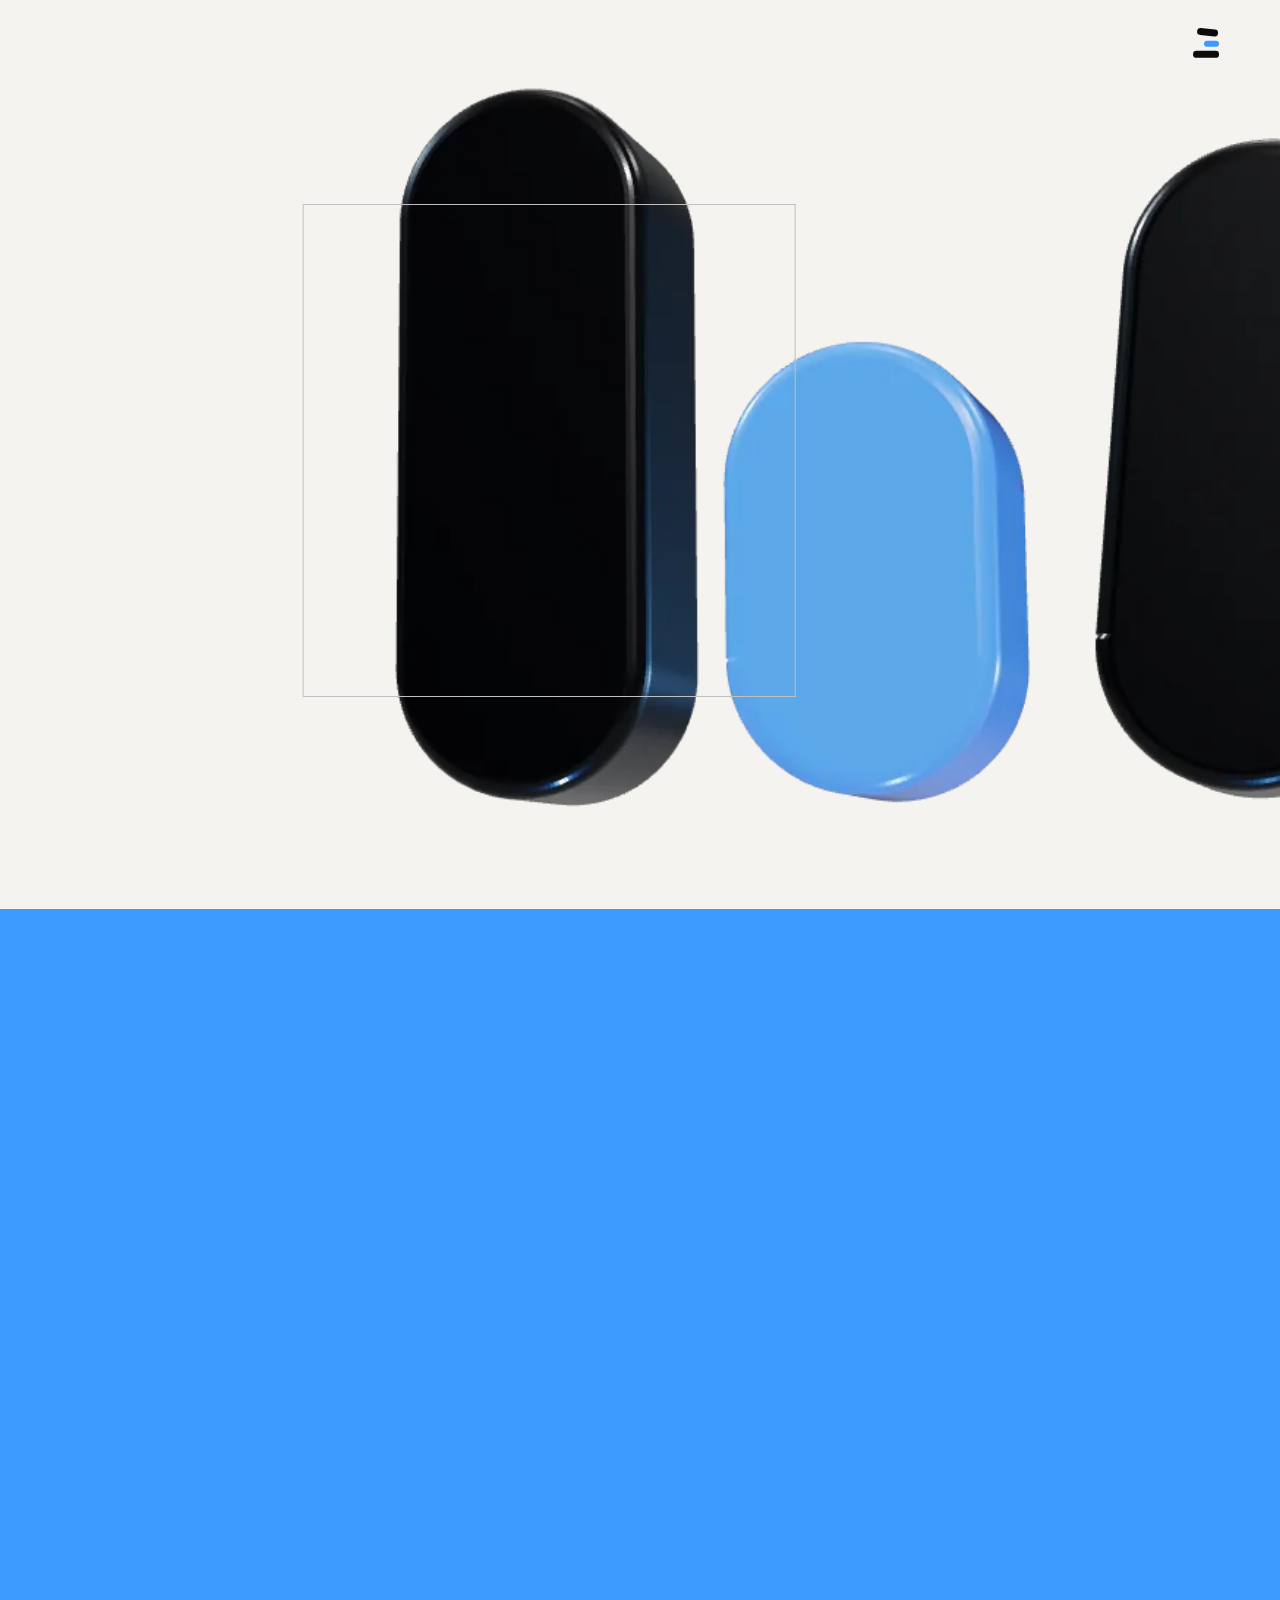
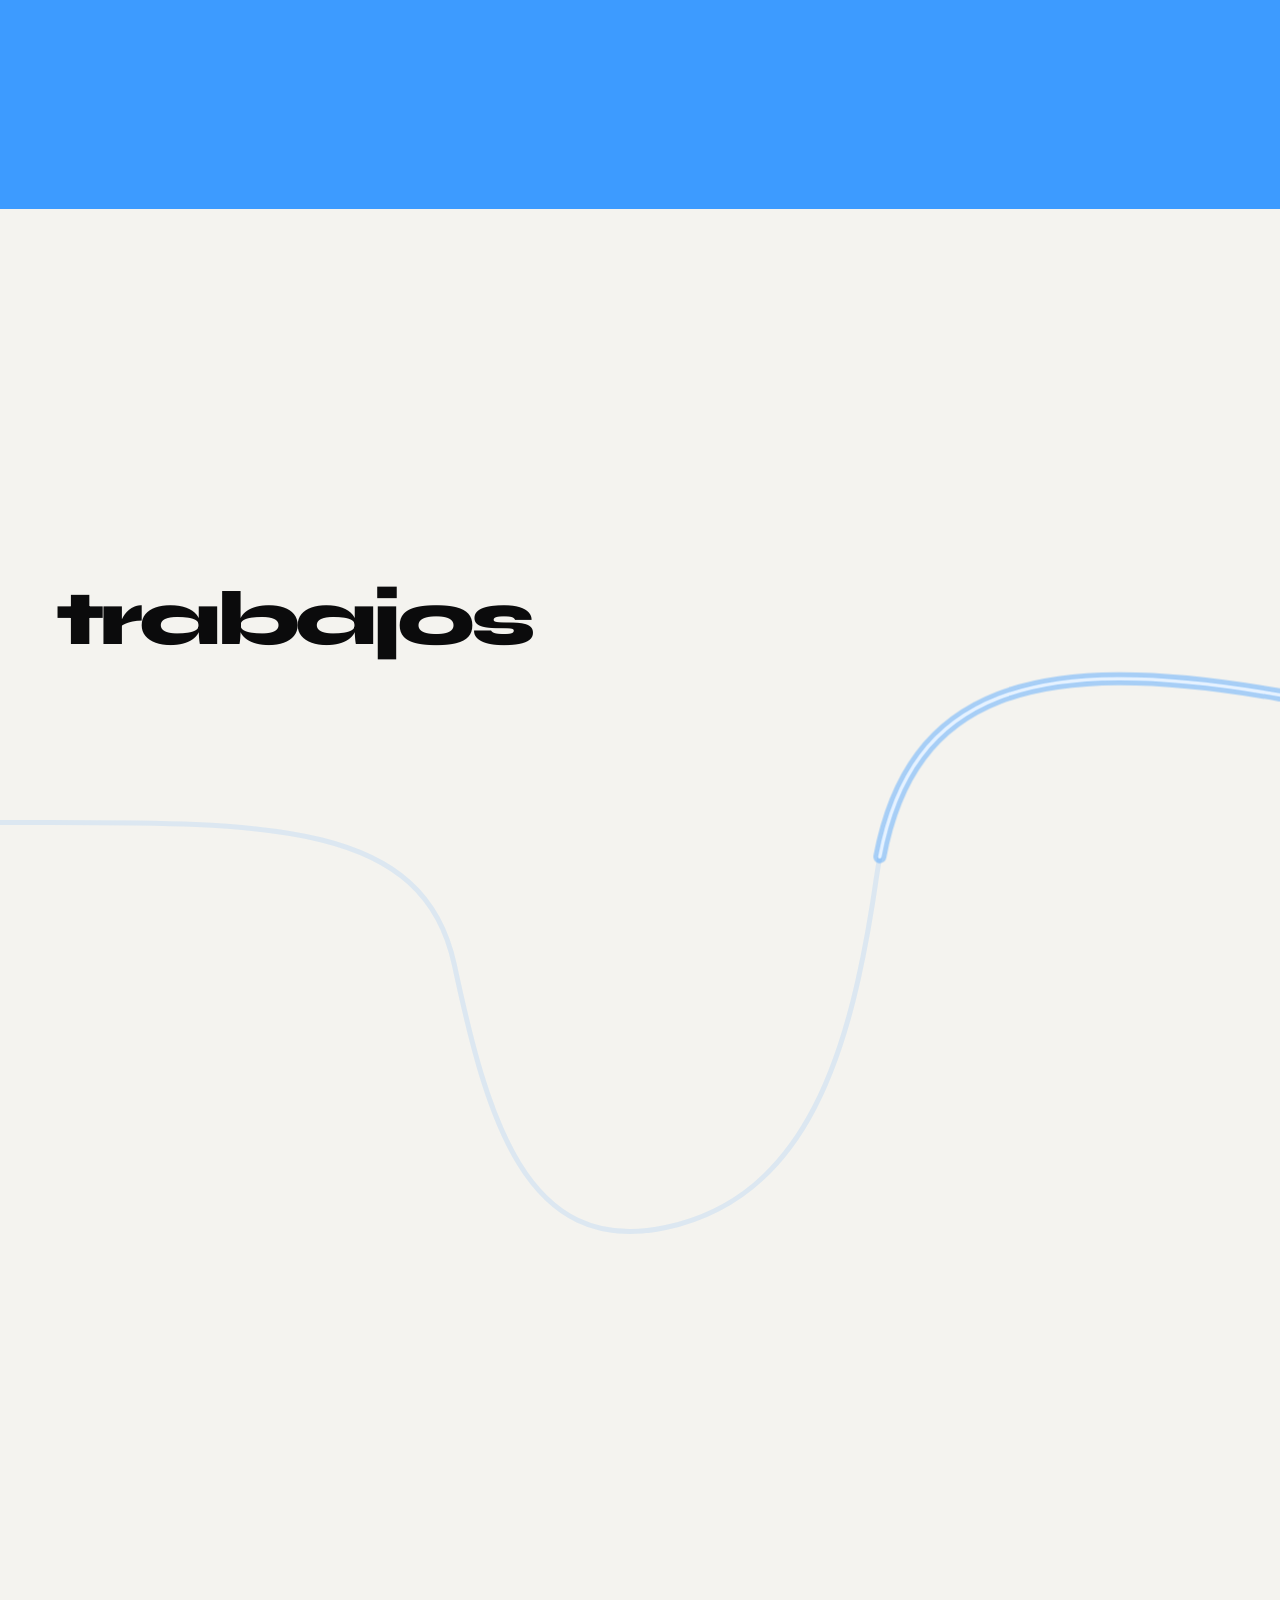
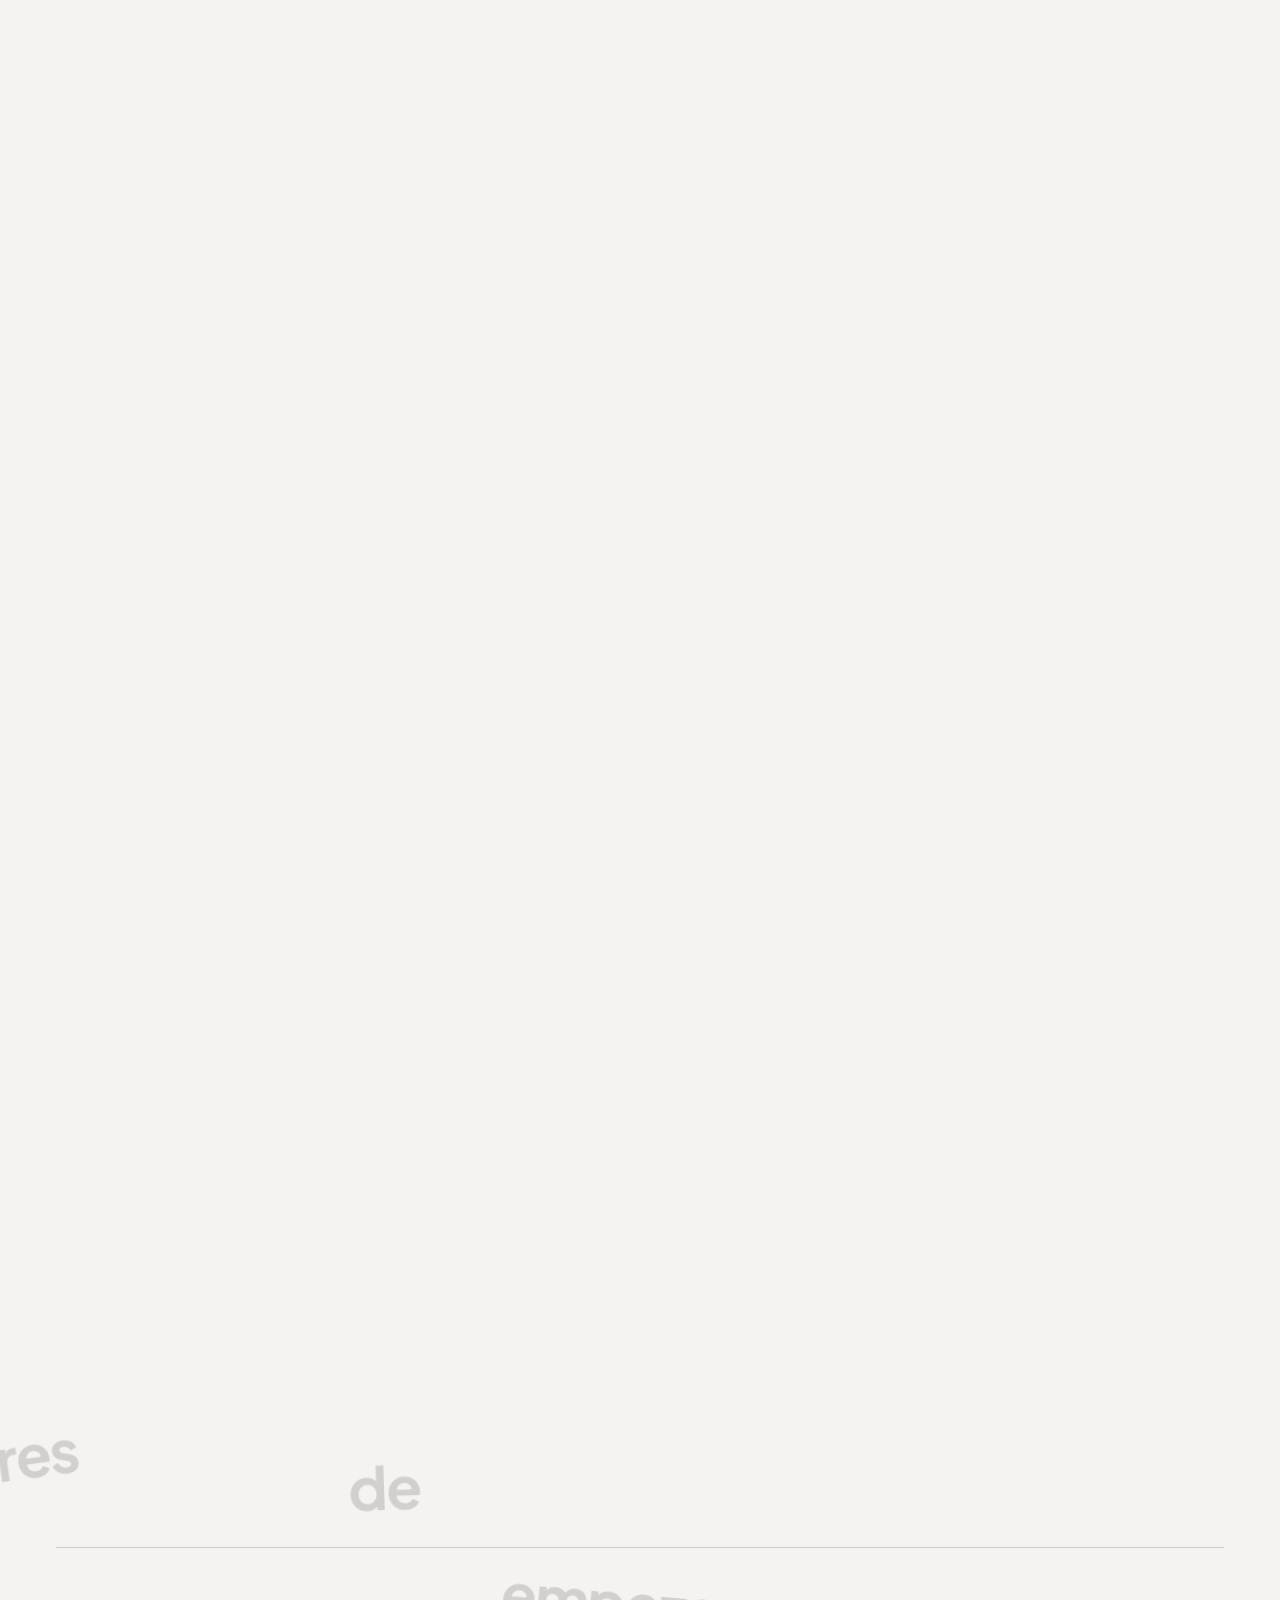
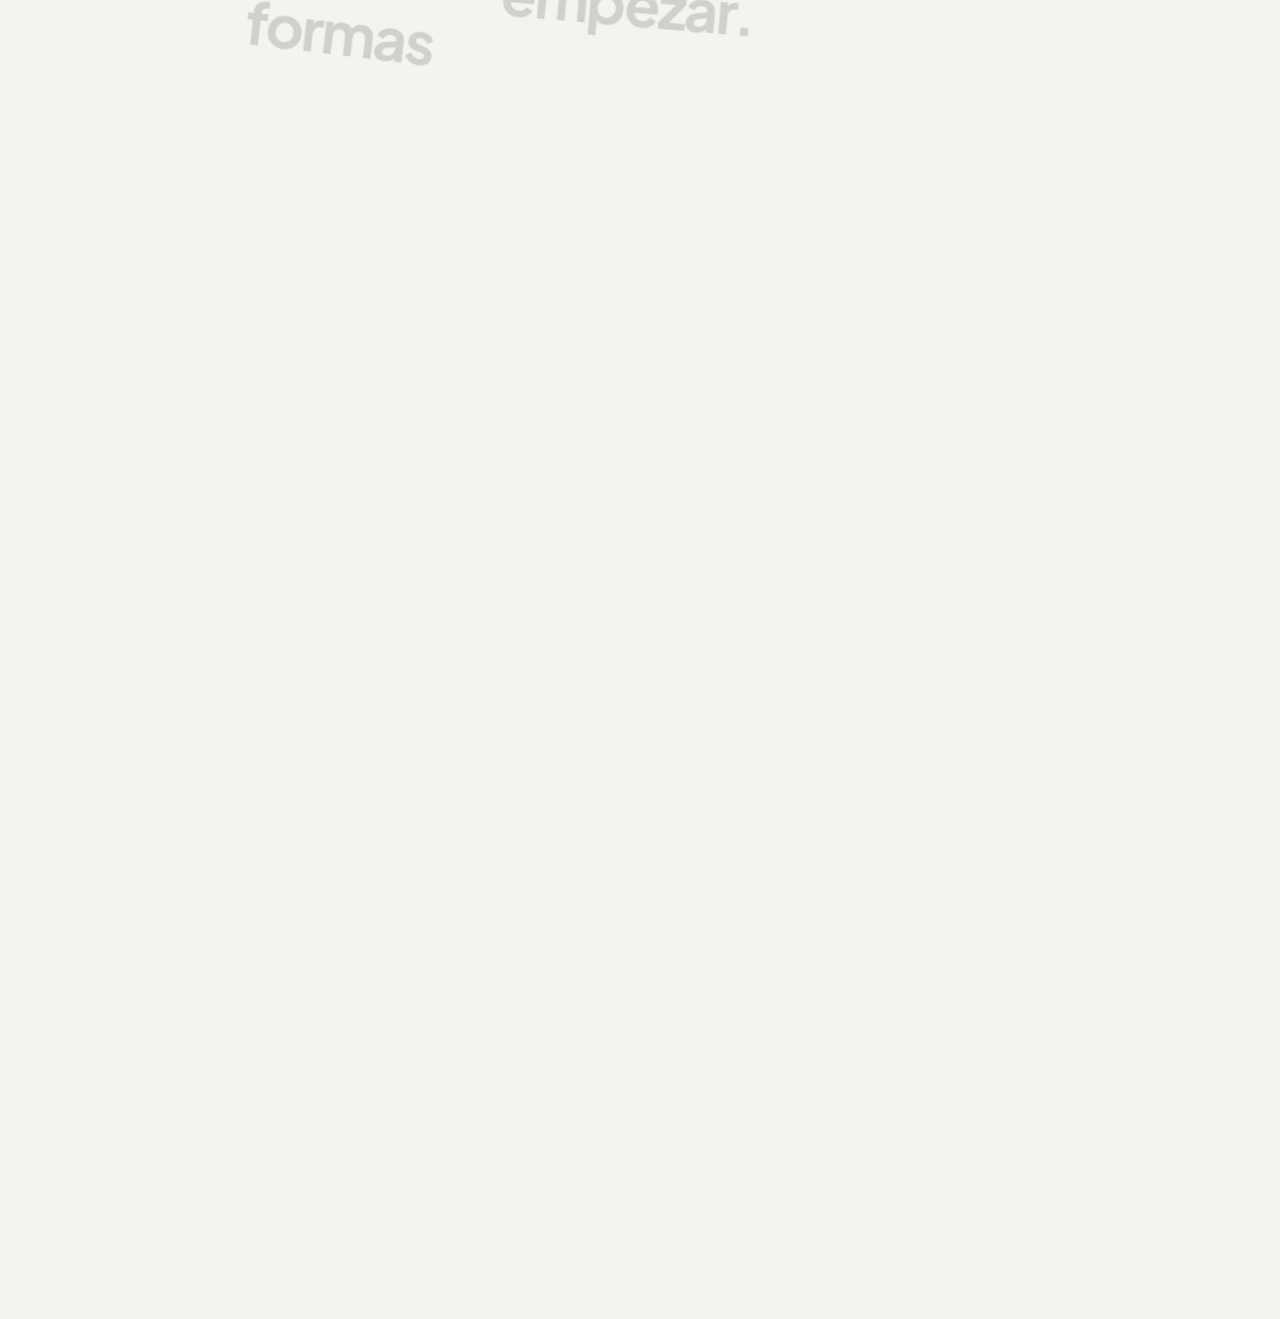
<file: index.html>
<!DOCTYPE html>
<html lang="es-MX">
<head>
<meta charset="utf-8">
<meta name="viewport" content="width=device-width,initial-scale=1,viewport-fit=cover">
<title>Loseel · Diseño de páginas web para negocios</title>
<meta name="description" content="Diseño y programo páginas web para negocios, desde cero. Cotiza tu página por WhatsApp.">
<meta name="robots" content="index,follow,max-image-preview:large">
<meta name="author" content="Roberto López">
<meta name="theme-color" content="#f4f3ef">
<link rel="canonical" href="https://portafolio.loseelwebs.workers.dev/">
<meta property="og:type" content="website">
<meta property="og:locale" content="es_MX">
<meta property="og:site_name" content="Loseel">
<meta property="og:title" content="Loseel · Diseño de páginas web para negocios">
<meta property="og:description" content="Diseño y programo páginas web para negocios, desde cero. Cotiza tu página por WhatsApp.">
<meta property="og:url" content="https://portafolio.loseelwebs.workers.dev/">
<meta property="og:image" content="https://portafolio.loseelwebs.workers.dev/img/og.jpg">
<meta name="twitter:card" content="summary_large_image">
<link rel="icon" href="favicon.ico" sizes="any">
<link rel="icon" href="img/favicon-32.png" type="image/png" sizes="32x32">
<link rel="apple-touch-icon" href="img/apple-touch-icon.png">
<link rel="preload" href="fonts/syne-latin-800-normal.woff2" as="font" type="font/woff2" crossorigin>
<link rel="preload" href="fonts/unbounded-latin-900-normal.woff2" as="font" type="font/woff2" crossorigin>
<link rel="preload" href="fonts/plus-jakarta-sans-latin-500-normal.woff2" as="font" type="font/woff2" crossorigin>
<link rel="stylesheet" href="css/estilo.css">
<script type="application/ld+json">{"@context": "https://schema.org", "@graph": [{"@type": "WebSite", "name": "Loseel", "url": "https://portafolio.loseelwebs.workers.dev/", "inLanguage": "es-MX"}, {"@type": "ProfessionalService", "name": "Loseel", "url": "https://portafolio.loseelwebs.workers.dev/", "image": "https://portafolio.loseelwebs.workers.dev/img/og.jpg", "logo": "https://portafolio.loseelwebs.workers.dev/img/apple-touch-icon.png", "description": "Diseño y desarrollo de páginas web para negocios.", "telephone": "+52 782 123 7103", "email": "loseelwebs@gmail.com", "areaServed": {"@type": "Country", "name": "México"}, "founder": {"@type": "Person", "name": "Roberto López", "jobTitle": "Diseñador y desarrollador web"}, "makesOffer": [{"@type": "Offer", "name": "Presencia", "description": "Para que te encuentren y te escriban."}, {"@type": "Offer", "name": "Con panel", "description": "Para cambiar precios, horarios y fotos tú mismo."}, {"@type": "Offer", "name": "A la medida", "description": "Para negocios que necesitan funciones propias, las que sean."}]}]}</script>
<script src="js/arranque.js"></script>
</head>
<body class="pag-inicio" data-pagina="inicio">
<div class="cursor" aria-hidden="true"><svg class="c-flecha" viewBox="0 0 28 28"><path d="M4 3 L4 23 L9.5 18 L13 26 L16.5 24.5 L13 16.8 L20.5 16.5 Z"/></svg><svg class="c-mano" viewBox="0 0 28 28"><path d="M11 3.5c1.1 0 2 .9 2 2V12h.5V10c0-1.1.9-2 2-2s2 .9 2 2v2.2c.3-.8 1-1.2 1.8-1.2 1.1 0 2 .9 2 2v1c.3-.4.8-.6 1.3-.6 1 0 1.9.8 1.9 1.9V20c0 3.6-2.9 6.5-6.5 6.5h-2.5c-2 0-3.8-1-5-2.6L6 18.6c-.6-.9-.4-2.1.5-2.7.8-.5 1.8-.4 2.5.3V5.5c0-1.1.9-2 2-2z"/></svg><span>ver</span></div>
<header class="cab">
  <a class="logo-mini" id="logoMini" href="./" aria-label="Loseel, ir al inicio"><span class="pal"><span class="marca">LOSEEL</span></span></a>
  <button type="button" class="menu-b" aria-expanded="false" aria-controls="menu" aria-label="Abrir el menú"><span class="barras" aria-hidden="true"><i></i><i></i><i></i></span></button>
</header>

<main id="top">
<section class="hero s-clara pre" id="inicio">
  <div class="hero-fijo">
    <h1 class="sr">Loseel · Diseño de páginas web para negocios</h1>
    <div class="hero-centro" id="heroCentro">
      <div class="hero-logo" id="heroLogo" aria-hidden="true"><span class="logo3d"><img class="l3a" src="img/logo3d-a.webp" alt="" width="1200" height="1200" fetchpriority="high"><img class="l3c" data-src="img/logo3d-c.webp" alt="" width="1600" height="1600"><img class="l3b" data-src="img/logo3d-b.webp" alt="" width="1800" height="1800"><i class="b3d-meta"></i></span><span class="nom"><span class="msk"><span class="lo"><span class="marca">LOSEEL</span></span></span></span><i class="brillo"></i></div>
    </div>
    <span class="hero-esq der" aria-hidden="true"><i></i></span>
    <i class="cortina" aria-hidden="true"></i>
  </div>
</section>

<section class="ruta s-negra" id="trabajos" aria-labelledby="t-trab">
  <div class="fijo">
    <div class="ruta-cab"><h2 class="gigante" id="t-trab">trabajos</h2></div>
    <svg aria-hidden="true"><path class="guia" d=""/><g class="neon"><path class="halo2" d=""/><path class="halo1" d=""/><path class="trazo" d=""/></g></svg>
    <span class="punta" aria-hidden="true"></span>
    <article class="hito"><a href="trabajos/hidroalerta.html"><span class="eti">Proyecto escolar · 2026</span><h3>HidroAlerta</h3><div class="im"><img src="img/hx-pc-inicio.jpg" alt="HidroAlerta Río Cazones" loading="lazy" width="520" height="325"></div><span class="ver">Ver proyecto</span></a></article><article class="hito"><a href="trabajos/team-k1.html"><span class="eti">Cliente · 2026</span><h3>Team <span class="nw">K-1</span></h3><div class="im"><img src="img/k1-pc-inicio.jpg" alt="Academia Team K-1" loading="lazy" width="520" height="325"></div><span class="ver">Ver proyecto</span></a></article><article class="hito"><a href="trabajos/punto-de-venta.html"><span class="eti">Producto propio · 2026</span><h3>Punto de venta</h3><div class="im"><img src="img/pos-pc-venta.jpg" alt="Loseel · Punto de venta" loading="lazy" width="520" height="325"></div><span class="ver">Ver proyecto</span></a></article>
  </div>
</section>

<section class="sec s-clara" id="servicios">
  <span class="rot" data-sube>Servicios</span>
  <h2 class="grande" data-disperso>Tres formas de empezar.</h2>
  <nav class="lista-serv" aria-label="Paquetes"><a href="servicios.html#presencia" data-sube style="--d:0.00s"><b>Presencia</b><span>Para que te encuentren y te escriban.</span></a><a href="servicios.html#con-panel" data-sube style="--d:0.08s"><b>Con panel</b><span>Para cambiar precios, horarios y fotos tú mismo.</span></a><a href="servicios.html#a-la-medida" data-sube style="--d:0.16s"><b>A la medida</b><span>Para negocios que necesitan funciones propias, las que sean.</span></a></nav>
</section>

</main>

<footer class="pie" id="pie">
  <i class="pie-calor" aria-hidden="true"><i></i></i>
  <div class="pie-meta">
    <a class="pie-marca" href="./" aria-label="Loseel, volver al inicio"><svg class="pie-barras" viewBox="0 0 40 32" aria-hidden="true"><rect x="4" y="4" width="8" height="24" rx="4" fill="currentColor"/><rect x="16" y="14" width="8" height="14" rx="4" fill="#3d9bff"/><rect x="28" y="8" width="8" height="20" rx="4" fill="currentColor" transform="rotate(6 32 28)"/></svg><span><span class="marca">LOSEEL</span></span><small>Roberto López</small></a>
    <span class="pie-centro">Diseño y desarrollo web</span>
  </div>
  <div class="pie-datos">
    <div class="pie-col"><small>WhatsApp</small><a href="https://wa.me/527821237103?text=Hola%20Roberto%2C%20vi%20tu%20portafolio%20y%20me%20gustar%C3%ADa%20platicar%20sobre%20una%20p%C3%A1gina%20para%20mi%20negocio." target="_blank" rel="noopener">782 123 7103</a><small>Correo</small><a href="mailto:loseelwebs@gmail.com">loseelwebs@gmail.com</a></div>
    <div class="pie-col der"><small>Páginas</small><p class="pie-nav"><a href="./#trabajos">Trabajos</a><a href="servicios.html">Servicios</a><a href="sobre-mi.html">Sobre mí</a><a href="contacto.html">Contacto</a></p></div>
  </div>
  <div class="pie-medio">
    <a class="btn azul" href="https://wa.me/527821237103?text=Hola%20Roberto%2C%20vi%20tu%20portafolio%20y%20quiero%20cotizar%20una%20p%C3%A1gina%20para%20mi%20negocio.%20Te%20cuento%3A" target="_blank" rel="noopener"><svg viewBox="0 0 24 24" aria-hidden="true"><use href="#i-wa"/></svg><span>Cotiza tu página</span></a>
  </div>
  <div class="pie-gigante" aria-hidden="true">
    <div class="pie-nombre"><span class="marca">LOSEEL</span></div>
    <div class="pie-3d"></div>
  </div>
  <div class="pie-bajo"><span>© 2026 Loseel · Roberto López</span></div>
</footer>
<dialog class="menu" id="menu" aria-label="Menú"><div class="vidrio">
  <div class="menu-cab"><span class="menu-logo"><span class="barras" aria-hidden="true"><i></i><i></i><i></i></span><span class="marca">LOSEEL</span></span><button type="button" class="cerrar-m" data-cerrar aria-label="Cerrar el menú"><svg viewBox="0 0 24 24"><use href="#i-x"/></svg></button></div>
  <nav class="menu-links" aria-label="Páginas"><a href="./" class=actual aria-current=page>Inicio</a><a href="./#trabajos">Trabajos</a><a href="servicios.html">Servicios</a><a href="sobre-mi.html">Sobre mí</a><a href="contacto.html">Contacto</a></nav>
  <div class="menu-pie">
    <a class="btn" href="https://wa.me/527821237103?text=Hola%20Roberto%2C%20vi%20tu%20portafolio%20y%20me%20gustar%C3%ADa%20platicar%20sobre%20una%20p%C3%A1gina%20para%20mi%20negocio." target="_blank" rel="noopener"><svg viewBox="0 0 24 24" aria-hidden="true"><use href="#i-wa"/></svg><span>WhatsApp 782 123 7103</span></a>
    <div class="menu-datos"><a href="mailto:loseelwebs@gmail.com">loseelwebs@gmail.com</a><span>México</span></div>
  </div>
</div></dialog>
<div class="velo" aria-hidden="true"></div>
<div class="aviso" role="status"></div>
<dialog class="visor" id="visor" aria-label="Imagen ampliada"><img alt=""><p></p></dialog>
<svg width="0" height="0" style="position:absolute" aria-hidden="true">
  <symbol id="i-flecha" viewBox="0 0 24 24"><path d="M7 17 17 7M8 7h9v9" fill="none" stroke="currentColor" stroke-width="2" stroke-linecap="round" stroke-linejoin="round"/></symbol>
  <symbol id="i-der" viewBox="0 0 24 24"><path d="M3 12h17M14 6l6 6-6 6" fill="none" stroke="currentColor" stroke-width="1.6" stroke-linecap="round" stroke-linejoin="round"/></symbol>
  <symbol id="i-x" viewBox="0 0 24 24"><path d="M6 6l12 12M18 6 6 18" fill="none" stroke="currentColor" stroke-width="2" stroke-linecap="round"/></symbol>
  <symbol id="i-wa" viewBox="0 0 24 24"><path fill="currentColor" d="M12 2a10 10 0 0 0-8.6 15.1L2 22l5-1.3A10 10 0 1 0 12 2zm0 18.2a8.2 8.2 0 0 1-4.2-1.2l-.3-.2-3 .8.8-2.9-.2-.3A8.2 8.2 0 1 1 12 20.2zm4.5-6.1c-.2-.1-1.5-.7-1.7-.8s-.4-.1-.6.1-.7.8-.8 1-.3.2-.5.1a6.7 6.7 0 0 1-3.3-2.9c-.2-.4.2-.4.7-1.3.1-.2 0-.3 0-.4l-.8-1.8c-.2-.5-.4-.4-.6-.4h-.5a1 1 0 0 0-.7.3 3 3 0 0 0-.9 2.2 5.2 5.2 0 0 0 1.1 2.7 11.9 11.9 0 0 0 4.6 4c1.7.7 2.4.8 3.2.7a2.8 2.8 0 0 0 1.8-1.3 2.3 2.3 0 0 0 .2-1.3c-.1-.1-.2-.2-.5-.3z"/></symbol>
</svg>
<script src="js/lenis.min.js"></script>
<script src="js/comun.js"></script>
<script src="js/inicio.js"></script>
</body>
</html>
</file>
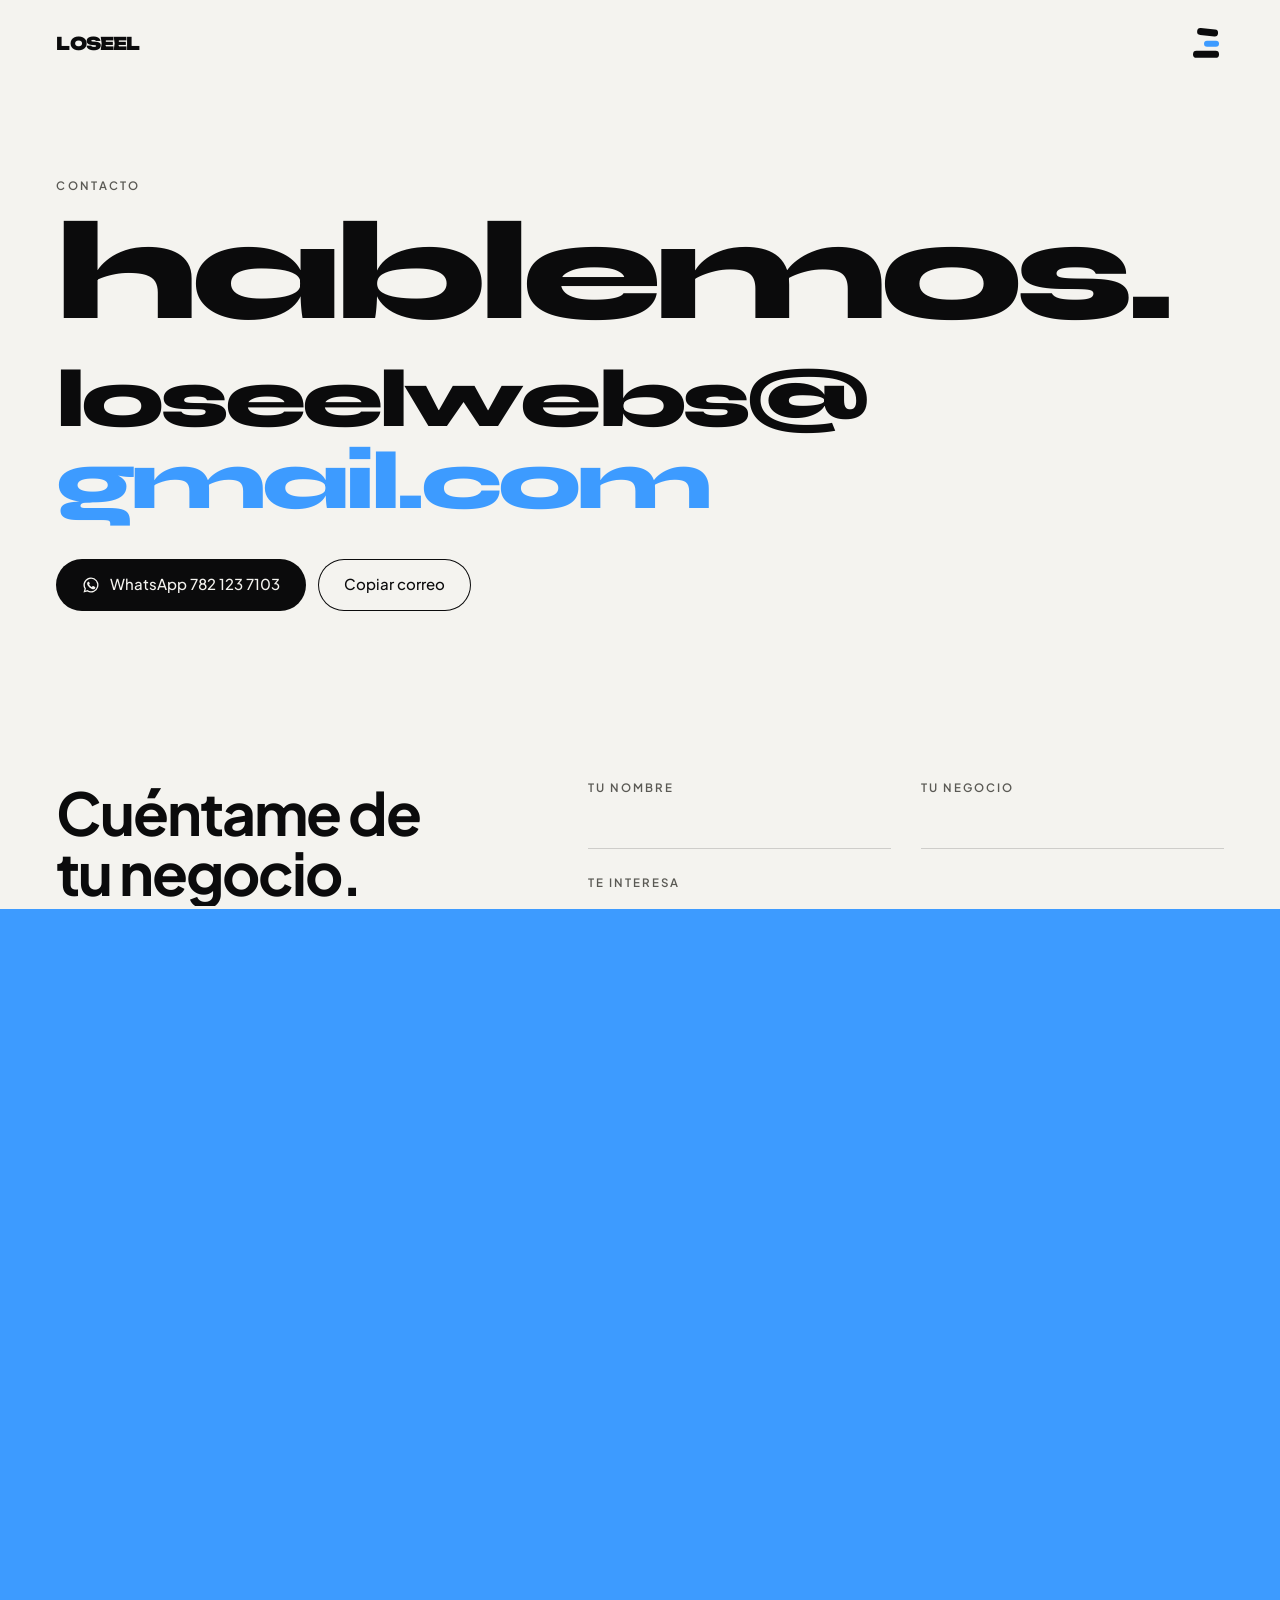
<file: contacto.html>
<!DOCTYPE html>
<html lang="es-MX">
<head>
<meta charset="utf-8">
<meta name="viewport" content="width=device-width,initial-scale=1,viewport-fit=cover">
<title>Contacto · Loseel</title>
<meta name="description" content="Escríbeme por WhatsApp al 782 123 7103 o a loseelwebs@gmail.com.">
<meta name="robots" content="index,follow,max-image-preview:large">
<meta name="author" content="Roberto López">
<meta name="theme-color" content="#f4f3ef">
<link rel="canonical" href="https://portafolio.loseelwebs.workers.dev/contacto.html">
<meta property="og:type" content="website">
<meta property="og:locale" content="es_MX">
<meta property="og:site_name" content="Loseel">
<meta property="og:title" content="Contacto · Loseel">
<meta property="og:description" content="Escríbeme por WhatsApp al 782 123 7103 o a loseelwebs@gmail.com.">
<meta property="og:url" content="https://portafolio.loseelwebs.workers.dev/contacto.html">
<meta property="og:image" content="https://portafolio.loseelwebs.workers.dev/img/og.jpg">
<meta name="twitter:card" content="summary_large_image">
<link rel="icon" href="favicon.ico" sizes="any">
<link rel="icon" href="img/favicon-32.png" type="image/png" sizes="32x32">
<link rel="apple-touch-icon" href="img/apple-touch-icon.png">
<link rel="preload" href="fonts/syne-latin-800-normal.woff2" as="font" type="font/woff2" crossorigin>
<link rel="preload" href="fonts/unbounded-latin-900-normal.woff2" as="font" type="font/woff2" crossorigin>
<link rel="preload" href="fonts/plus-jakarta-sans-latin-500-normal.woff2" as="font" type="font/woff2" crossorigin>
<link rel="stylesheet" href="css/estilo.css">
<script src="js/arranque.js"></script>
</head>
<body class="pag-contacto" data-pagina="contacto">
<div class="cursor" aria-hidden="true"><svg class="c-flecha" viewBox="0 0 28 28"><path d="M4 3 L4 23 L9.5 18 L13 26 L16.5 24.5 L13 16.8 L20.5 16.5 Z"/></svg><svg class="c-mano" viewBox="0 0 28 28"><path d="M11 3.5c1.1 0 2 .9 2 2V12h.5V10c0-1.1.9-2 2-2s2 .9 2 2v2.2c.3-.8 1-1.2 1.8-1.2 1.1 0 2 .9 2 2v1c.3-.4.8-.6 1.3-.6 1 0 1.9.8 1.9 1.9V20c0 3.6-2.9 6.5-6.5 6.5h-2.5c-2 0-3.8-1-5-2.6L6 18.6c-.6-.9-.4-2.1.5-2.7.8-.5 1.8-.4 2.5.3V5.5c0-1.1.9-2 2-2z"/></svg><span>ver</span></div>
<header class="cab">
  <a class="logo-mini" id="logoMini" href="./" aria-label="Loseel, ir al inicio"><span class="pal"><span class="marca">LOSEEL</span></span></a>
  <button type="button" class="menu-b" aria-expanded="false" aria-controls="menu" aria-label="Abrir el menú"><span class="barras" aria-hidden="true"><i></i><i></i><i></i></span></button>
</header>

<main id="top">
<section class="cab-pag s-clara">
  <span class="rot" data-sube>Contacto</span>
  <h1 class="gigante" data-ap><span class="linea-t"><span style="--i:0">hablemos.</span></span></h1>
  <a class="correo" href="mailto:loseelwebs@gmail.com" data-sube style="--d:.2s" aria-label="Escríbeme a loseelwebs@gmail.com"><span class="c1" aria-hidden="true">loseelwebs@</span><span class="c2" aria-hidden="true">gmail.com</span></a>
  <div class="vias" data-sube style="--d:.3s"><a class="btn mag" href="https://wa.me/527821237103?text=Hola%20Roberto%2C%20vi%20tu%20portafolio%20y%20me%20gustar%C3%ADa%20platicar%20sobre%20una%20p%C3%A1gina%20para%20mi%20negocio." target="_blank" rel="noopener"><svg viewBox="0 0 24 24" aria-hidden="true"><use href="#i-wa"/></svg><span>WhatsApp 782 123 7103</span></a><button type="button" class="btn linea mag" data-copiar="loseelwebs@gmail.com"><span>Copiar correo</span></button></div>
</section>
<section class="sec s-negra">
  <div class="dos-col">
    <h2 class="grande" data-ap><span class="linea-t"><span style="--i:0">Cuéntame de</span></span><span class="linea-t"><span style="--i:1">tu negocio.</span></span></h2>
    <form class="form" id="form" novalidate data-sube>
      <label class="campo">Tu nombre<input name="nombre" autocomplete="name"></label>
      <label class="campo">Tu negocio<input name="negocio" autocomplete="organization"></label>
      <label class="campo ancho">Te interesa<select name="paquete"><option>Todavía no sé</option><option>Presencia</option><option>Con panel</option><option>A la medida</option></select></label>
      <label class="campo ancho">Mensaje<textarea name="mensaje" rows="3"></textarea></label>
      <button class="btn azul mag" type="submit"><svg viewBox="0 0 24 24" aria-hidden="true"><use href="#i-wa"/></svg><span>Enviar por WhatsApp</span></button>
    </form>
  </div>
</section>
</main>

<footer class="pie" id="pie">
  <i class="pie-calor" aria-hidden="true"><i></i></i>
  <div class="pie-meta">
    <a class="pie-marca" href="./" aria-label="Loseel, volver al inicio"><svg class="pie-barras" viewBox="0 0 40 32" aria-hidden="true"><rect x="4" y="4" width="8" height="24" rx="4" fill="currentColor"/><rect x="16" y="14" width="8" height="14" rx="4" fill="#3d9bff"/><rect x="28" y="8" width="8" height="20" rx="4" fill="currentColor" transform="rotate(6 32 28)"/></svg><span><span class="marca">LOSEEL</span></span><small>Roberto López</small></a>
    <span class="pie-centro">Diseño y desarrollo web</span>
  </div>
  <div class="pie-datos">
    <div class="pie-col"><small>WhatsApp</small><a href="https://wa.me/527821237103?text=Hola%20Roberto%2C%20vi%20tu%20portafolio%20y%20me%20gustar%C3%ADa%20platicar%20sobre%20una%20p%C3%A1gina%20para%20mi%20negocio." target="_blank" rel="noopener">782 123 7103</a><small>Correo</small><a href="mailto:loseelwebs@gmail.com">loseelwebs@gmail.com</a></div>
    <div class="pie-col der"><small>Páginas</small><p class="pie-nav"><a href="./#trabajos">Trabajos</a><a href="servicios.html">Servicios</a><a href="sobre-mi.html">Sobre mí</a><a href="contacto.html">Contacto</a></p></div>
  </div>
  <div class="pie-medio">
    <a class="btn azul" href="https://wa.me/527821237103?text=Hola%20Roberto%2C%20vi%20tu%20portafolio%20y%20quiero%20cotizar%20una%20p%C3%A1gina%20para%20mi%20negocio.%20Te%20cuento%3A" target="_blank" rel="noopener"><svg viewBox="0 0 24 24" aria-hidden="true"><use href="#i-wa"/></svg><span>Cotiza tu página</span></a>
  </div>
  <div class="pie-gigante" aria-hidden="true">
    <div class="pie-nombre"><span class="marca">LOSEEL</span></div>
    <div class="pie-3d"></div>
  </div>
  <div class="pie-bajo"><span>© 2026 Loseel · Roberto López</span></div>
</footer>
<dialog class="menu" id="menu" aria-label="Menú"><div class="vidrio">
  <div class="menu-cab"><span class="menu-logo"><span class="barras" aria-hidden="true"><i></i><i></i><i></i></span><span class="marca">LOSEEL</span></span><button type="button" class="cerrar-m" data-cerrar aria-label="Cerrar el menú"><svg viewBox="0 0 24 24"><use href="#i-x"/></svg></button></div>
  <nav class="menu-links" aria-label="Páginas"><a href="./">Inicio</a><a href="./#trabajos">Trabajos</a><a href="servicios.html">Servicios</a><a href="sobre-mi.html">Sobre mí</a><a href="contacto.html" class=actual aria-current=page>Contacto</a></nav>
  <div class="menu-pie">
    <a class="btn" href="https://wa.me/527821237103?text=Hola%20Roberto%2C%20vi%20tu%20portafolio%20y%20me%20gustar%C3%ADa%20platicar%20sobre%20una%20p%C3%A1gina%20para%20mi%20negocio." target="_blank" rel="noopener"><svg viewBox="0 0 24 24" aria-hidden="true"><use href="#i-wa"/></svg><span>WhatsApp 782 123 7103</span></a>
    <div class="menu-datos"><a href="mailto:loseelwebs@gmail.com">loseelwebs@gmail.com</a><span>México</span></div>
  </div>
</div></dialog>
<div class="velo" aria-hidden="true"></div>
<div class="aviso" role="status"></div>
<dialog class="visor" id="visor" aria-label="Imagen ampliada"><img alt=""><p></p></dialog>
<svg width="0" height="0" style="position:absolute" aria-hidden="true">
  <symbol id="i-flecha" viewBox="0 0 24 24"><path d="M7 17 17 7M8 7h9v9" fill="none" stroke="currentColor" stroke-width="2" stroke-linecap="round" stroke-linejoin="round"/></symbol>
  <symbol id="i-der" viewBox="0 0 24 24"><path d="M3 12h17M14 6l6 6-6 6" fill="none" stroke="currentColor" stroke-width="1.6" stroke-linecap="round" stroke-linejoin="round"/></symbol>
  <symbol id="i-x" viewBox="0 0 24 24"><path d="M6 6l12 12M18 6 6 18" fill="none" stroke="currentColor" stroke-width="2" stroke-linecap="round"/></symbol>
  <symbol id="i-wa" viewBox="0 0 24 24"><path fill="currentColor" d="M12 2a10 10 0 0 0-8.6 15.1L2 22l5-1.3A10 10 0 1 0 12 2zm0 18.2a8.2 8.2 0 0 1-4.2-1.2l-.3-.2-3 .8.8-2.9-.2-.3A8.2 8.2 0 1 1 12 20.2zm4.5-6.1c-.2-.1-1.5-.7-1.7-.8s-.4-.1-.6.1-.7.8-.8 1-.3.2-.5.1a6.7 6.7 0 0 1-3.3-2.9c-.2-.4.2-.4.7-1.3.1-.2 0-.3 0-.4l-.8-1.8c-.2-.5-.4-.4-.6-.4h-.5a1 1 0 0 0-.7.3 3 3 0 0 0-.9 2.2 5.2 5.2 0 0 0 1.1 2.7 11.9 11.9 0 0 0 4.6 4c1.7.7 2.4.8 3.2.7a2.8 2.8 0 0 0 1.8-1.3 2.3 2.3 0 0 0 .2-1.3c-.1-.1-.2-.2-.5-.3z"/></symbol>
</svg>
<script src="js/lenis.min.js"></script>
<script src="js/comun.js"></script>
</body>
</html>
</file>
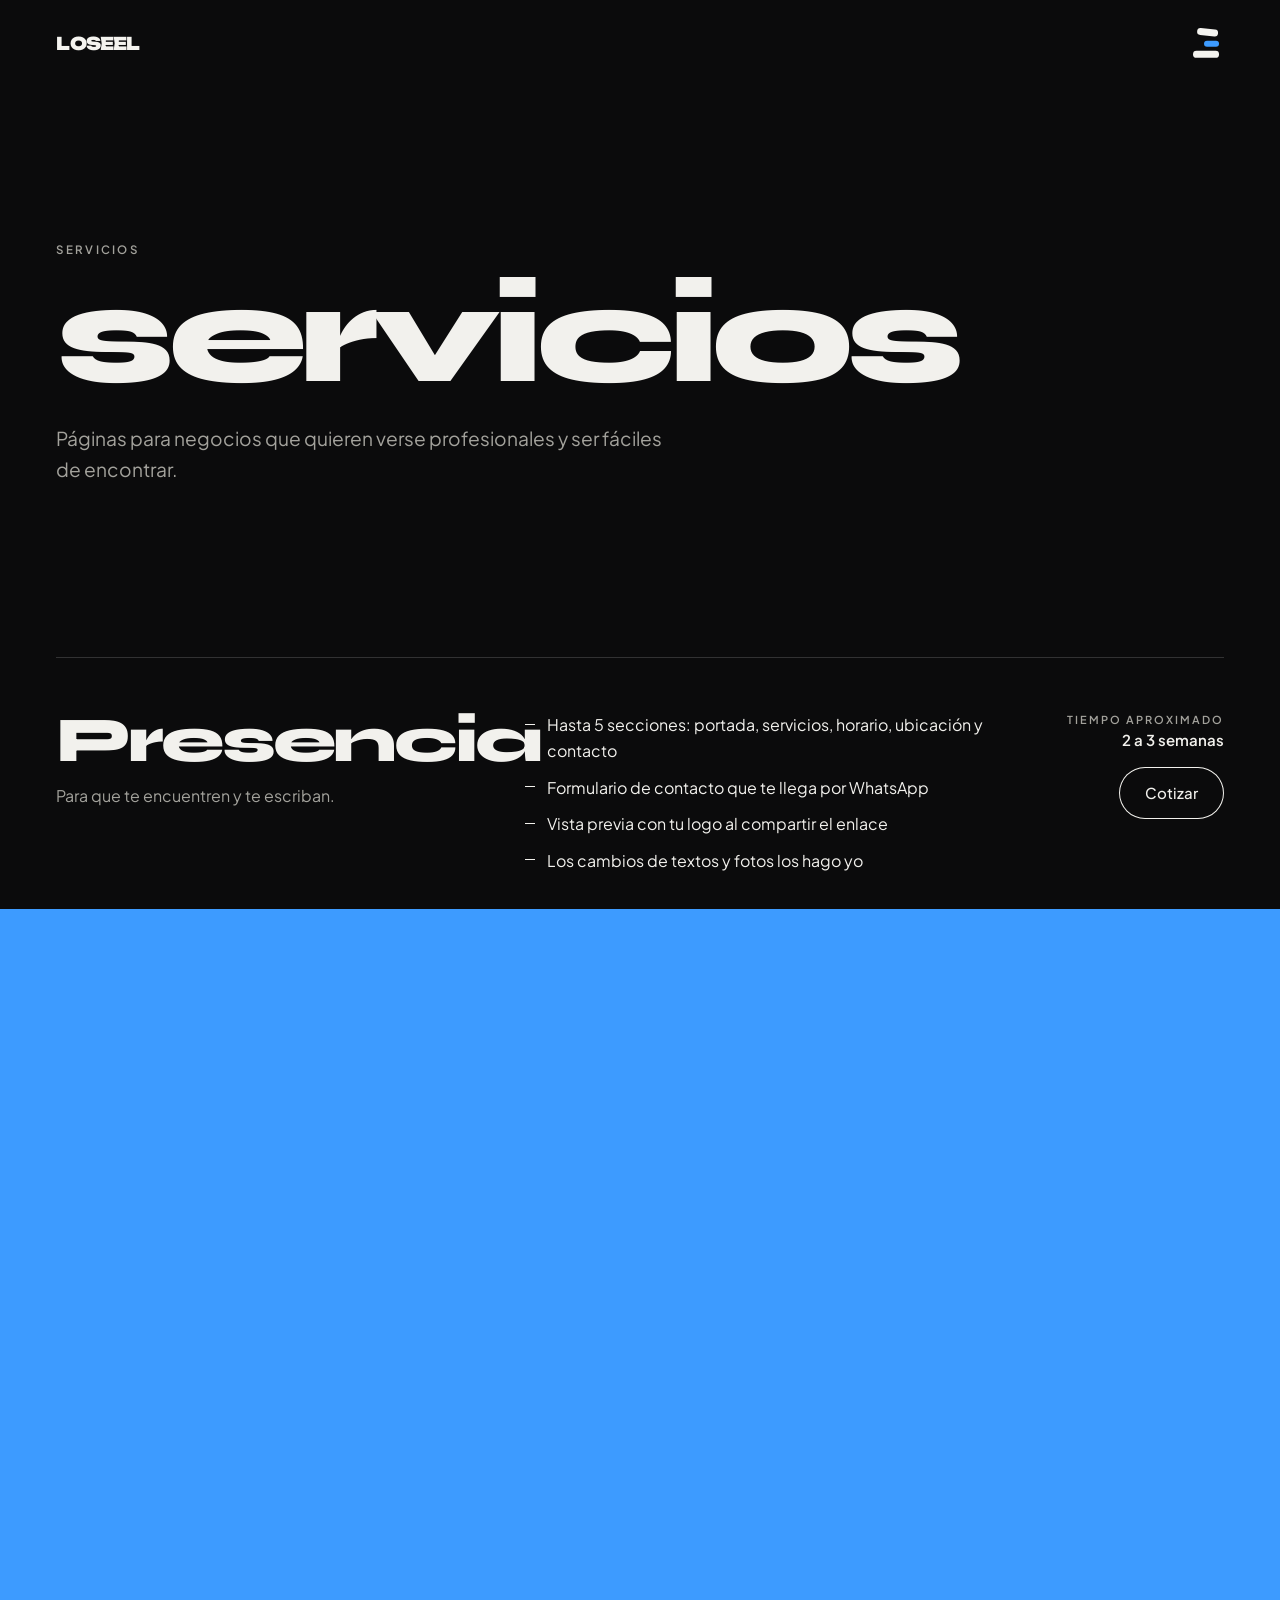
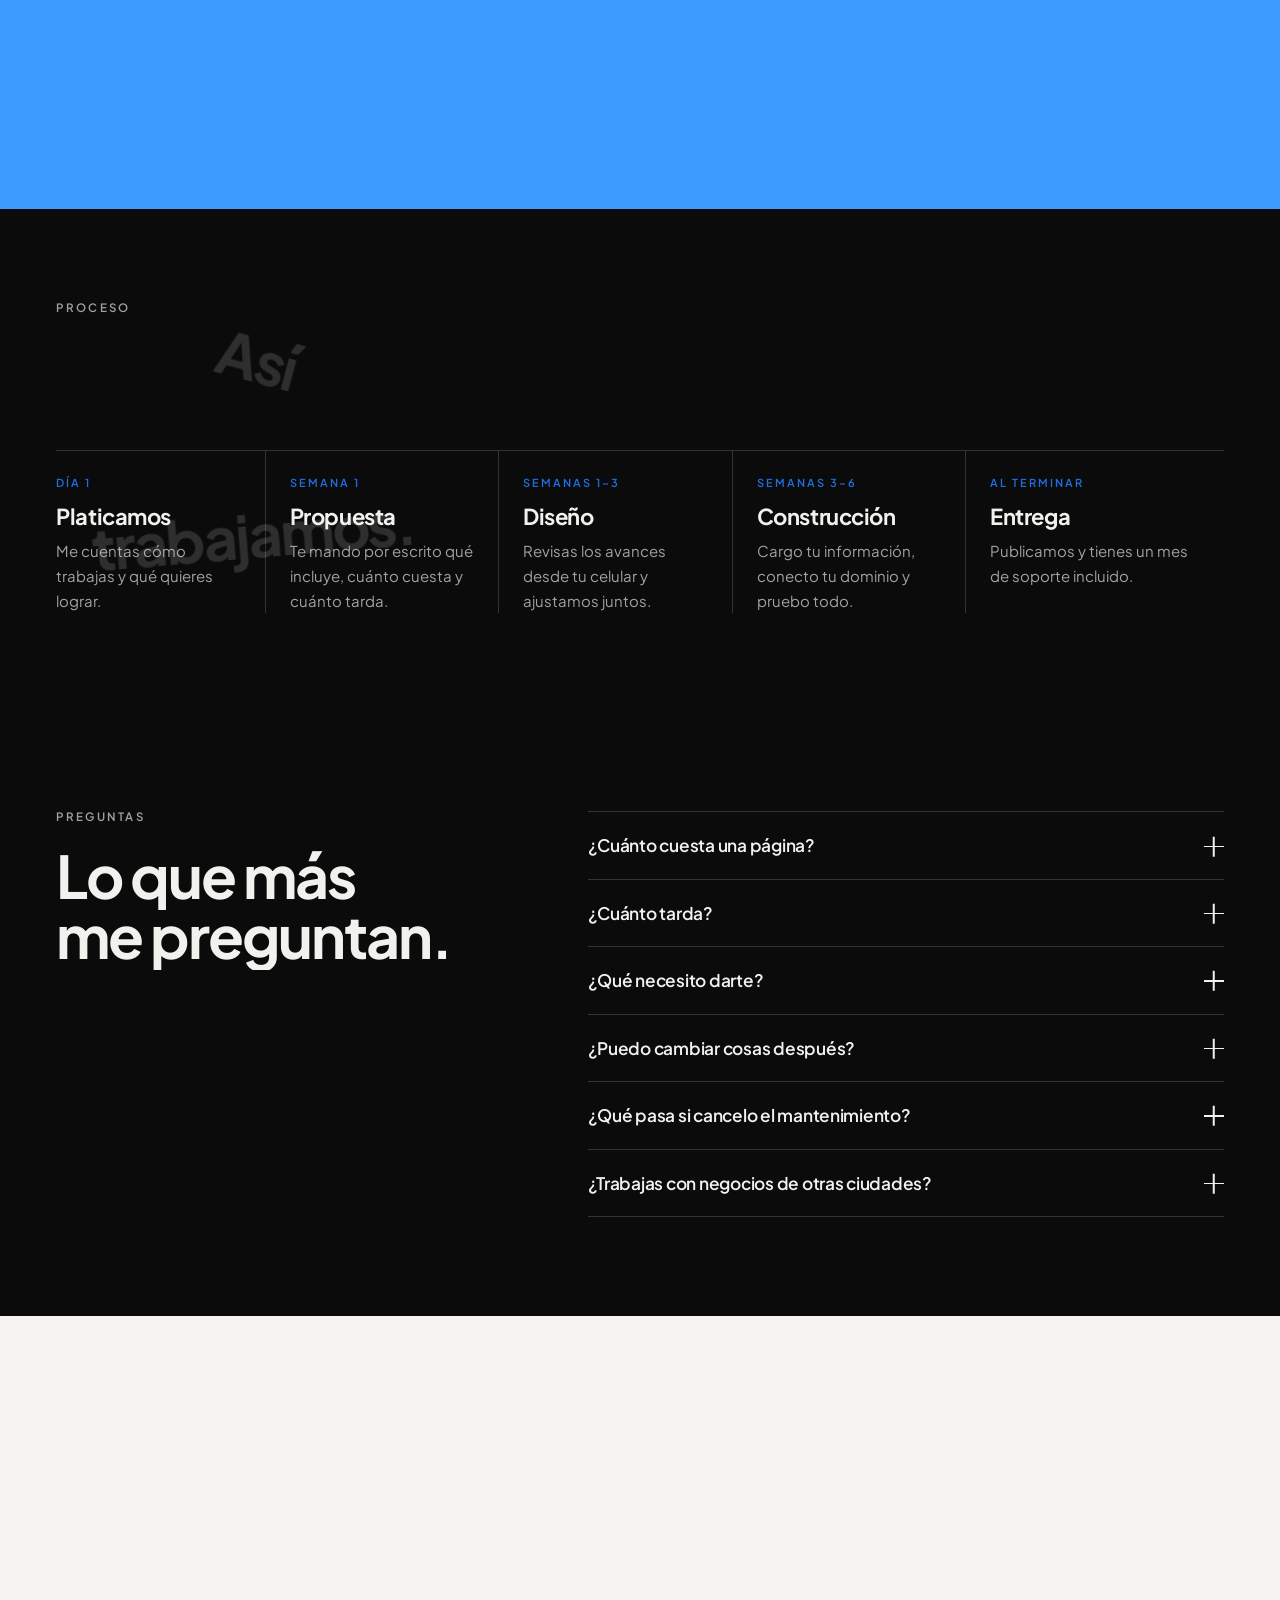
<file: servicios.html>
<!DOCTYPE html>
<html lang="es-MX">
<head>
<meta charset="utf-8">
<meta name="viewport" content="width=device-width,initial-scale=1,viewport-fit=cover">
<title>Servicios · Loseel</title>
<meta name="description" content="Tres formas de tener la página de tu negocio: Presencia, Con panel y A la medida. Precio cerrado por escrito.">
<meta name="robots" content="index,follow,max-image-preview:large">
<meta name="author" content="Roberto López">
<meta name="theme-color" content="#f4f3ef">
<link rel="canonical" href="https://portafolio.loseelwebs.workers.dev/servicios.html">
<meta property="og:type" content="website">
<meta property="og:locale" content="es_MX">
<meta property="og:site_name" content="Loseel">
<meta property="og:title" content="Servicios · Loseel">
<meta property="og:description" content="Tres formas de tener la página de tu negocio: Presencia, Con panel y A la medida. Precio cerrado por escrito.">
<meta property="og:url" content="https://portafolio.loseelwebs.workers.dev/servicios.html">
<meta property="og:image" content="https://portafolio.loseelwebs.workers.dev/img/og.jpg">
<meta name="twitter:card" content="summary_large_image">
<link rel="icon" href="favicon.ico" sizes="any">
<link rel="icon" href="img/favicon-32.png" type="image/png" sizes="32x32">
<link rel="apple-touch-icon" href="img/apple-touch-icon.png">
<link rel="preload" href="fonts/syne-latin-800-normal.woff2" as="font" type="font/woff2" crossorigin>
<link rel="preload" href="fonts/unbounded-latin-900-normal.woff2" as="font" type="font/woff2" crossorigin>
<link rel="preload" href="fonts/plus-jakarta-sans-latin-500-normal.woff2" as="font" type="font/woff2" crossorigin>
<link rel="stylesheet" href="css/estilo.css">
<script type="application/ld+json">{"@context": "https://schema.org", "@type": "FAQPage", "mainEntity": [{"@type": "Question", "name": "¿Cuánto cuesta una página?", "acceptedAnswer": {"@type": "Answer", "text": "Depende de cuántas secciones lleva y si quieres panel o una función especial. Después de platicar te mando un precio cerrado por escrito. Aparte se paga el dominio cada año y un mantenimiento mensual."}}, {"@type": "Question", "name": "¿Cuánto tarda?", "acceptedAnswer": {"@type": "Answer", "text": "Entre 2 y 8 semanas según el paquete. Ayuda mucho que me compartas pronto tus fotos, precios y textos."}}, {"@type": "Question", "name": "¿Qué necesito darte?", "acceptedAnswer": {"@type": "Answer", "text": "Tu logo si tienes, fotos de tu negocio, precios, horario, dirección y redes. Si no tienes buenas fotos o no sabes qué escribir, lo resolvemos juntos."}}, {"@type": "Question", "name": "¿Puedo cambiar cosas después?", "acceptedAnswer": {"@type": "Answer", "text": "Sí. Con panel lo haces tú desde el celular. Con Presencia me mandas el cambio por WhatsApp y yo lo hago."}}, {"@type": "Question", "name": "¿Qué pasa si cancelo el mantenimiento?", "acceptedAnswer": {"@type": "Answer", "text": "Tu contenido y tu dominio son tuyos: te entrego la página completa. Solo deja de funcionar el panel."}}, {"@type": "Question", "name": "¿Trabajas con negocios de otras ciudades?", "acceptedAnswer": {"@type": "Answer", "text": "Sí. Todo se puede hacer a distancia, por WhatsApp o videollamada."}}]}</script>
<script src="js/arranque.js"></script>
</head>
<body class="pag-servicios" data-pagina="servicios">
<div class="cursor" aria-hidden="true"><svg class="c-flecha" viewBox="0 0 28 28"><path d="M4 3 L4 23 L9.5 18 L13 26 L16.5 24.5 L13 16.8 L20.5 16.5 Z"/></svg><svg class="c-mano" viewBox="0 0 28 28"><path d="M11 3.5c1.1 0 2 .9 2 2V12h.5V10c0-1.1.9-2 2-2s2 .9 2 2v2.2c.3-.8 1-1.2 1.8-1.2 1.1 0 2 .9 2 2v1c.3-.4.8-.6 1.3-.6 1 0 1.9.8 1.9 1.9V20c0 3.6-2.9 6.5-6.5 6.5h-2.5c-2 0-3.8-1-5-2.6L6 18.6c-.6-.9-.4-2.1.5-2.7.8-.5 1.8-.4 2.5.3V5.5c0-1.1.9-2 2-2z"/></svg><span>ver</span></div>
<header class="cab">
  <a class="logo-mini" id="logoMini" href="./" aria-label="Loseel, ir al inicio"><span class="pal"><span class="marca">LOSEEL</span></span></a>
  <button type="button" class="menu-b" aria-expanded="false" aria-controls="menu" aria-label="Abrir el menú"><span class="barras" aria-hidden="true"><i></i><i></i><i></i></span></button>
</header>

<main id="top">
<section class="cab-pag s-clara">
  <span class="rot" data-sube>Servicios</span>
  <h1 class="gigante" data-ap><span class="linea-t"><span style="--i:0">servicios</span></span></h1>
  <p class="lead" data-sube style="--d:.2s">Páginas para negocios que quieren verse profesionales y ser fáciles de encontrar.</p>
</section>
<section class="sec s-negra" id="paquetes">
  <div class="paquetes"><article class="paquete" id="presencia" data-sube>
  <div><h2>Presencia</h2><p class="para">Para que te encuentren y te escriban.</p></div>
  <ul><li>Hasta 5 secciones: portada, servicios, horario, ubicación y contacto</li><li>Formulario de contacto que te llega por WhatsApp</li><li>Vista previa con tu logo al compartir el enlace</li><li>Los cambios de textos y fotos los hago yo</li></ul>
  <div class="lado"><small>Tiempo aproximado<b>2 a 3 semanas</b></small><a class="btn linea mag" href="https://wa.me/527821237103?text=Hola%20Roberto%2C%20quiero%20cotizar%20el%20paquete%20Presencia.%20Te%20cuento%20de%20mi%20negocio%3A" target="_blank" rel="noopener"><span>Cotizar</span></a></div>
</article><article class="paquete" id="con-panel" data-sube>
  <div><span class="chip">El más pedido</span><br><h2>Con panel</h2><p class="para">Para cambiar precios, horarios y fotos tú mismo.</p></div>
  <ul><li>Todo lo de Presencia</li><li>Hasta 8 secciones</li><li>Panel con tu usuario y contraseña</li><li>Cambias textos, precios, horarios, fotos y promociones desde el celular</li><li>Galería de fotos que actualizas tú</li><li>Una sesión para enseñarte a usarlo</li></ul>
  <div class="lado"><small>Tiempo aproximado<b>3 a 5 semanas</b></small><a class="btn azul mag" href="https://wa.me/527821237103?text=Hola%20Roberto%2C%20quiero%20cotizar%20el%20paquete%20Con%20panel.%20Te%20cuento%20de%20mi%20negocio%3A" target="_blank" rel="noopener"><span>Cotizar</span></a></div>
</article><article class="paquete" id="a-la-medida" data-sube>
  <div><h2>A la medida</h2><p class="para">Para negocios que necesitan funciones propias, las que sean.</p></div>
  <ul><li>Todo lo de Con panel</li><li>Las secciones que necesites</li><li>Las funciones que necesites, combinadas como quieras: citas o reservaciones, catálogo con buscador, menú con código QR, horarios o cartelera, inscripciones y cotizador</li><li>Tres rondas de cambios en el diseño</li><li>¿Necesitas otra cosa? Platiquemos</li></ul>
  <div class="lado"><small>Tiempo aproximado<b>5 a 8 semanas</b></small><a class="btn linea mag" href="https://wa.me/527821237103?text=Hola%20Roberto%2C%20quiero%20cotizar%20el%20paquete%20A%20la%20medida.%20Te%20cuento%20de%20mi%20negocio%3A" target="_blank" rel="noopener"><span>Cotizar</span></a></div>
</article></div>
  <p class="nota" data-sube>Cada página se cotiza aparte. Después de platicar te mando el precio por escrito, con todo lo que incluye.</p>
</section>
<section class="sec s-piedra" id="proceso">
  <span class="rot" data-sube>Proceso</span>
  <h2 class="grande" data-disperso>Así trabajamos.</h2>
  <ol class="pasos"><li data-sube style="--d:0.00s"><small>Día 1</small><h3>Platicamos</h3><p>Me cuentas cómo trabajas y qué quieres lograr.</p></li><li data-sube style="--d:0.07s"><small>Semana 1</small><h3>Propuesta</h3><p>Te mando por escrito qué incluye, cuánto cuesta y cuánto tarda.</p></li><li data-sube style="--d:0.14s"><small>Semanas 1–3</small><h3>Diseño</h3><p>Revisas los avances desde tu celular y ajustamos juntos.</p></li><li data-sube style="--d:0.21s"><small>Semanas 3–6</small><h3>Construcción</h3><p>Cargo tu información, conecto tu dominio y pruebo todo.</p></li><li data-sube style="--d:0.28s"><small>Al terminar</small><h3>Entrega</h3><p>Publicamos y tienes un mes de soporte incluido.</p></li></ol>
</section>
<section class="sec s-clara" id="preguntas">
  <div class="dos-col">
    <div><span class="rot" data-sube>Preguntas</span><h2 class="grande" data-ap><span class="linea-t"><span style="--i:0">Lo que más</span></span><span class="linea-t"><span style="--i:1">me preguntan.</span></span></h2></div>
    <div class="faq" data-sube><details><summary>¿Cuánto cuesta una página?<i aria-hidden="true"></i></summary><div class="r"><div><p>Depende de cuántas secciones lleva y si quieres panel o una función especial. Después de platicar te mando un precio cerrado por escrito. Aparte se paga el dominio cada año y un mantenimiento mensual.</p></div></div></details><details><summary>¿Cuánto tarda?<i aria-hidden="true"></i></summary><div class="r"><div><p>Entre 2 y 8 semanas según el paquete. Ayuda mucho que me compartas pronto tus fotos, precios y textos.</p></div></div></details><details><summary>¿Qué necesito darte?<i aria-hidden="true"></i></summary><div class="r"><div><p>Tu logo si tienes, fotos de tu negocio, precios, horario, dirección y redes. Si no tienes buenas fotos o no sabes qué escribir, lo resolvemos juntos.</p></div></div></details><details><summary>¿Puedo cambiar cosas después?<i aria-hidden="true"></i></summary><div class="r"><div><p>Sí. Con panel lo haces tú desde el celular. Con Presencia me mandas el cambio por WhatsApp y yo lo hago.</p></div></div></details><details><summary>¿Qué pasa si cancelo el mantenimiento?<i aria-hidden="true"></i></summary><div class="r"><div><p>Tu contenido y tu dominio son tuyos: te entrego la página completa. Solo deja de funcionar el panel.</p></div></div></details><details><summary>¿Trabajas con negocios de otras ciudades?<i aria-hidden="true"></i></summary><div class="r"><div><p>Sí. Todo se puede hacer a distancia, por WhatsApp o videollamada.</p></div></div></details></div>
  </div>
</section>
</main>

<footer class="pie" id="pie">
  <i class="pie-calor" aria-hidden="true"><i></i></i>
  <div class="pie-meta">
    <a class="pie-marca" href="./" aria-label="Loseel, volver al inicio"><svg class="pie-barras" viewBox="0 0 40 32" aria-hidden="true"><rect x="4" y="4" width="8" height="24" rx="4" fill="currentColor"/><rect x="16" y="14" width="8" height="14" rx="4" fill="#3d9bff"/><rect x="28" y="8" width="8" height="20" rx="4" fill="currentColor" transform="rotate(6 32 28)"/></svg><span><span class="marca">LOSEEL</span></span><small>Roberto López</small></a>
    <span class="pie-centro">Diseño y desarrollo web</span>
  </div>
  <div class="pie-datos">
    <div class="pie-col"><small>WhatsApp</small><a href="https://wa.me/527821237103?text=Hola%20Roberto%2C%20vi%20tu%20portafolio%20y%20me%20gustar%C3%ADa%20platicar%20sobre%20una%20p%C3%A1gina%20para%20mi%20negocio." target="_blank" rel="noopener">782 123 7103</a><small>Correo</small><a href="mailto:loseelwebs@gmail.com">loseelwebs@gmail.com</a></div>
    <div class="pie-col der"><small>Páginas</small><p class="pie-nav"><a href="./#trabajos">Trabajos</a><a href="servicios.html">Servicios</a><a href="sobre-mi.html">Sobre mí</a><a href="contacto.html">Contacto</a></p></div>
  </div>
  <div class="pie-medio">
    <a class="btn azul" href="https://wa.me/527821237103?text=Hola%20Roberto%2C%20vi%20tu%20portafolio%20y%20quiero%20cotizar%20una%20p%C3%A1gina%20para%20mi%20negocio.%20Te%20cuento%3A" target="_blank" rel="noopener"><svg viewBox="0 0 24 24" aria-hidden="true"><use href="#i-wa"/></svg><span>Cotiza tu página</span></a>
  </div>
  <div class="pie-gigante" aria-hidden="true">
    <div class="pie-nombre"><span class="marca">LOSEEL</span></div>
    <div class="pie-3d"></div>
  </div>
  <div class="pie-bajo"><span>© 2026 Loseel · Roberto López</span></div>
</footer>
<dialog class="menu" id="menu" aria-label="Menú"><div class="vidrio">
  <div class="menu-cab"><span class="menu-logo"><span class="barras" aria-hidden="true"><i></i><i></i><i></i></span><span class="marca">LOSEEL</span></span><button type="button" class="cerrar-m" data-cerrar aria-label="Cerrar el menú"><svg viewBox="0 0 24 24"><use href="#i-x"/></svg></button></div>
  <nav class="menu-links" aria-label="Páginas"><a href="./">Inicio</a><a href="./#trabajos">Trabajos</a><a href="servicios.html" class=actual aria-current=page>Servicios</a><a href="sobre-mi.html">Sobre mí</a><a href="contacto.html">Contacto</a></nav>
  <div class="menu-pie">
    <a class="btn" href="https://wa.me/527821237103?text=Hola%20Roberto%2C%20vi%20tu%20portafolio%20y%20me%20gustar%C3%ADa%20platicar%20sobre%20una%20p%C3%A1gina%20para%20mi%20negocio." target="_blank" rel="noopener"><svg viewBox="0 0 24 24" aria-hidden="true"><use href="#i-wa"/></svg><span>WhatsApp 782 123 7103</span></a>
    <div class="menu-datos"><a href="mailto:loseelwebs@gmail.com">loseelwebs@gmail.com</a><span>México</span></div>
  </div>
</div></dialog>
<div class="velo" aria-hidden="true"></div>
<div class="aviso" role="status"></div>
<dialog class="visor" id="visor" aria-label="Imagen ampliada"><img alt=""><p></p></dialog>
<svg width="0" height="0" style="position:absolute" aria-hidden="true">
  <symbol id="i-flecha" viewBox="0 0 24 24"><path d="M7 17 17 7M8 7h9v9" fill="none" stroke="currentColor" stroke-width="2" stroke-linecap="round" stroke-linejoin="round"/></symbol>
  <symbol id="i-der" viewBox="0 0 24 24"><path d="M3 12h17M14 6l6 6-6 6" fill="none" stroke="currentColor" stroke-width="1.6" stroke-linecap="round" stroke-linejoin="round"/></symbol>
  <symbol id="i-x" viewBox="0 0 24 24"><path d="M6 6l12 12M18 6 6 18" fill="none" stroke="currentColor" stroke-width="2" stroke-linecap="round"/></symbol>
  <symbol id="i-wa" viewBox="0 0 24 24"><path fill="currentColor" d="M12 2a10 10 0 0 0-8.6 15.1L2 22l5-1.3A10 10 0 1 0 12 2zm0 18.2a8.2 8.2 0 0 1-4.2-1.2l-.3-.2-3 .8.8-2.9-.2-.3A8.2 8.2 0 1 1 12 20.2zm4.5-6.1c-.2-.1-1.5-.7-1.7-.8s-.4-.1-.6.1-.7.8-.8 1-.3.2-.5.1a6.7 6.7 0 0 1-3.3-2.9c-.2-.4.2-.4.7-1.3.1-.2 0-.3 0-.4l-.8-1.8c-.2-.5-.4-.4-.6-.4h-.5a1 1 0 0 0-.7.3 3 3 0 0 0-.9 2.2 5.2 5.2 0 0 0 1.1 2.7 11.9 11.9 0 0 0 4.6 4c1.7.7 2.4.8 3.2.7a2.8 2.8 0 0 0 1.8-1.3 2.3 2.3 0 0 0 .2-1.3c-.1-.1-.2-.2-.5-.3z"/></symbol>
</svg>
<script src="js/lenis.min.js"></script>
<script src="js/comun.js"></script>
</body>
</html>
</file>
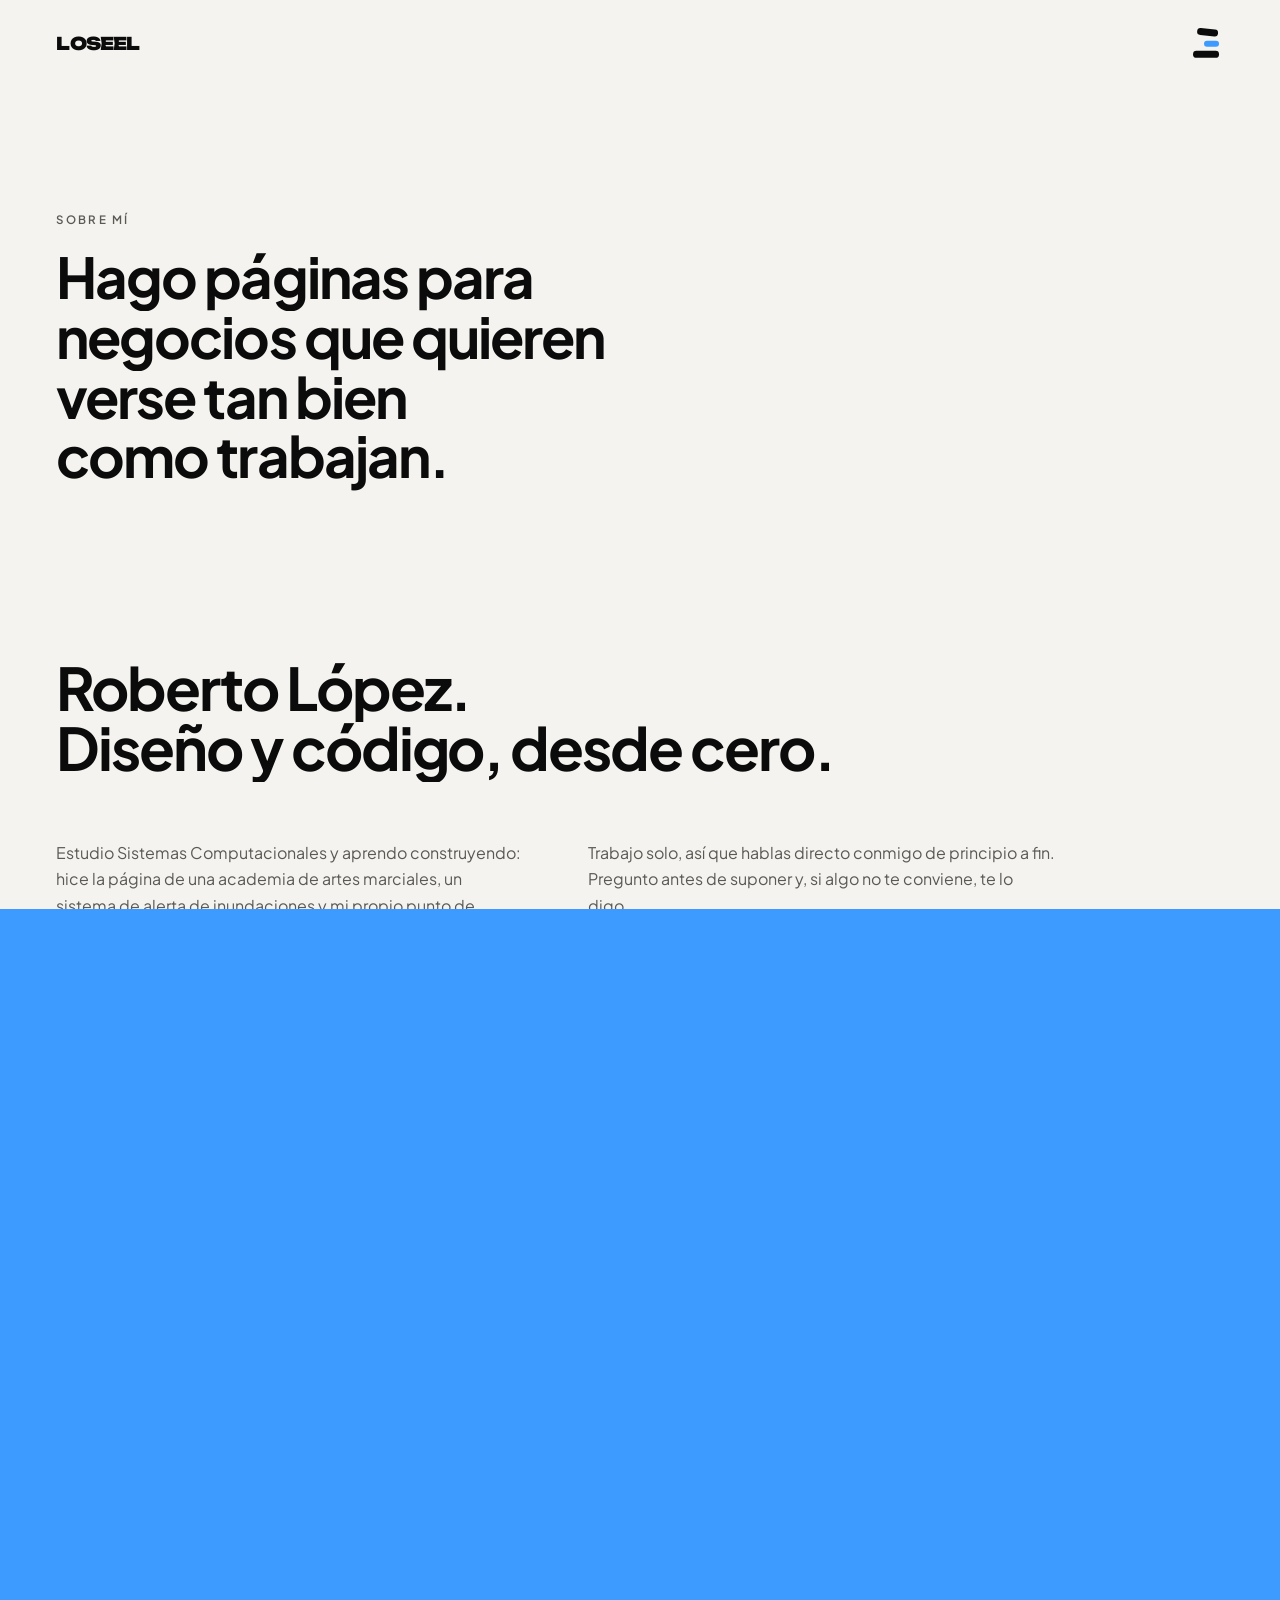
<file: sobre-mi.html>
<!DOCTYPE html>
<html lang="es-MX">
<head>
<meta charset="utf-8">
<meta name="viewport" content="width=device-width,initial-scale=1,viewport-fit=cover">
<title>Sobre mí · Loseel</title>
<meta name="description" content="Soy Roberto López. Diseño y programo páginas web para negocios, desde cero.">
<meta name="robots" content="index,follow,max-image-preview:large">
<meta name="author" content="Roberto López">
<meta name="theme-color" content="#f4f3ef">
<link rel="canonical" href="https://portafolio.loseelwebs.workers.dev/sobre-mi.html">
<meta property="og:type" content="website">
<meta property="og:locale" content="es_MX">
<meta property="og:site_name" content="Loseel">
<meta property="og:title" content="Sobre mí · Loseel">
<meta property="og:description" content="Soy Roberto López. Diseño y programo páginas web para negocios, desde cero.">
<meta property="og:url" content="https://portafolio.loseelwebs.workers.dev/sobre-mi.html">
<meta property="og:image" content="https://portafolio.loseelwebs.workers.dev/img/og.jpg">
<meta name="twitter:card" content="summary_large_image">
<link rel="icon" href="favicon.ico" sizes="any">
<link rel="icon" href="img/favicon-32.png" type="image/png" sizes="32x32">
<link rel="apple-touch-icon" href="img/apple-touch-icon.png">
<link rel="preload" href="fonts/syne-latin-800-normal.woff2" as="font" type="font/woff2" crossorigin>
<link rel="preload" href="fonts/unbounded-latin-900-normal.woff2" as="font" type="font/woff2" crossorigin>
<link rel="preload" href="fonts/plus-jakarta-sans-latin-500-normal.woff2" as="font" type="font/woff2" crossorigin>
<link rel="stylesheet" href="css/estilo.css">
<script src="js/arranque.js"></script>
</head>
<body class="pag-sobre-mi" data-pagina="sobre-mi">
<div class="cursor" aria-hidden="true"><svg class="c-flecha" viewBox="0 0 28 28"><path d="M4 3 L4 23 L9.5 18 L13 26 L16.5 24.5 L13 16.8 L20.5 16.5 Z"/></svg><svg class="c-mano" viewBox="0 0 28 28"><path d="M11 3.5c1.1 0 2 .9 2 2V12h.5V10c0-1.1.9-2 2-2s2 .9 2 2v2.2c.3-.8 1-1.2 1.8-1.2 1.1 0 2 .9 2 2v1c.3-.4.8-.6 1.3-.6 1 0 1.9.8 1.9 1.9V20c0 3.6-2.9 6.5-6.5 6.5h-2.5c-2 0-3.8-1-5-2.6L6 18.6c-.6-.9-.4-2.1.5-2.7.8-.5 1.8-.4 2.5.3V5.5c0-1.1.9-2 2-2z"/></svg><span>ver</span></div>
<header class="cab">
  <a class="logo-mini" id="logoMini" href="./" aria-label="Loseel, ir al inicio"><span class="pal"><span class="marca">LOSEEL</span></span></a>
  <button type="button" class="menu-b" aria-expanded="false" aria-controls="menu" aria-label="Abrir el menú"><span class="barras" aria-hidden="true"><i></i><i></i><i></i></span></button>
</header>

<main id="top">
<section class="cab-pag s-clara">
  <span class="rot" data-sube>Sobre mí</span>
  <h1 class="declara" data-ap><span class="linea-t"><span style="--i:0">Hago páginas para</span></span><span class="linea-t"><span style="--i:1">negocios que quieren</span></span><span class="linea-t"><span style="--i:2">verse tan bien</span></span><span class="linea-t"><span style="--i:3">como trabajan.</span></span></h1>
</section>
<section class="sec s-negra">
  <p class="grande" data-ap><span class="linea-t"><span style="--i:0">Roberto López.</span></span><span class="linea-t"><span style="--i:1">Diseño y código, desde cero.</span></span></p>
  <div class="texto-col" data-sube>
    <p>Estudio Sistemas Computacionales y aprendo construyendo: hice la página de una academia de artes marciales, un sistema de alerta de inundaciones y mi propio punto de venta.</p>
    <p>Trabajo solo, así que hablas directo conmigo de principio a fin. Pregunto antes de suponer y, si algo no te conviene, te lo digo.</p>
  </div>
</section>
<section class="sec s-piedra">
  <h2 class="grande" data-disperso>Lo que te prometo.</h2>
  <div class="promesas"><article data-sube style="--d:0.00s"><h3>Precio cerrado antes de empezar</h3><p>Sabes cuánto vas a pagar y qué incluye, por escrito.</p></article><article data-sube style="--d:0.07s"><h3>Respuesta en menos de 24 horas</h3><p>Me escribes y te contesto yo, el mismo día o al siguiente.</p></article><article data-sube style="--d:0.14s"><h3>Tu contenido y tu dominio son tuyos</h3><p>Si algún día cancelas, te entrego tu página completa.</p></article><article data-sube style="--d:0.21s"><h3>Un mes de soporte incluido</h3><p>Cualquier ajuste del primer mes no tiene costo.</p></article></div>
</section>
</main>

<footer class="pie" id="pie">
  <i class="pie-calor" aria-hidden="true"><i></i></i>
  <div class="pie-meta">
    <a class="pie-marca" href="./" aria-label="Loseel, volver al inicio"><svg class="pie-barras" viewBox="0 0 40 32" aria-hidden="true"><rect x="4" y="4" width="8" height="24" rx="4" fill="currentColor"/><rect x="16" y="14" width="8" height="14" rx="4" fill="#3d9bff"/><rect x="28" y="8" width="8" height="20" rx="4" fill="currentColor" transform="rotate(6 32 28)"/></svg><span><span class="marca">LOSEEL</span></span><small>Roberto López</small></a>
    <span class="pie-centro">Diseño y desarrollo web</span>
  </div>
  <div class="pie-datos">
    <div class="pie-col"><small>WhatsApp</small><a href="https://wa.me/527821237103?text=Hola%20Roberto%2C%20vi%20tu%20portafolio%20y%20me%20gustar%C3%ADa%20platicar%20sobre%20una%20p%C3%A1gina%20para%20mi%20negocio." target="_blank" rel="noopener">782 123 7103</a><small>Correo</small><a href="mailto:loseelwebs@gmail.com">loseelwebs@gmail.com</a></div>
    <div class="pie-col der"><small>Páginas</small><p class="pie-nav"><a href="./#trabajos">Trabajos</a><a href="servicios.html">Servicios</a><a href="sobre-mi.html">Sobre mí</a><a href="contacto.html">Contacto</a></p></div>
  </div>
  <div class="pie-medio">
    <a class="btn azul" href="https://wa.me/527821237103?text=Hola%20Roberto%2C%20vi%20tu%20portafolio%20y%20quiero%20cotizar%20una%20p%C3%A1gina%20para%20mi%20negocio.%20Te%20cuento%3A" target="_blank" rel="noopener"><svg viewBox="0 0 24 24" aria-hidden="true"><use href="#i-wa"/></svg><span>Cotiza tu página</span></a>
  </div>
  <div class="pie-gigante" aria-hidden="true">
    <div class="pie-nombre"><span class="marca">LOSEEL</span></div>
    <div class="pie-3d"></div>
  </div>
  <div class="pie-bajo"><span>© 2026 Loseel · Roberto López</span></div>
</footer>
<dialog class="menu" id="menu" aria-label="Menú"><div class="vidrio">
  <div class="menu-cab"><span class="menu-logo"><span class="barras" aria-hidden="true"><i></i><i></i><i></i></span><span class="marca">LOSEEL</span></span><button type="button" class="cerrar-m" data-cerrar aria-label="Cerrar el menú"><svg viewBox="0 0 24 24"><use href="#i-x"/></svg></button></div>
  <nav class="menu-links" aria-label="Páginas"><a href="./">Inicio</a><a href="./#trabajos">Trabajos</a><a href="servicios.html">Servicios</a><a href="sobre-mi.html" class=actual aria-current=page>Sobre mí</a><a href="contacto.html">Contacto</a></nav>
  <div class="menu-pie">
    <a class="btn" href="https://wa.me/527821237103?text=Hola%20Roberto%2C%20vi%20tu%20portafolio%20y%20me%20gustar%C3%ADa%20platicar%20sobre%20una%20p%C3%A1gina%20para%20mi%20negocio." target="_blank" rel="noopener"><svg viewBox="0 0 24 24" aria-hidden="true"><use href="#i-wa"/></svg><span>WhatsApp 782 123 7103</span></a>
    <div class="menu-datos"><a href="mailto:loseelwebs@gmail.com">loseelwebs@gmail.com</a><span>México</span></div>
  </div>
</div></dialog>
<div class="velo" aria-hidden="true"></div>
<div class="aviso" role="status"></div>
<dialog class="visor" id="visor" aria-label="Imagen ampliada"><img alt=""><p></p></dialog>
<svg width="0" height="0" style="position:absolute" aria-hidden="true">
  <symbol id="i-flecha" viewBox="0 0 24 24"><path d="M7 17 17 7M8 7h9v9" fill="none" stroke="currentColor" stroke-width="2" stroke-linecap="round" stroke-linejoin="round"/></symbol>
  <symbol id="i-der" viewBox="0 0 24 24"><path d="M3 12h17M14 6l6 6-6 6" fill="none" stroke="currentColor" stroke-width="1.6" stroke-linecap="round" stroke-linejoin="round"/></symbol>
  <symbol id="i-x" viewBox="0 0 24 24"><path d="M6 6l12 12M18 6 6 18" fill="none" stroke="currentColor" stroke-width="2" stroke-linecap="round"/></symbol>
  <symbol id="i-wa" viewBox="0 0 24 24"><path fill="currentColor" d="M12 2a10 10 0 0 0-8.6 15.1L2 22l5-1.3A10 10 0 1 0 12 2zm0 18.2a8.2 8.2 0 0 1-4.2-1.2l-.3-.2-3 .8.8-2.9-.2-.3A8.2 8.2 0 1 1 12 20.2zm4.5-6.1c-.2-.1-1.5-.7-1.7-.8s-.4-.1-.6.1-.7.8-.8 1-.3.2-.5.1a6.7 6.7 0 0 1-3.3-2.9c-.2-.4.2-.4.7-1.3.1-.2 0-.3 0-.4l-.8-1.8c-.2-.5-.4-.4-.6-.4h-.5a1 1 0 0 0-.7.3 3 3 0 0 0-.9 2.2 5.2 5.2 0 0 0 1.1 2.7 11.9 11.9 0 0 0 4.6 4c1.7.7 2.4.8 3.2.7a2.8 2.8 0 0 0 1.8-1.3 2.3 2.3 0 0 0 .2-1.3c-.1-.1-.2-.2-.5-.3z"/></symbol>
</svg>
<script src="js/lenis.min.js"></script>
<script src="js/comun.js"></script>
</body>
</html>
</file>
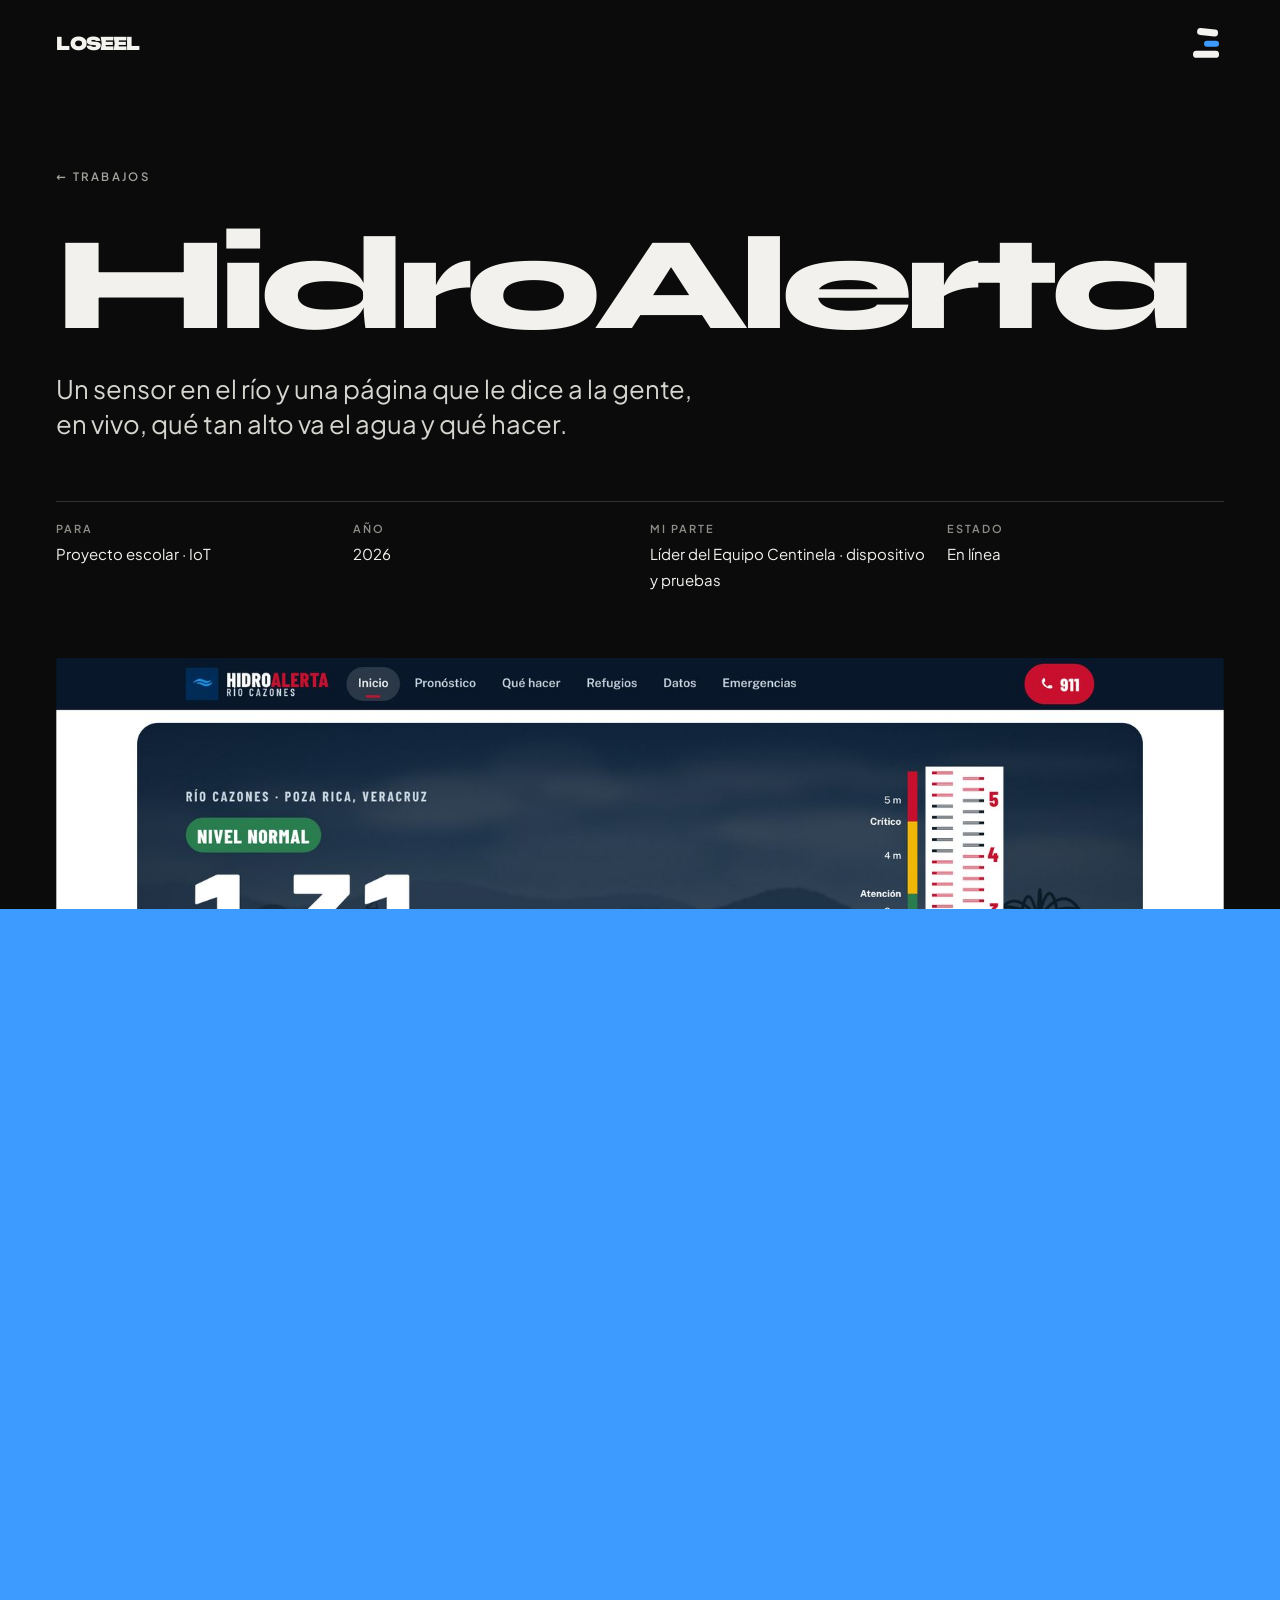
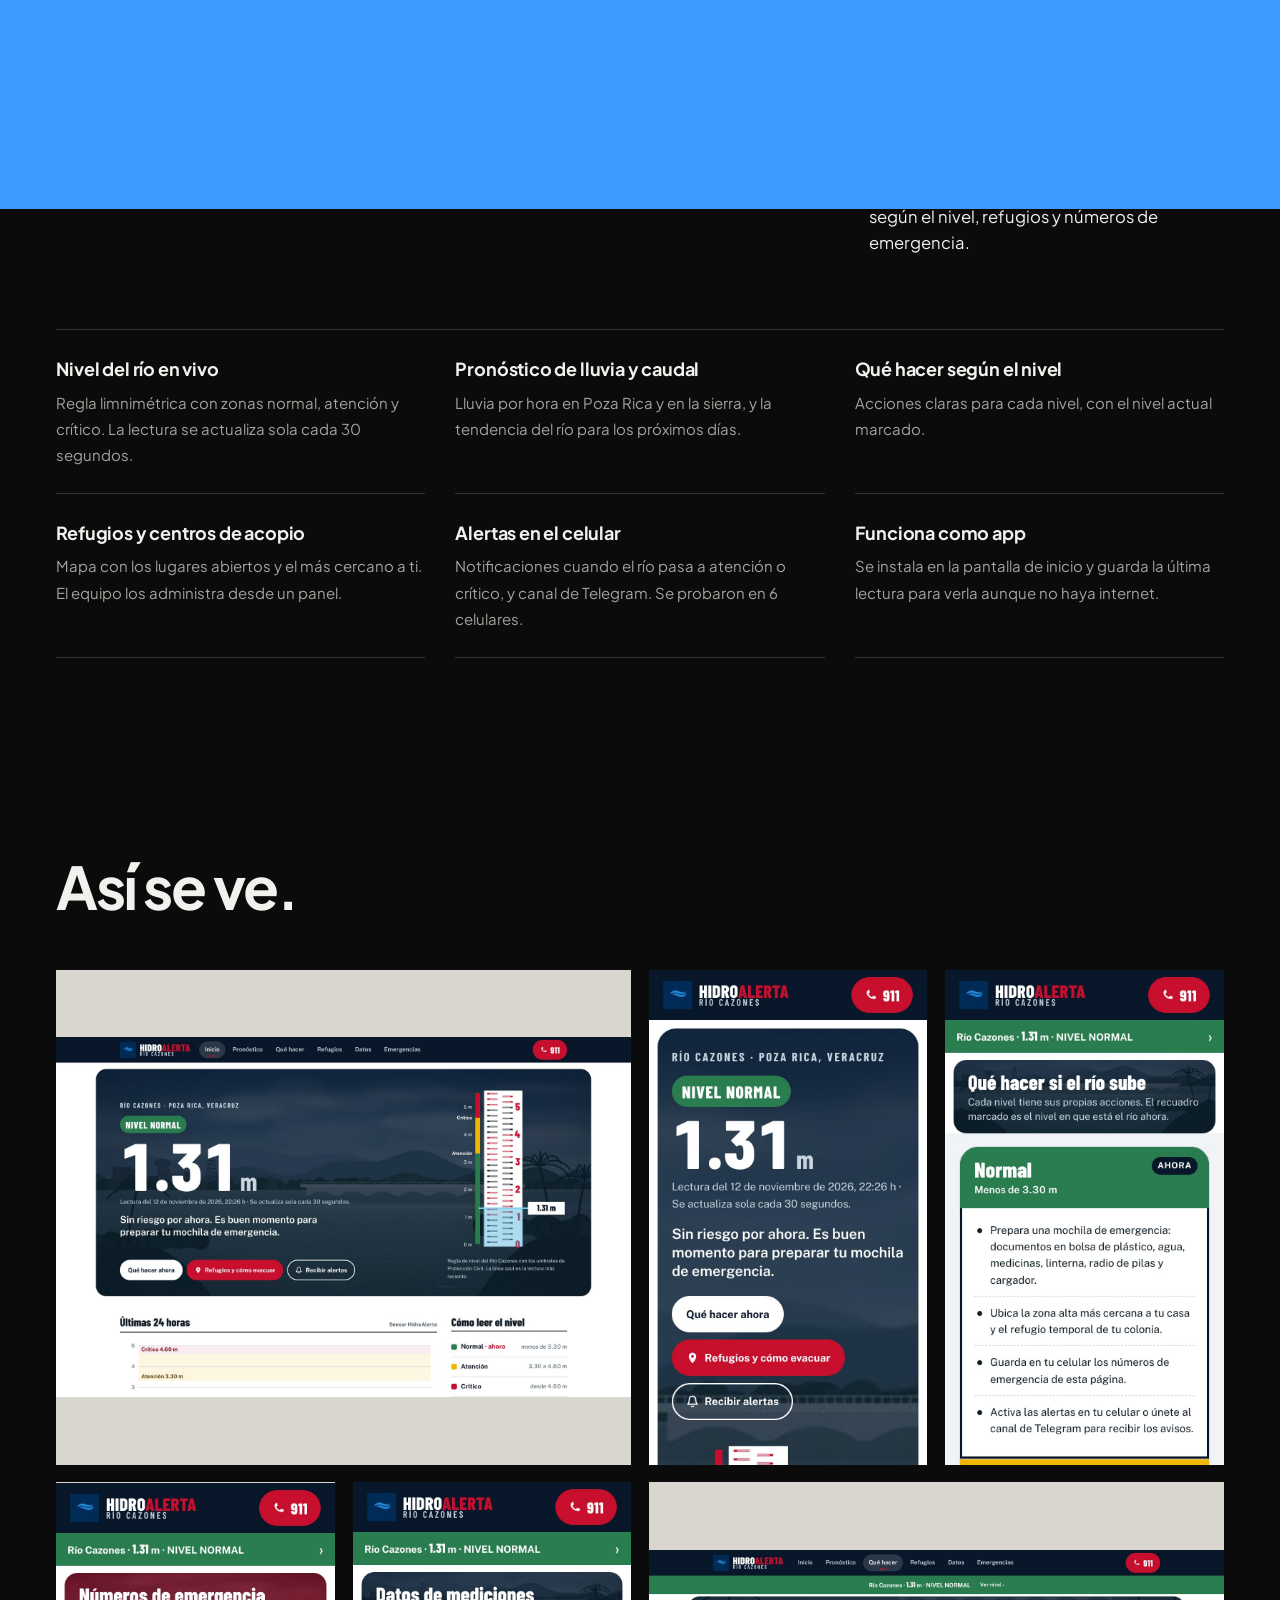
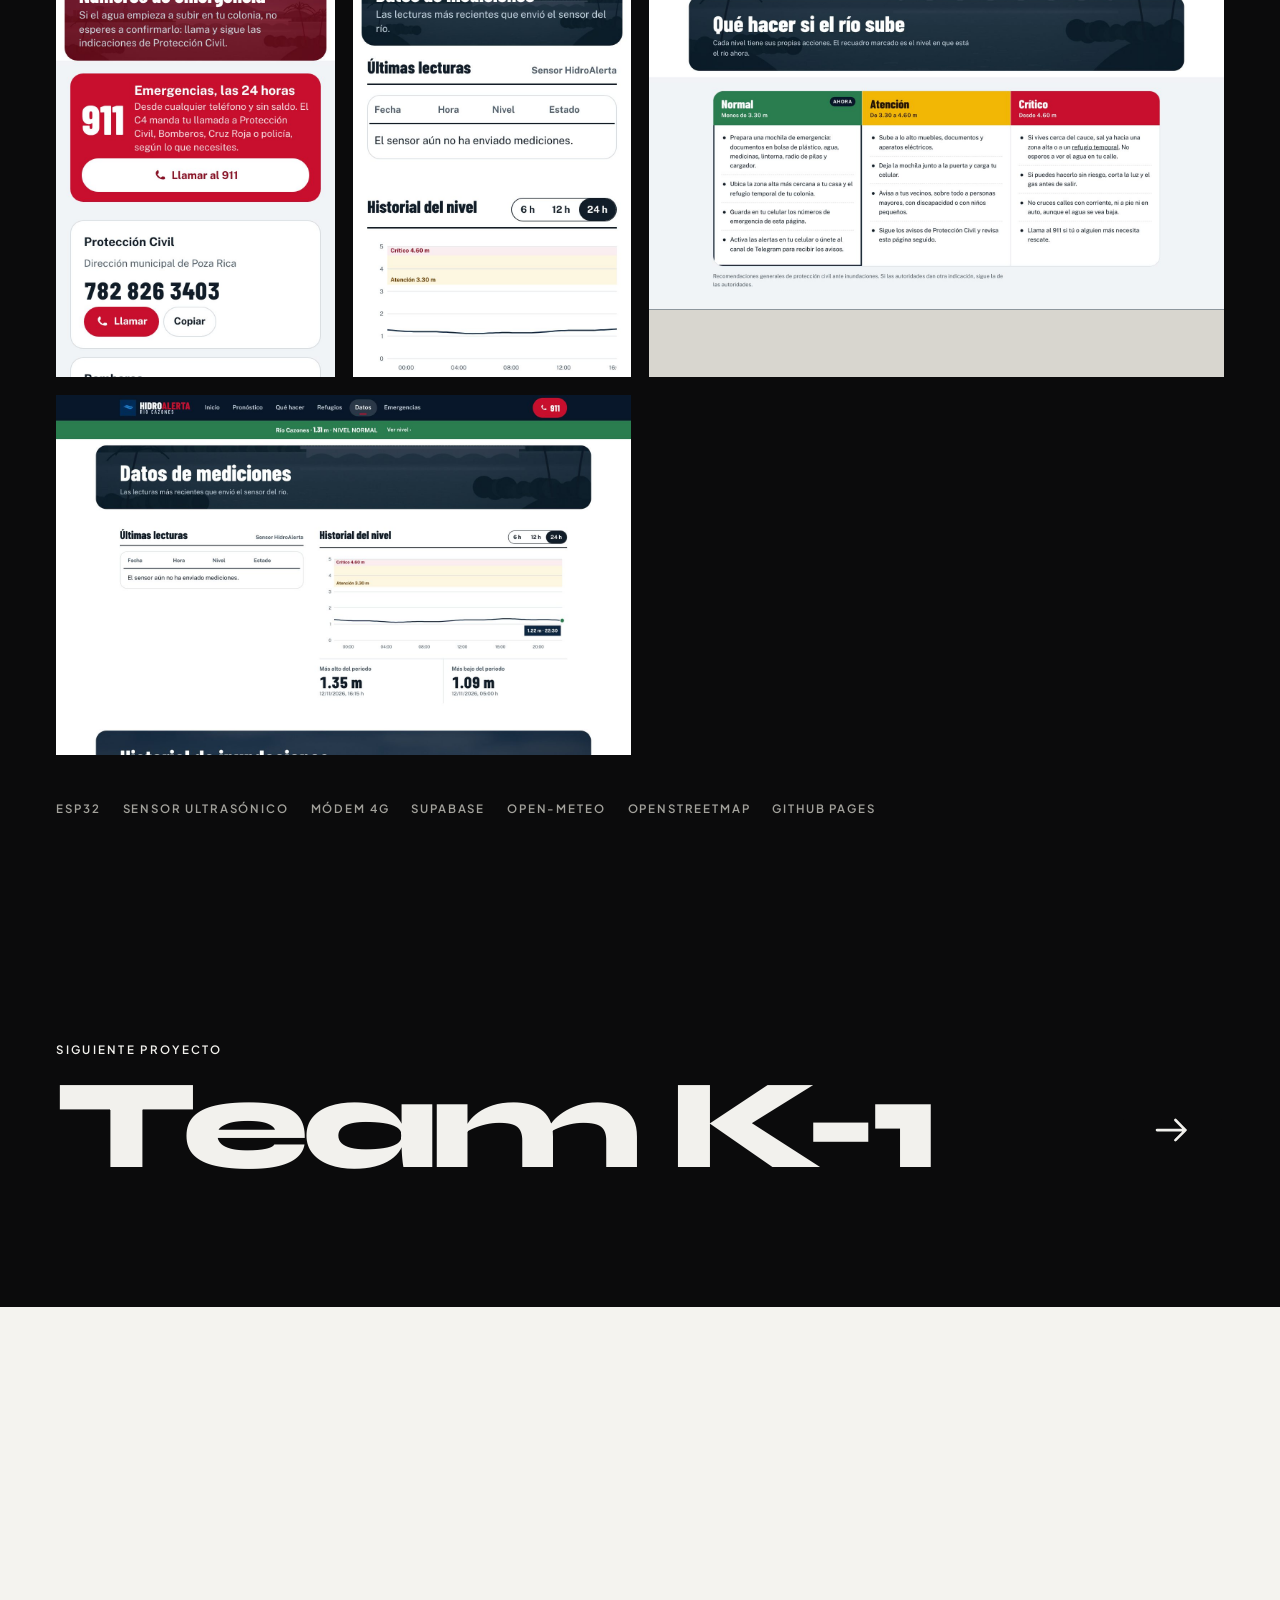
<file: trabajos/hidroalerta.html>
<!DOCTYPE html>
<html lang="es-MX">
<head>
<meta charset="utf-8">
<meta name="viewport" content="width=device-width,initial-scale=1,viewport-fit=cover">
<title>HidroAlerta · Trabajos de Loseel</title>
<meta name="description" content="Una estación con sensor mide el nivel del Río Cazones y una página comunitaria lo muestra en vivo, con pronóstico, qué hacer, refugios y alertas en el celular.">
<meta name="robots" content="index,follow,max-image-preview:large">
<meta name="author" content="Roberto López">
<meta name="theme-color" content="#f4f3ef">
<link rel="canonical" href="https://portafolio.loseelwebs.workers.dev/trabajos/hidroalerta.html">
<meta property="og:type" content="website">
<meta property="og:locale" content="es_MX">
<meta property="og:site_name" content="Loseel">
<meta property="og:title" content="HidroAlerta · Trabajos de Loseel">
<meta property="og:description" content="Una estación con sensor mide el nivel del Río Cazones y una página comunitaria lo muestra en vivo, con pronóstico, qué hacer, refugios y alertas en el celular.">
<meta property="og:url" content="https://portafolio.loseelwebs.workers.dev/trabajos/hidroalerta.html">
<meta property="og:image" content="https://portafolio.loseelwebs.workers.dev/img/hx-pc-inicio.jpg">
<meta name="twitter:card" content="summary_large_image">
<link rel="icon" href="../favicon.ico" sizes="any">
<link rel="icon" href="../img/favicon-32.png" type="image/png" sizes="32x32">
<link rel="apple-touch-icon" href="../img/apple-touch-icon.png">
<link rel="preload" href="../fonts/syne-latin-800-normal.woff2" as="font" type="font/woff2" crossorigin>
<link rel="preload" href="../fonts/unbounded-latin-900-normal.woff2" as="font" type="font/woff2" crossorigin>
<link rel="preload" href="../fonts/plus-jakarta-sans-latin-500-normal.woff2" as="font" type="font/woff2" crossorigin>
<link rel="stylesheet" href="../css/estilo.css">
<script type="application/ld+json">{"@context": "https://schema.org", "@type": "CreativeWork", "name": "HidroAlerta Río Cazones", "description": "Una estación con sensor mide el nivel del Río Cazones y una página comunitaria lo muestra en vivo, con pronóstico, qué hacer, refugios y alertas en el celular.", "dateCreated": "2026", "creator": {"@type": "Person", "name": "Roberto López"}, "image": "https://portafolio.loseelwebs.workers.dev/img/hx-pc-inicio.jpg", "url": "https://portafolio.loseelwebs.workers.dev/trabajos/hidroalerta.html"}</script>
<script src="../js/arranque.js"></script>
</head>
<body class="pag-caso" data-pagina="caso">
<div class="cursor" aria-hidden="true"><svg class="c-flecha" viewBox="0 0 28 28"><path d="M4 3 L4 23 L9.5 18 L13 26 L16.5 24.5 L13 16.8 L20.5 16.5 Z"/></svg><svg class="c-mano" viewBox="0 0 28 28"><path d="M11 3.5c1.1 0 2 .9 2 2V12h.5V10c0-1.1.9-2 2-2s2 .9 2 2v2.2c.3-.8 1-1.2 1.8-1.2 1.1 0 2 .9 2 2v1c.3-.4.8-.6 1.3-.6 1 0 1.9.8 1.9 1.9V20c0 3.6-2.9 6.5-6.5 6.5h-2.5c-2 0-3.8-1-5-2.6L6 18.6c-.6-.9-.4-2.1.5-2.7.8-.5 1.8-.4 2.5.3V5.5c0-1.1.9-2 2-2z"/></svg><span>ver</span></div>
<header class="cab">
  <a class="logo-mini" id="logoMini" href=".././" aria-label="Loseel, ir al inicio"><span class="pal"><span class="marca">LOSEEL</span></span></a>
  <button type="button" class="menu-b" aria-expanded="false" aria-controls="menu" aria-label="Abrir el menú"><span class="barras" aria-hidden="true"><i></i><i></i><i></i></span></button>
</header>

<main id="top">
<section class="caso-hero s-negra">
  <a class="volver" href="../#trabajos">← Trabajos</a>
  <h1 data-ap><span class="linea-t"><span style="--i:0">HidroAlerta</span></span></h1>
  <p class="frase" data-sube style="--d:.2s">Un sensor en el río y una página que le dice a la gente, en vivo, qué tan alto va el agua y qué hacer.</p>
  <div class="meta-fila" data-sube style="--d:.3s"><div><small>Para</small><span>Proyecto escolar · IoT</span></div><div><small>Año</small><span>2026</span></div><div><small>Mi parte</small><span>Líder del Equipo Centinela · dispositivo y pruebas</span></div><div><small>Estado</small><span>En línea</span></div></div>
  <div class="caso-portada" data-foto><img src="../img/hx-pc-inicio.jpg" alt="HidroAlerta Río Cazones, pantalla principal"></div>
  <div class="caso-acc"><span>Las capturas muestran lecturas de ejemplo.</span><a class="btn azul mag" href="https://robertomagnat3-beep.github.io/HidroalertaRioCazones/" target="_blank" rel="noopener"><span>Visitar la página</span></a></div>
</section>
<section class="sec s-clara">
  <div class="tres"><div data-sube><h2>Antes</h2><p>En octubre de 2025 el Río Cazones volvió a inundar Poza Rica, como en 1999. No había una forma sencilla de ver desde el celular cómo iba subiendo el río ni qué hacer en cada momento.</p></div><div data-sube style="--d:.08s"><h2>El reto</h2><p>Medir el río todo el tiempo con equipo económico que aguante la intemperie, y avisar a tiempo a personas que no saben de tecnología, aunque tengan datos móviles lentos.</p></div><div data-sube style="--d:.16s"><h2>Lo que hice</h2><p>Una estación con ESP32, sensor ultrasónico y módem 4G en una caja IP67 con panel solar. Manda el nivel a una base de datos y la página lo muestra con una regla limnimétrica, pronóstico de lluvia, qué hacer según el nivel, refugios y números de emergencia.</p></div></div>
  <ul class="funcs"><li data-sube style="--d:0.00s"><b>Nivel del río en vivo</b><span>Regla limnimétrica con zonas normal, atención y crítico. La lectura se actualiza sola cada 30 segundos.</span></li><li data-sube style="--d:0.07s"><b>Pronóstico de lluvia y caudal</b><span>Lluvia por hora en Poza Rica y en la sierra, y la tendencia del río para los próximos días.</span></li><li data-sube style="--d:0.14s"><b>Qué hacer según el nivel</b><span>Acciones claras para cada nivel, con el nivel actual marcado.</span></li><li data-sube style="--d:0.00s"><b>Refugios y centros de acopio</b><span>Mapa con los lugares abiertos y el más cercano a ti. El equipo los administra desde un panel.</span></li><li data-sube style="--d:0.07s"><b>Alertas en el celular</b><span>Notificaciones cuando el río pasa a atención o crítico, y canal de Telegram. Se probaron en 6 celulares.</span></li><li data-sube style="--d:0.14s"><b>Funciona como app</b><span>Se instala en la pantalla de inicio y guarda la última lectura para verla aunque no haya internet.</span></li></ul>
</section>
<section class="sec s-piedra">
  <h2 class="grande" data-ap><span class="linea-t"><span style="--i:0">Así se ve.</span></span></h2>
  <div class="galeria"><button type="button" class="g-ancha" data-ver="../img/hx-pc-inicio.jpg" data-pie="Nivel del río en computadora" data-sube><img src="../img/hx-pc-inicio.jpg" alt="Nivel del río en computadora" loading="lazy"></button><button type="button" class="g-cel" data-ver="../img/hx-cel-inicio.jpg" data-pie="Nivel con regla limnimétrica" data-sube><img src="../img/hx-cel-inicio.jpg" alt="Nivel con regla limnimétrica" loading="lazy"></button><button type="button" class="g-cel" data-ver="../img/hx-cel-que-hacer.jpg" data-pie="Qué hacer si el río sube" data-sube><img src="../img/hx-cel-que-hacer.jpg" alt="Qué hacer si el río sube" loading="lazy"></button><button type="button" class="g-cel" data-ver="../img/hx-cel-emergencias.jpg" data-pie="Números de emergencia" data-sube><img src="../img/hx-cel-emergencias.jpg" alt="Números de emergencia" loading="lazy"></button><button type="button" class="g-cel" data-ver="../img/hx-cel-datos.jpg" data-pie="Historial del nivel" data-sube><img src="../img/hx-cel-datos.jpg" alt="Historial del nivel" loading="lazy"></button><button type="button" class="g-pc" data-ver="../img/hx-pc-que-hacer.jpg" data-pie="Acciones por nivel en computadora" data-sube><img src="../img/hx-pc-que-hacer.jpg" alt="Acciones por nivel en computadora" loading="lazy"></button><button type="button" class="g-pc" data-ver="../img/hx-pc-datos.jpg" data-pie="Datos de mediciones" data-sube><img src="../img/hx-pc-datos.jpg" alt="Datos de mediciones" loading="lazy"></button></div>
  <div class="tec"><span>ESP32</span><span>Sensor ultrasónico</span><span>Módem 4G</span><span>Supabase</span><span>Open-Meteo</span><span>OpenStreetMap</span><span>GitHub Pages</span></div>
</section>
<section class="siguiente s-azul">
  <a href="team-k1.html"><small>Siguiente proyecto</small><span class="sig-n">Team K-1</span><span class="sig-f"><svg viewBox="0 0 24 24" aria-hidden="true"><use href="#i-der"/></svg></span></a>
</section>
</main>

<footer class="pie" id="pie">
  <i class="pie-calor" aria-hidden="true"><i></i></i>
  <div class="pie-meta">
    <a class="pie-marca" href=".././" aria-label="Loseel, volver al inicio"><svg class="pie-barras" viewBox="0 0 40 32" aria-hidden="true"><rect x="4" y="4" width="8" height="24" rx="4" fill="currentColor"/><rect x="16" y="14" width="8" height="14" rx="4" fill="#3d9bff"/><rect x="28" y="8" width="8" height="20" rx="4" fill="currentColor" transform="rotate(6 32 28)"/></svg><span><span class="marca">LOSEEL</span></span><small>Roberto López</small></a>
    <span class="pie-centro">Diseño y desarrollo web</span>
  </div>
  <div class="pie-datos">
    <div class="pie-col"><small>WhatsApp</small><a href="https://wa.me/527821237103?text=Hola%20Roberto%2C%20vi%20tu%20portafolio%20y%20me%20gustar%C3%ADa%20platicar%20sobre%20una%20p%C3%A1gina%20para%20mi%20negocio." target="_blank" rel="noopener">782 123 7103</a><small>Correo</small><a href="mailto:loseelwebs@gmail.com">loseelwebs@gmail.com</a></div>
    <div class="pie-col der"><small>Páginas</small><p class="pie-nav"><a href=".././#trabajos">Trabajos</a><a href="../servicios.html">Servicios</a><a href="../sobre-mi.html">Sobre mí</a><a href="../contacto.html">Contacto</a></p></div>
  </div>
  <div class="pie-medio">
    <a class="btn azul" href="https://wa.me/527821237103?text=Hola%20Roberto%2C%20vi%20tu%20portafolio%20y%20quiero%20cotizar%20una%20p%C3%A1gina%20para%20mi%20negocio.%20Te%20cuento%3A" target="_blank" rel="noopener"><svg viewBox="0 0 24 24" aria-hidden="true"><use href="#i-wa"/></svg><span>Cotiza tu página</span></a>
  </div>
  <div class="pie-gigante" aria-hidden="true">
    <div class="pie-nombre"><span class="marca">LOSEEL</span></div>
    <div class="pie-3d"></div>
  </div>
  <div class="pie-bajo"><span>© 2026 Loseel · Roberto López</span></div>
</footer>
<dialog class="menu" id="menu" aria-label="Menú"><div class="vidrio">
  <div class="menu-cab"><span class="menu-logo"><span class="barras" aria-hidden="true"><i></i><i></i><i></i></span><span class="marca">LOSEEL</span></span><button type="button" class="cerrar-m" data-cerrar aria-label="Cerrar el menú"><svg viewBox="0 0 24 24"><use href="#i-x"/></svg></button></div>
  <nav class="menu-links" aria-label="Páginas"><a href=".././">Inicio</a><a href=".././#trabajos" class=actual aria-current=page>Trabajos</a><a href="../servicios.html">Servicios</a><a href="../sobre-mi.html">Sobre mí</a><a href="../contacto.html">Contacto</a></nav>
  <div class="menu-pie">
    <a class="btn" href="https://wa.me/527821237103?text=Hola%20Roberto%2C%20vi%20tu%20portafolio%20y%20me%20gustar%C3%ADa%20platicar%20sobre%20una%20p%C3%A1gina%20para%20mi%20negocio." target="_blank" rel="noopener"><svg viewBox="0 0 24 24" aria-hidden="true"><use href="#i-wa"/></svg><span>WhatsApp 782 123 7103</span></a>
    <div class="menu-datos"><a href="mailto:loseelwebs@gmail.com">loseelwebs@gmail.com</a><span>México</span></div>
  </div>
</div></dialog>
<div class="velo" aria-hidden="true"></div>
<div class="aviso" role="status"></div>
<dialog class="visor" id="visor" aria-label="Imagen ampliada"><img alt=""><p></p></dialog>
<svg width="0" height="0" style="position:absolute" aria-hidden="true">
  <symbol id="i-flecha" viewBox="0 0 24 24"><path d="M7 17 17 7M8 7h9v9" fill="none" stroke="currentColor" stroke-width="2" stroke-linecap="round" stroke-linejoin="round"/></symbol>
  <symbol id="i-der" viewBox="0 0 24 24"><path d="M3 12h17M14 6l6 6-6 6" fill="none" stroke="currentColor" stroke-width="1.6" stroke-linecap="round" stroke-linejoin="round"/></symbol>
  <symbol id="i-x" viewBox="0 0 24 24"><path d="M6 6l12 12M18 6 6 18" fill="none" stroke="currentColor" stroke-width="2" stroke-linecap="round"/></symbol>
  <symbol id="i-wa" viewBox="0 0 24 24"><path fill="currentColor" d="M12 2a10 10 0 0 0-8.6 15.1L2 22l5-1.3A10 10 0 1 0 12 2zm0 18.2a8.2 8.2 0 0 1-4.2-1.2l-.3-.2-3 .8.8-2.9-.2-.3A8.2 8.2 0 1 1 12 20.2zm4.5-6.1c-.2-.1-1.5-.7-1.7-.8s-.4-.1-.6.1-.7.8-.8 1-.3.2-.5.1a6.7 6.7 0 0 1-3.3-2.9c-.2-.4.2-.4.7-1.3.1-.2 0-.3 0-.4l-.8-1.8c-.2-.5-.4-.4-.6-.4h-.5a1 1 0 0 0-.7.3 3 3 0 0 0-.9 2.2 5.2 5.2 0 0 0 1.1 2.7 11.9 11.9 0 0 0 4.6 4c1.7.7 2.4.8 3.2.7a2.8 2.8 0 0 0 1.8-1.3 2.3 2.3 0 0 0 .2-1.3c-.1-.1-.2-.2-.5-.3z"/></symbol>
</svg>
<script src="../js/lenis.min.js"></script>
<script src="../js/comun.js"></script>
</body>
</html>
</file>
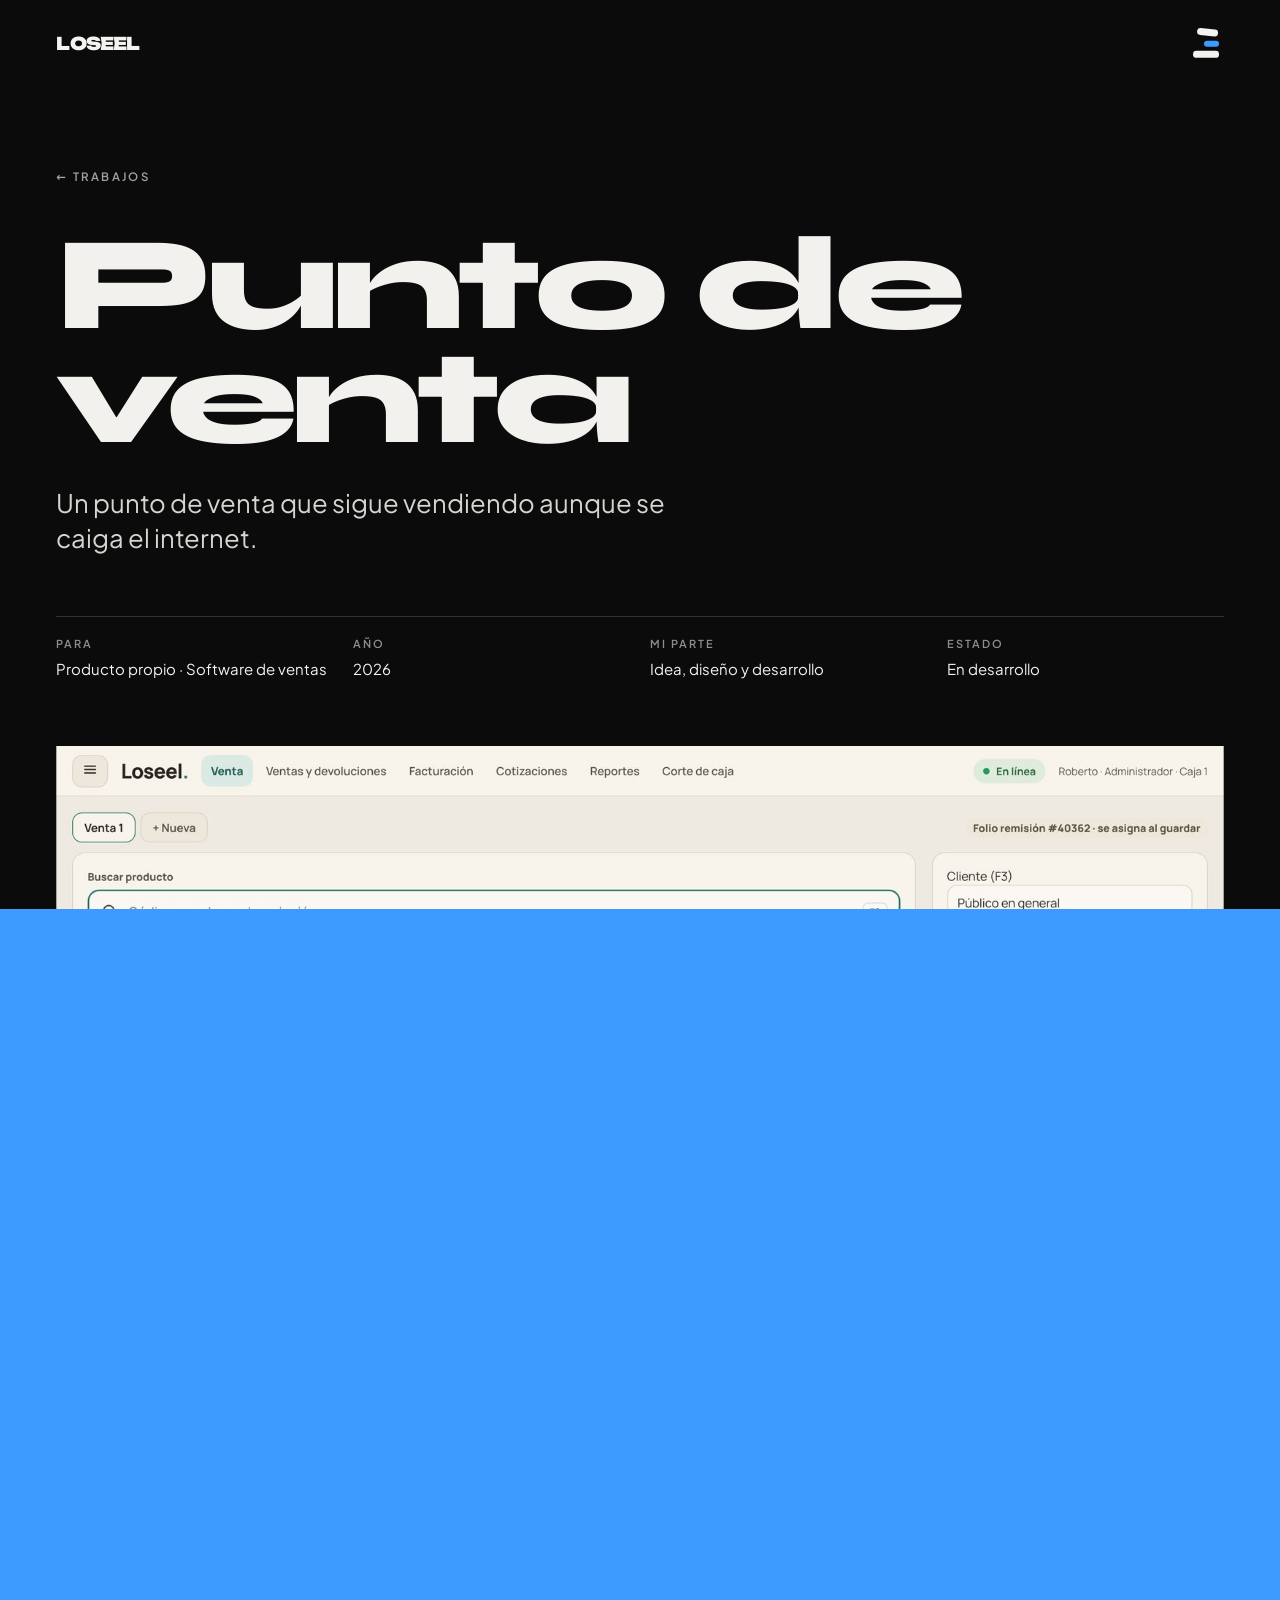
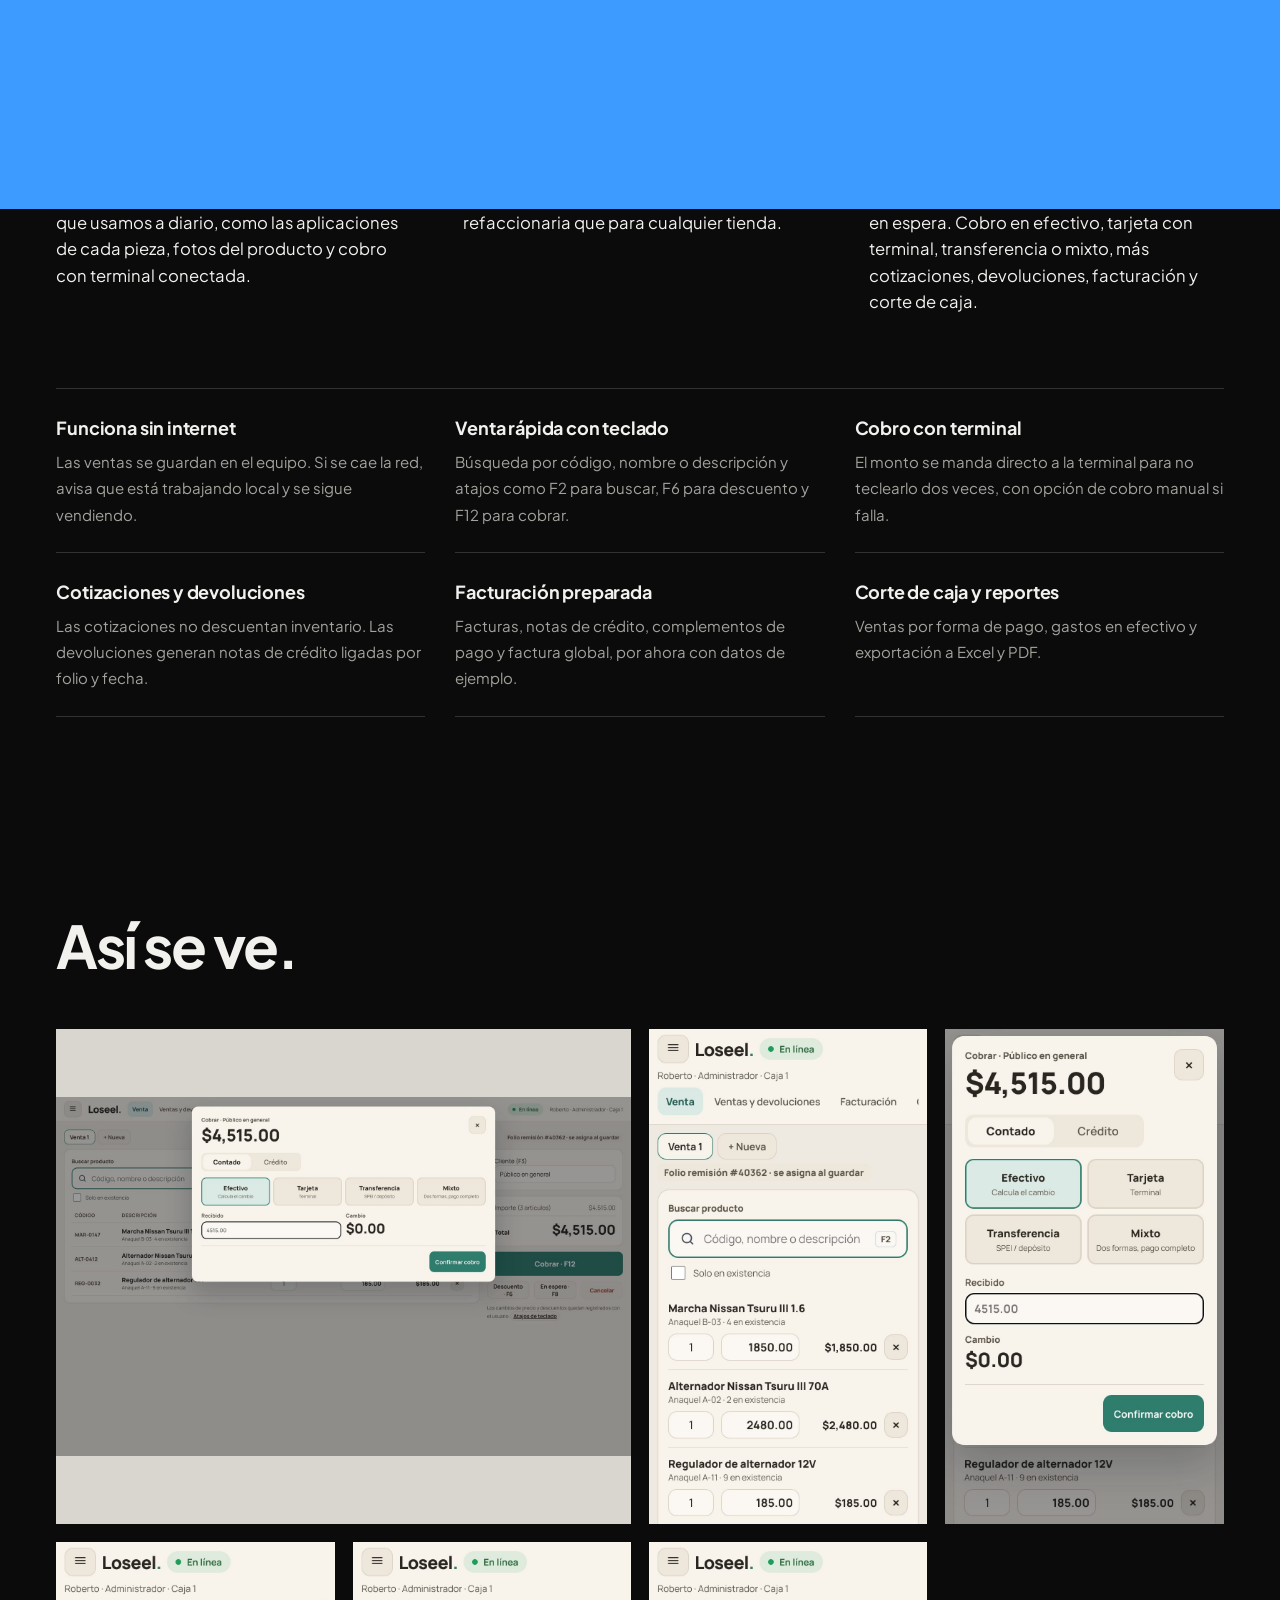
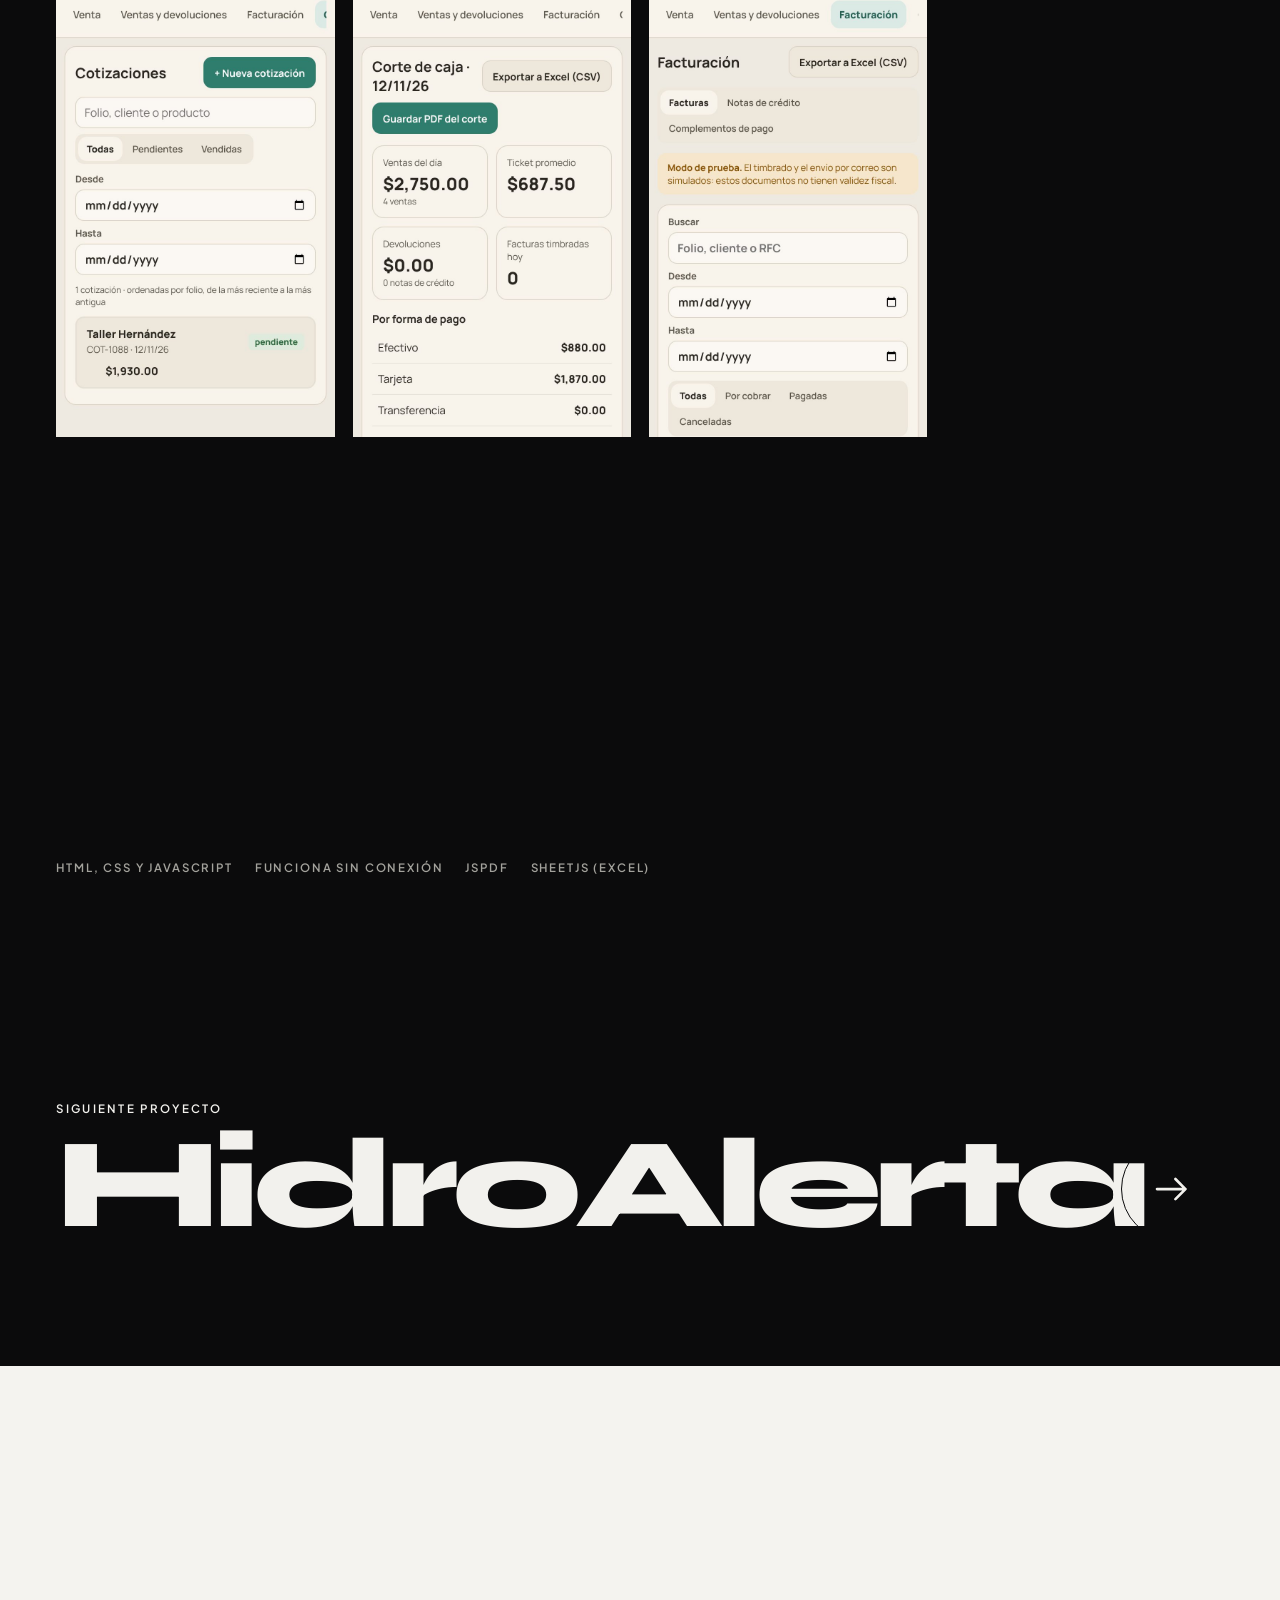
<file: trabajos/punto-de-venta.html>
<!DOCTYPE html>
<html lang="es-MX">
<head>
<meta charset="utf-8">
<meta name="viewport" content="width=device-width,initial-scale=1,viewport-fit=cover">
<title>Punto de venta · Trabajos de Loseel</title>
<meta name="description" content="Punto de venta para refaccionarias y tiendas que sigue funcionando sin internet, con cotizaciones, devoluciones, facturación y cobro con terminal.">
<meta name="robots" content="index,follow,max-image-preview:large">
<meta name="author" content="Roberto López">
<meta name="theme-color" content="#f4f3ef">
<link rel="canonical" href="https://portafolio.loseelwebs.workers.dev/trabajos/punto-de-venta.html">
<meta property="og:type" content="website">
<meta property="og:locale" content="es_MX">
<meta property="og:site_name" content="Loseel">
<meta property="og:title" content="Punto de venta · Trabajos de Loseel">
<meta property="og:description" content="Punto de venta para refaccionarias y tiendas que sigue funcionando sin internet, con cotizaciones, devoluciones, facturación y cobro con terminal.">
<meta property="og:url" content="https://portafolio.loseelwebs.workers.dev/trabajos/punto-de-venta.html">
<meta property="og:image" content="https://portafolio.loseelwebs.workers.dev/img/pos-pc-venta.jpg">
<meta name="twitter:card" content="summary_large_image">
<link rel="icon" href="../favicon.ico" sizes="any">
<link rel="icon" href="../img/favicon-32.png" type="image/png" sizes="32x32">
<link rel="apple-touch-icon" href="../img/apple-touch-icon.png">
<link rel="preload" href="../fonts/syne-latin-800-normal.woff2" as="font" type="font/woff2" crossorigin>
<link rel="preload" href="../fonts/unbounded-latin-900-normal.woff2" as="font" type="font/woff2" crossorigin>
<link rel="preload" href="../fonts/plus-jakarta-sans-latin-500-normal.woff2" as="font" type="font/woff2" crossorigin>
<link rel="stylesheet" href="../css/estilo.css">
<script type="application/ld+json">{"@context": "https://schema.org", "@type": "CreativeWork", "name": "Loseel · Punto de venta", "description": "Punto de venta para refaccionarias y tiendas que sigue funcionando sin internet, con cotizaciones, devoluciones, facturación y cobro con terminal.", "dateCreated": "2026", "creator": {"@type": "Person", "name": "Roberto López"}, "image": "https://portafolio.loseelwebs.workers.dev/img/pos-pc-venta.jpg", "url": "https://portafolio.loseelwebs.workers.dev/trabajos/punto-de-venta.html"}</script>
<script src="../js/arranque.js"></script>
</head>
<body class="pag-caso" data-pagina="caso">
<div class="cursor" aria-hidden="true"><svg class="c-flecha" viewBox="0 0 28 28"><path d="M4 3 L4 23 L9.5 18 L13 26 L16.5 24.5 L13 16.8 L20.5 16.5 Z"/></svg><svg class="c-mano" viewBox="0 0 28 28"><path d="M11 3.5c1.1 0 2 .9 2 2V12h.5V10c0-1.1.9-2 2-2s2 .9 2 2v2.2c.3-.8 1-1.2 1.8-1.2 1.1 0 2 .9 2 2v1c.3-.4.8-.6 1.3-.6 1 0 1.9.8 1.9 1.9V20c0 3.6-2.9 6.5-6.5 6.5h-2.5c-2 0-3.8-1-5-2.6L6 18.6c-.6-.9-.4-2.1.5-2.7.8-.5 1.8-.4 2.5.3V5.5c0-1.1.9-2 2-2z"/></svg><span>ver</span></div>
<header class="cab">
  <a class="logo-mini" id="logoMini" href=".././" aria-label="Loseel, ir al inicio"><span class="pal"><span class="marca">LOSEEL</span></span></a>
  <button type="button" class="menu-b" aria-expanded="false" aria-controls="menu" aria-label="Abrir el menú"><span class="barras" aria-hidden="true"><i></i><i></i><i></i></span></button>
</header>

<main id="top">
<section class="caso-hero s-negra">
  <a class="volver" href="../#trabajos">← Trabajos</a>
  <h1 data-ap><span class="linea-t"><span style="--i:0">Punto de venta</span></span></h1>
  <p class="frase" data-sube style="--d:.2s">Un punto de venta que sigue vendiendo aunque se caiga el internet.</p>
  <div class="meta-fila" data-sube style="--d:.3s"><div><small>Para</small><span>Producto propio · Software de ventas</span></div><div><small>Año</small><span>2026</span></div><div><small>Mi parte</small><span>Idea, diseño y desarrollo</span></div><div><small>Estado</small><span>En desarrollo</span></div></div>
  <div class="caso-portada" data-foto><img src="../img/pos-pc-venta.jpg" alt="Loseel · Punto de venta, pantalla principal"></div>
  <div class="caso-acc"><span>Prototipo con datos de ejemplo. El timbrado y la terminal están simulados.</span></div>
</section>
<section class="sec s-clara">
  <div class="tres"><div data-sube><h2>Antes</h2><p>En la refaccionaria donde trabajo el sistema de ventas es por internet: cuando falla la red, se complica vender. Además le faltan cosas que usamos a diario, como las aplicaciones de cada pieza, fotos del producto y cobro con terminal conectada.</p></div><div data-sube style="--d:.08s"><h2>El reto</h2><p>Hacer un sistema más moderno que el actual sin volverlo lento ni llenarlo de cosas innecesarias, que sirva igual para una refaccionaria que para cualquier tienda.</p></div><div data-sube style="--d:.16s"><h2>Lo que hice</h2><p>Una pantalla de venta clara con búsqueda por código, nombre o descripción, precios editables, descuento a toda la nota y ventas en espera. Cobro en efectivo, tarjeta con terminal, transferencia o mixto, más cotizaciones, devoluciones, facturación y corte de caja.</p></div></div>
  <ul class="funcs"><li data-sube style="--d:0.00s"><b>Funciona sin internet</b><span>Las ventas se guardan en el equipo. Si se cae la red, avisa que está trabajando local y se sigue vendiendo.</span></li><li data-sube style="--d:0.07s"><b>Venta rápida con teclado</b><span>Búsqueda por código, nombre o descripción y atajos como F2 para buscar, F6 para descuento y F12 para cobrar.</span></li><li data-sube style="--d:0.14s"><b>Cobro con terminal</b><span>El monto se manda directo a la terminal para no teclearlo dos veces, con opción de cobro manual si falla.</span></li><li data-sube style="--d:0.00s"><b>Cotizaciones y devoluciones</b><span>Las cotizaciones no descuentan inventario. Las devoluciones generan notas de crédito ligadas por folio y fecha.</span></li><li data-sube style="--d:0.07s"><b>Facturación preparada</b><span>Facturas, notas de crédito, complementos de pago y factura global, por ahora con datos de ejemplo.</span></li><li data-sube style="--d:0.14s"><b>Corte de caja y reportes</b><span>Ventas por forma de pago, gastos en efectivo y exportación a Excel y PDF.</span></li></ul>
</section>
<section class="sec s-piedra">
  <h2 class="grande" data-ap><span class="linea-t"><span style="--i:0">Así se ve.</span></span></h2>
  <div class="galeria"><button type="button" class="g-ancha" data-ver="../img/pos-pc-cobro2.jpg" data-pie="Ventana de cobro" data-sube><img src="../img/pos-pc-cobro2.jpg" alt="Ventana de cobro" loading="lazy"></button><button type="button" class="g-cel" data-ver="../img/pos-cel-venta.jpg" data-pie="Venta en el celular" data-sube><img src="../img/pos-cel-venta.jpg" alt="Venta en el celular" loading="lazy"></button><button type="button" class="g-cel" data-ver="../img/pos-cel-cobro2.jpg" data-pie="Cobro en efectivo, tarjeta o transferencia" data-sube><img src="../img/pos-cel-cobro2.jpg" alt="Cobro en efectivo, tarjeta o transferencia" loading="lazy"></button><button type="button" class="g-cel" data-ver="../img/pos-cel-cotizaciones.jpg" data-pie="Cotizaciones" data-sube><img src="../img/pos-cel-cotizaciones.jpg" alt="Cotizaciones" loading="lazy"></button><button type="button" class="g-cel" data-ver="../img/pos-cel-corte.jpg" data-pie="Corte de caja" data-sube><img src="../img/pos-cel-corte.jpg" alt="Corte de caja" loading="lazy"></button><button type="button" class="g-cel" data-ver="../img/pos-cel-facturacion.jpg" data-pie="Facturación" data-sube><img src="../img/pos-cel-facturacion.jpg" alt="Facturación" loading="lazy"></button><button type="button" class="g-pc" data-ver="../img/pos-pc-corte.jpg" data-pie="Corte de caja en computadora" data-sube><img src="../img/pos-pc-corte.jpg" alt="Corte de caja en computadora" loading="lazy"></button><button type="button" class="g-pc" data-ver="../img/pos-pc-facturacion.jpg" data-pie="Facturas y notas de crédito" data-sube><img src="../img/pos-pc-facturacion.jpg" alt="Facturas y notas de crédito" loading="lazy"></button></div>
  <div class="tec"><span>HTML, CSS y JavaScript</span><span>Funciona sin conexión</span><span>jsPDF</span><span>SheetJS (Excel)</span></div>
</section>
<section class="siguiente s-azul">
  <a href="hidroalerta.html"><small>Siguiente proyecto</small><span class="sig-n">HidroAlerta</span><span class="sig-f"><svg viewBox="0 0 24 24" aria-hidden="true"><use href="#i-der"/></svg></span></a>
</section>
</main>

<footer class="pie" id="pie">
  <i class="pie-calor" aria-hidden="true"><i></i></i>
  <div class="pie-meta">
    <a class="pie-marca" href=".././" aria-label="Loseel, volver al inicio"><svg class="pie-barras" viewBox="0 0 40 32" aria-hidden="true"><rect x="4" y="4" width="8" height="24" rx="4" fill="currentColor"/><rect x="16" y="14" width="8" height="14" rx="4" fill="#3d9bff"/><rect x="28" y="8" width="8" height="20" rx="4" fill="currentColor" transform="rotate(6 32 28)"/></svg><span><span class="marca">LOSEEL</span></span><small>Roberto López</small></a>
    <span class="pie-centro">Diseño y desarrollo web</span>
  </div>
  <div class="pie-datos">
    <div class="pie-col"><small>WhatsApp</small><a href="https://wa.me/527821237103?text=Hola%20Roberto%2C%20vi%20tu%20portafolio%20y%20me%20gustar%C3%ADa%20platicar%20sobre%20una%20p%C3%A1gina%20para%20mi%20negocio." target="_blank" rel="noopener">782 123 7103</a><small>Correo</small><a href="mailto:loseelwebs@gmail.com">loseelwebs@gmail.com</a></div>
    <div class="pie-col der"><small>Páginas</small><p class="pie-nav"><a href=".././#trabajos">Trabajos</a><a href="../servicios.html">Servicios</a><a href="../sobre-mi.html">Sobre mí</a><a href="../contacto.html">Contacto</a></p></div>
  </div>
  <div class="pie-medio">
    <a class="btn azul" href="https://wa.me/527821237103?text=Hola%20Roberto%2C%20vi%20tu%20portafolio%20y%20quiero%20cotizar%20una%20p%C3%A1gina%20para%20mi%20negocio.%20Te%20cuento%3A" target="_blank" rel="noopener"><svg viewBox="0 0 24 24" aria-hidden="true"><use href="#i-wa"/></svg><span>Cotiza tu página</span></a>
  </div>
  <div class="pie-gigante" aria-hidden="true">
    <div class="pie-nombre"><span class="marca">LOSEEL</span></div>
    <div class="pie-3d"></div>
  </div>
  <div class="pie-bajo"><span>© 2026 Loseel · Roberto López</span></div>
</footer>
<dialog class="menu" id="menu" aria-label="Menú"><div class="vidrio">
  <div class="menu-cab"><span class="menu-logo"><span class="barras" aria-hidden="true"><i></i><i></i><i></i></span><span class="marca">LOSEEL</span></span><button type="button" class="cerrar-m" data-cerrar aria-label="Cerrar el menú"><svg viewBox="0 0 24 24"><use href="#i-x"/></svg></button></div>
  <nav class="menu-links" aria-label="Páginas"><a href=".././">Inicio</a><a href=".././#trabajos" class=actual aria-current=page>Trabajos</a><a href="../servicios.html">Servicios</a><a href="../sobre-mi.html">Sobre mí</a><a href="../contacto.html">Contacto</a></nav>
  <div class="menu-pie">
    <a class="btn" href="https://wa.me/527821237103?text=Hola%20Roberto%2C%20vi%20tu%20portafolio%20y%20me%20gustar%C3%ADa%20platicar%20sobre%20una%20p%C3%A1gina%20para%20mi%20negocio." target="_blank" rel="noopener"><svg viewBox="0 0 24 24" aria-hidden="true"><use href="#i-wa"/></svg><span>WhatsApp 782 123 7103</span></a>
    <div class="menu-datos"><a href="mailto:loseelwebs@gmail.com">loseelwebs@gmail.com</a><span>México</span></div>
  </div>
</div></dialog>
<div class="velo" aria-hidden="true"></div>
<div class="aviso" role="status"></div>
<dialog class="visor" id="visor" aria-label="Imagen ampliada"><img alt=""><p></p></dialog>
<svg width="0" height="0" style="position:absolute" aria-hidden="true">
  <symbol id="i-flecha" viewBox="0 0 24 24"><path d="M7 17 17 7M8 7h9v9" fill="none" stroke="currentColor" stroke-width="2" stroke-linecap="round" stroke-linejoin="round"/></symbol>
  <symbol id="i-der" viewBox="0 0 24 24"><path d="M3 12h17M14 6l6 6-6 6" fill="none" stroke="currentColor" stroke-width="1.6" stroke-linecap="round" stroke-linejoin="round"/></symbol>
  <symbol id="i-x" viewBox="0 0 24 24"><path d="M6 6l12 12M18 6 6 18" fill="none" stroke="currentColor" stroke-width="2" stroke-linecap="round"/></symbol>
  <symbol id="i-wa" viewBox="0 0 24 24"><path fill="currentColor" d="M12 2a10 10 0 0 0-8.6 15.1L2 22l5-1.3A10 10 0 1 0 12 2zm0 18.2a8.2 8.2 0 0 1-4.2-1.2l-.3-.2-3 .8.8-2.9-.2-.3A8.2 8.2 0 1 1 12 20.2zm4.5-6.1c-.2-.1-1.5-.7-1.7-.8s-.4-.1-.6.1-.7.8-.8 1-.3.2-.5.1a6.7 6.7 0 0 1-3.3-2.9c-.2-.4.2-.4.7-1.3.1-.2 0-.3 0-.4l-.8-1.8c-.2-.5-.4-.4-.6-.4h-.5a1 1 0 0 0-.7.3 3 3 0 0 0-.9 2.2 5.2 5.2 0 0 0 1.1 2.7 11.9 11.9 0 0 0 4.6 4c1.7.7 2.4.8 3.2.7a2.8 2.8 0 0 0 1.8-1.3 2.3 2.3 0 0 0 .2-1.3c-.1-.1-.2-.2-.5-.3z"/></symbol>
</svg>
<script src="../js/lenis.min.js"></script>
<script src="../js/comun.js"></script>
</body>
</html>
</file>
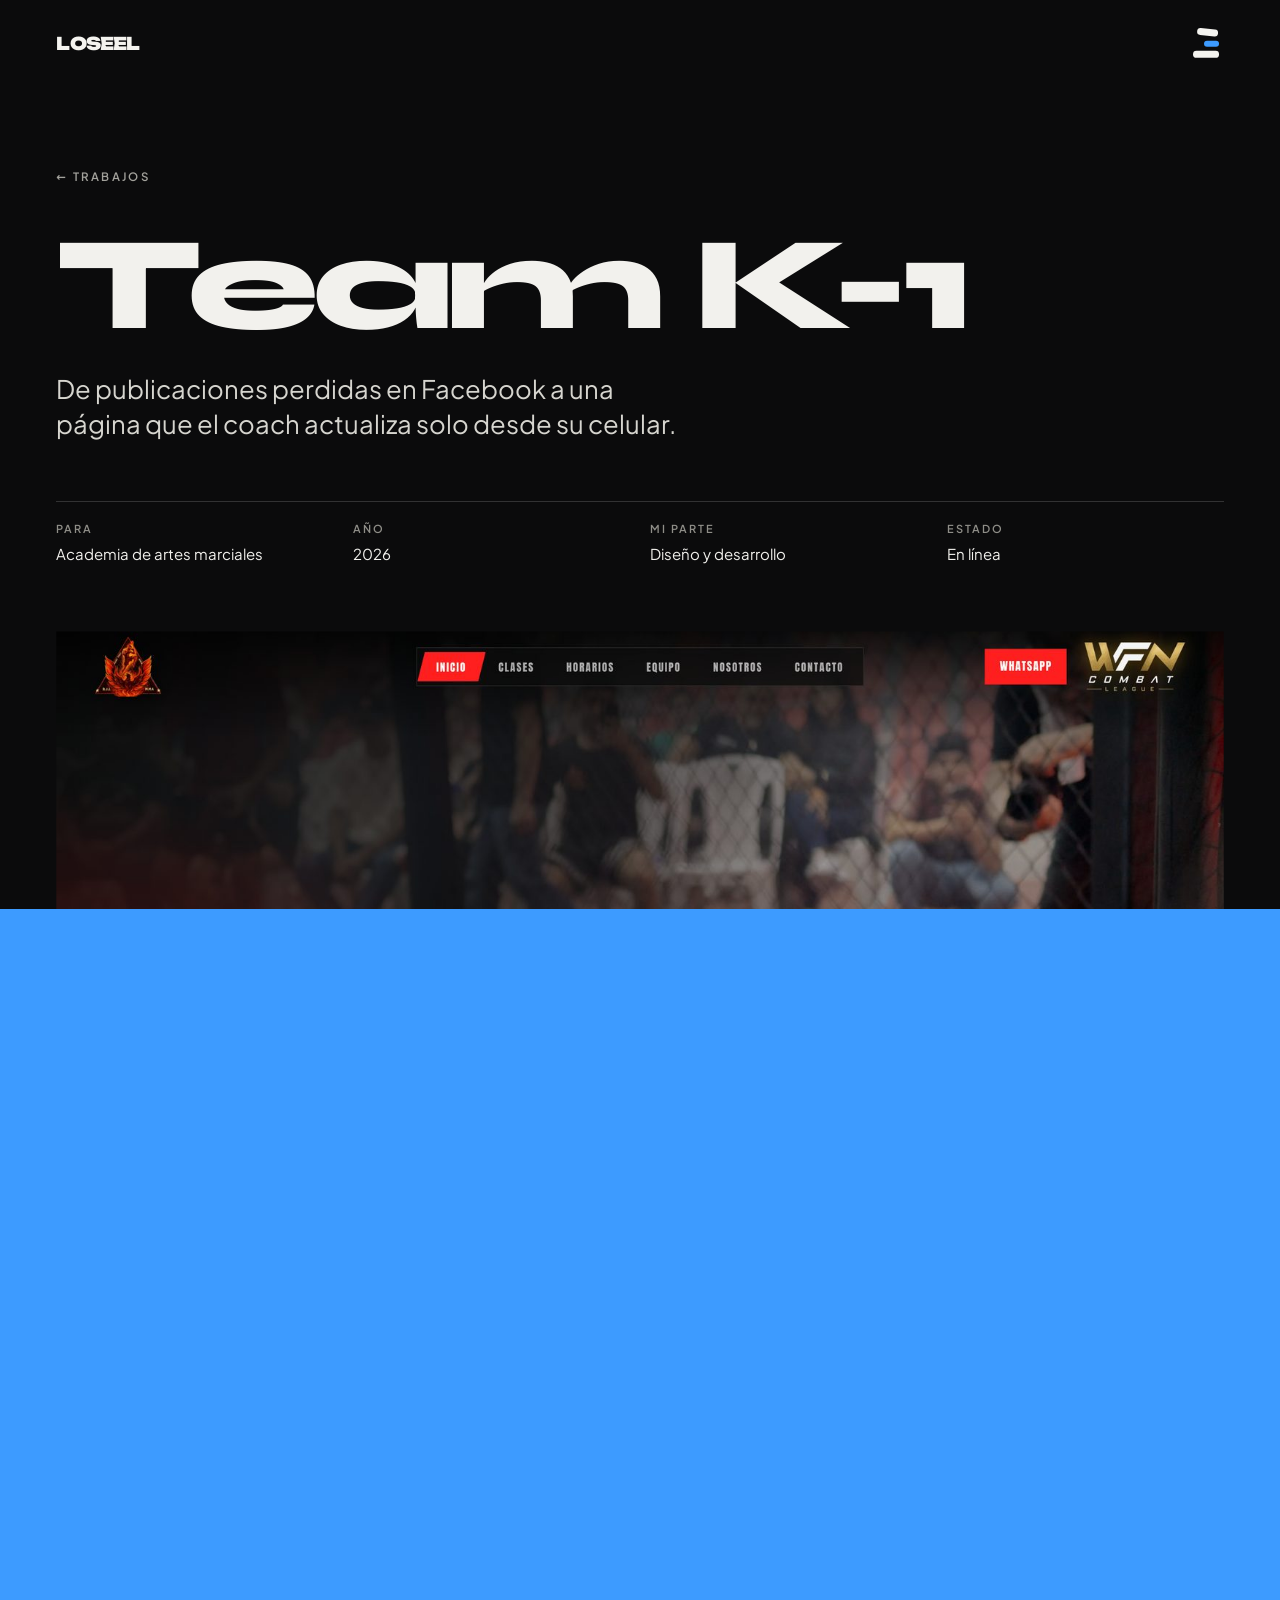
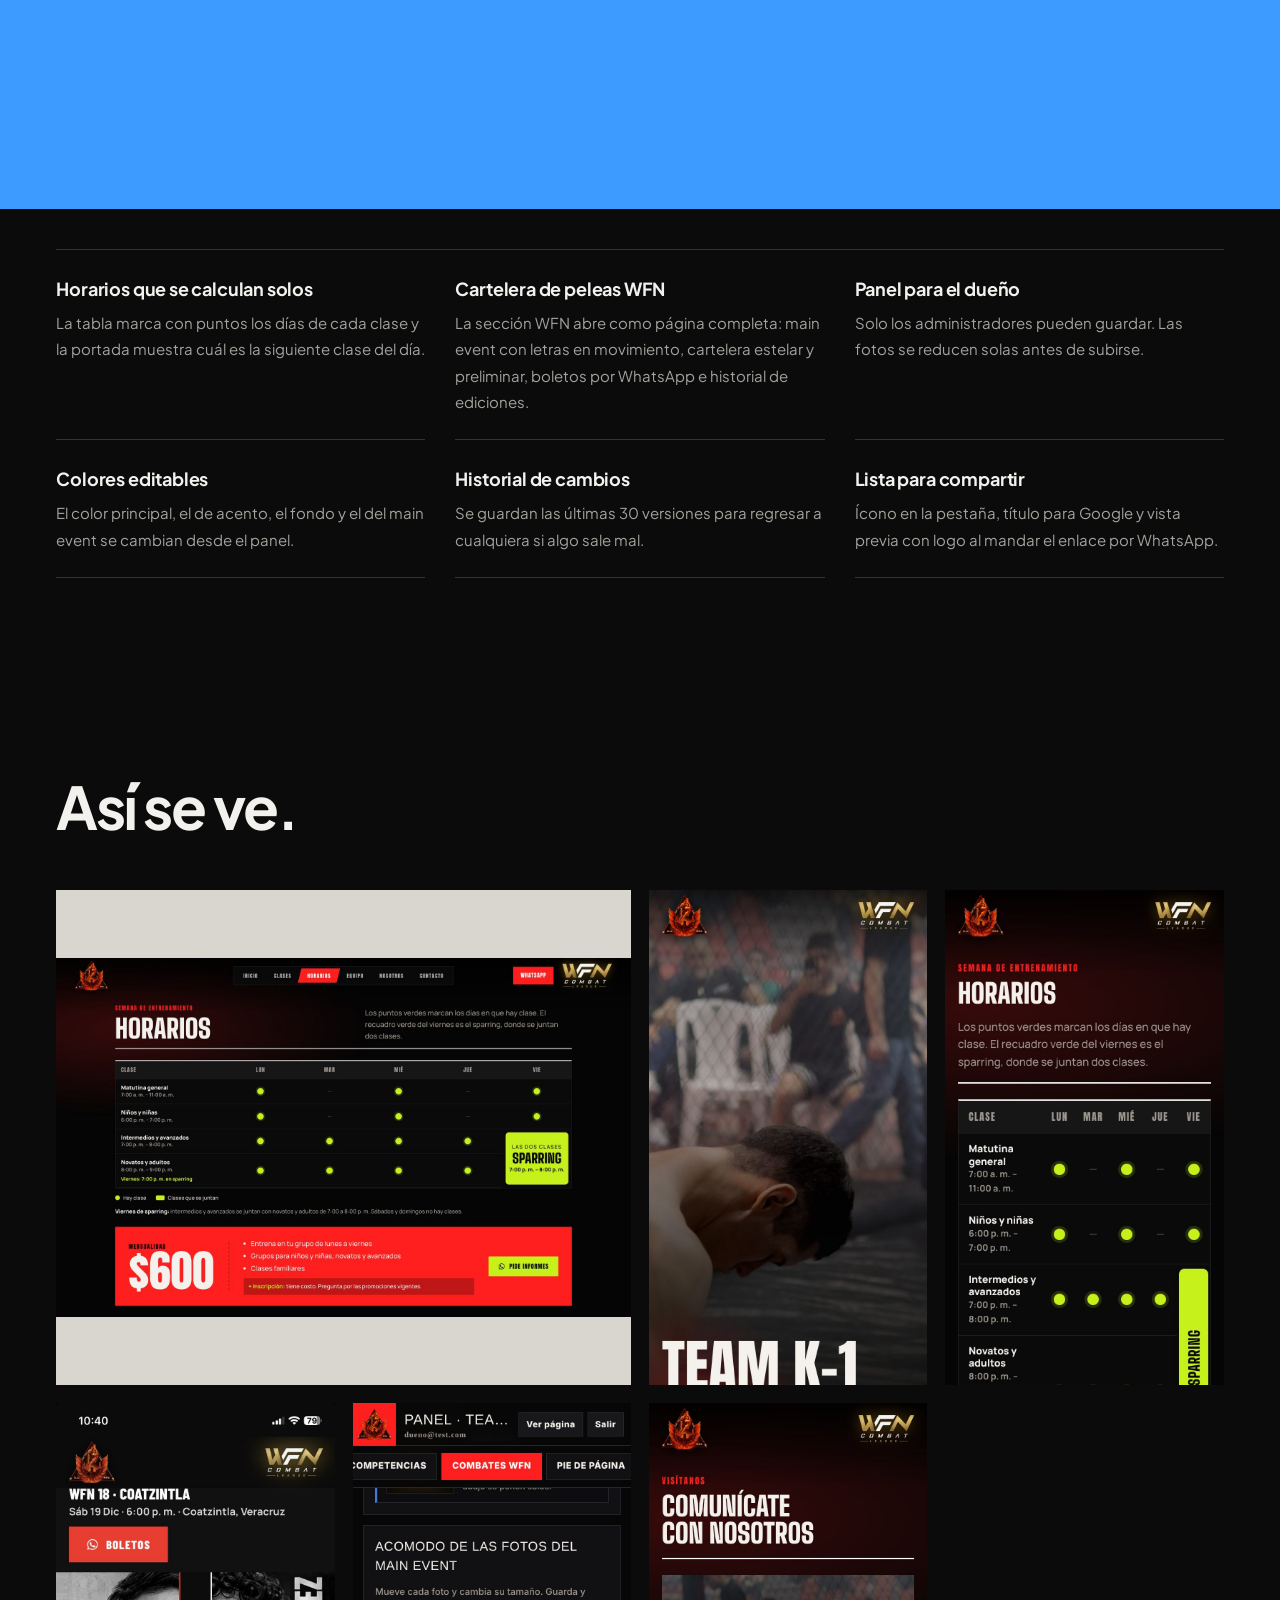
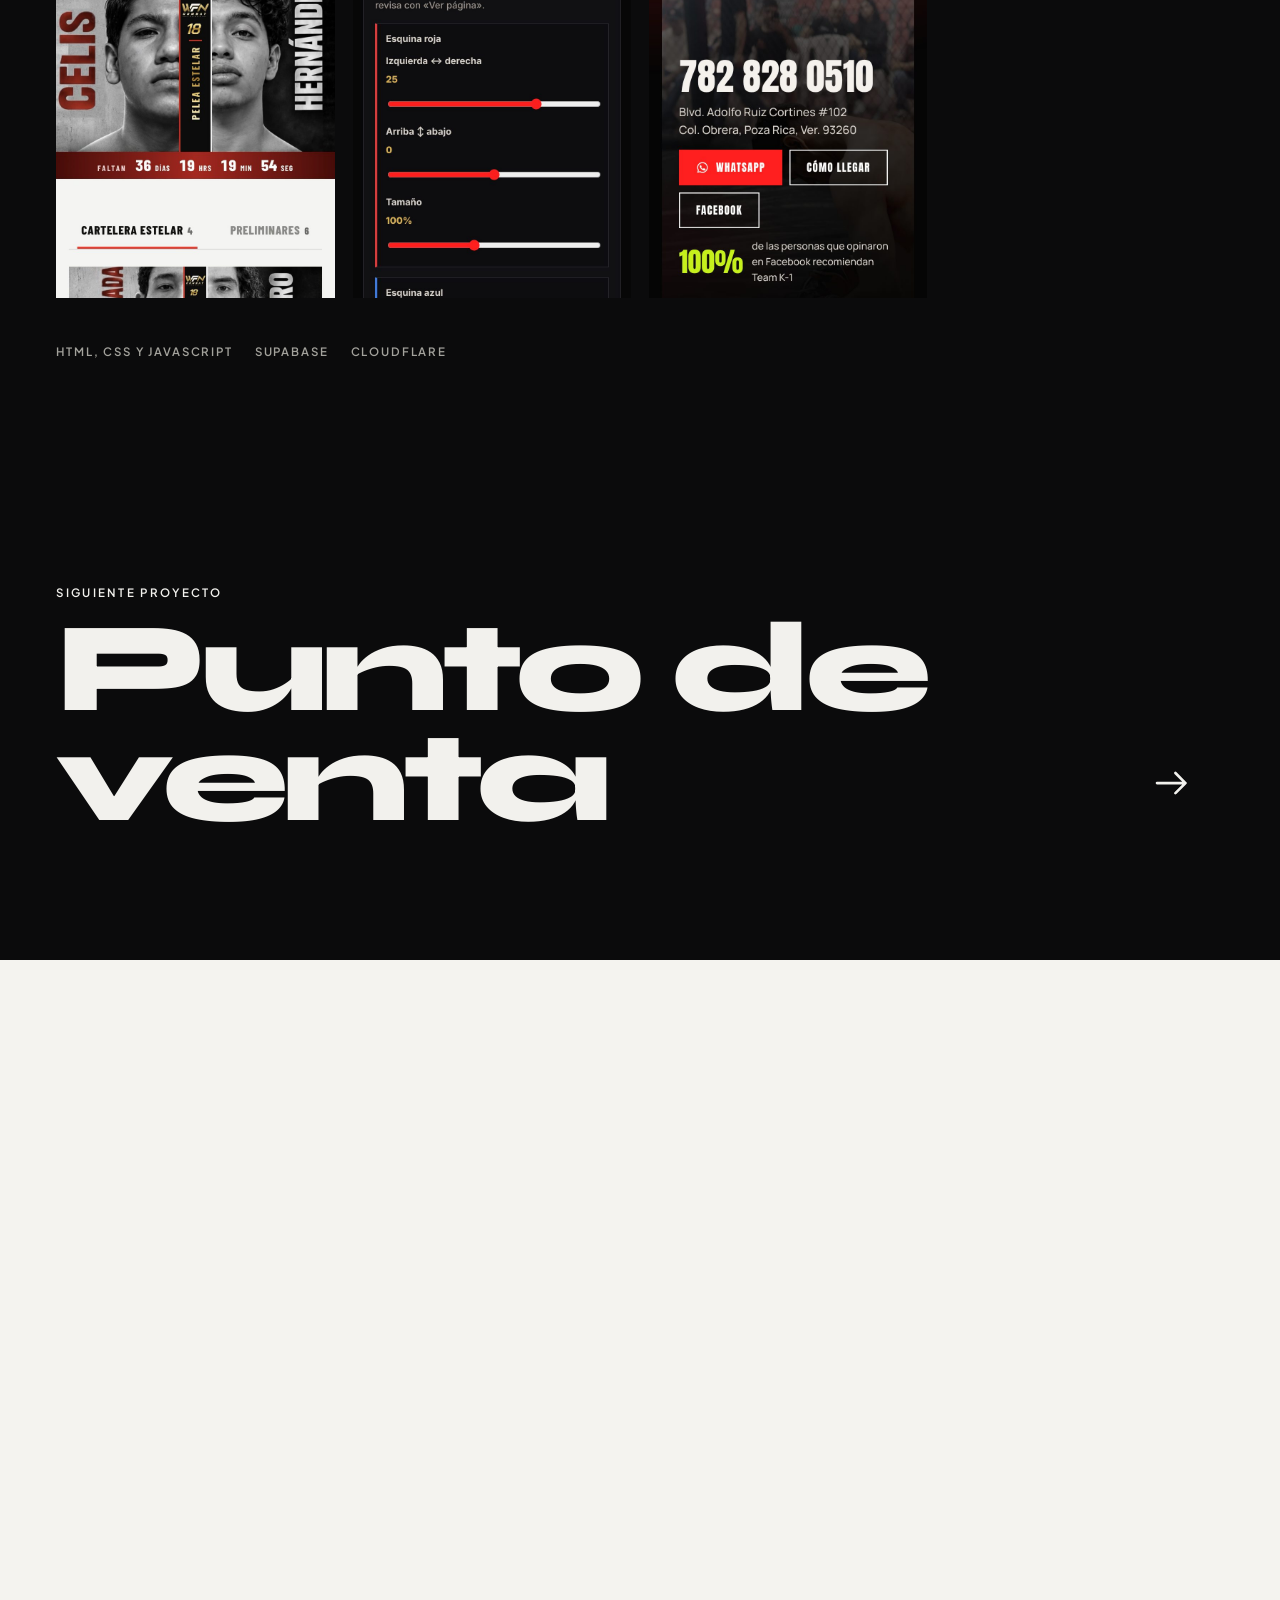
<file: trabajos/team-k1.html>
<!DOCTYPE html>
<html lang="es-MX">
<head>
<meta charset="utf-8">
<meta name="viewport" content="width=device-width,initial-scale=1,viewport-fit=cover">
<title>Team K-1 · Trabajos de Loseel</title>
<meta name="description" content="Página con horarios, precios, coaches y la cartelera de peleas WFN, con un panel para que la academia la actualice sola.">
<meta name="robots" content="index,follow,max-image-preview:large">
<meta name="author" content="Roberto López">
<meta name="theme-color" content="#f4f3ef">
<link rel="canonical" href="https://portafolio.loseelwebs.workers.dev/trabajos/team-k1.html">
<meta property="og:type" content="website">
<meta property="og:locale" content="es_MX">
<meta property="og:site_name" content="Loseel">
<meta property="og:title" content="Team K-1 · Trabajos de Loseel">
<meta property="og:description" content="Página con horarios, precios, coaches y la cartelera de peleas WFN, con un panel para que la academia la actualice sola.">
<meta property="og:url" content="https://portafolio.loseelwebs.workers.dev/trabajos/team-k1.html">
<meta property="og:image" content="https://portafolio.loseelwebs.workers.dev/img/k1-pc-inicio.jpg">
<meta name="twitter:card" content="summary_large_image">
<link rel="icon" href="../favicon.ico" sizes="any">
<link rel="icon" href="../img/favicon-32.png" type="image/png" sizes="32x32">
<link rel="apple-touch-icon" href="../img/apple-touch-icon.png">
<link rel="preload" href="../fonts/syne-latin-800-normal.woff2" as="font" type="font/woff2" crossorigin>
<link rel="preload" href="../fonts/unbounded-latin-900-normal.woff2" as="font" type="font/woff2" crossorigin>
<link rel="preload" href="../fonts/plus-jakarta-sans-latin-500-normal.woff2" as="font" type="font/woff2" crossorigin>
<link rel="stylesheet" href="../css/estilo.css">
<script type="application/ld+json">{"@context": "https://schema.org", "@type": "CreativeWork", "name": "Academia Team K-1", "description": "Página con horarios, precios, coaches y la cartelera de peleas WFN, con un panel para que la academia la actualice sola.", "dateCreated": "2026", "creator": {"@type": "Person", "name": "Roberto López"}, "image": "https://portafolio.loseelwebs.workers.dev/img/k1-pc-inicio.jpg", "url": "https://portafolio.loseelwebs.workers.dev/trabajos/team-k1.html"}</script>
<script src="../js/arranque.js"></script>
</head>
<body class="pag-caso" data-pagina="caso">
<div class="cursor" aria-hidden="true"><svg class="c-flecha" viewBox="0 0 28 28"><path d="M4 3 L4 23 L9.5 18 L13 26 L16.5 24.5 L13 16.8 L20.5 16.5 Z"/></svg><svg class="c-mano" viewBox="0 0 28 28"><path d="M11 3.5c1.1 0 2 .9 2 2V12h.5V10c0-1.1.9-2 2-2s2 .9 2 2v2.2c.3-.8 1-1.2 1.8-1.2 1.1 0 2 .9 2 2v1c.3-.4.8-.6 1.3-.6 1 0 1.9.8 1.9 1.9V20c0 3.6-2.9 6.5-6.5 6.5h-2.5c-2 0-3.8-1-5-2.6L6 18.6c-.6-.9-.4-2.1.5-2.7.8-.5 1.8-.4 2.5.3V5.5c0-1.1.9-2 2-2z"/></svg><span>ver</span></div>
<header class="cab">
  <a class="logo-mini" id="logoMini" href=".././" aria-label="Loseel, ir al inicio"><span class="pal"><span class="marca">LOSEEL</span></span></a>
  <button type="button" class="menu-b" aria-expanded="false" aria-controls="menu" aria-label="Abrir el menú"><span class="barras" aria-hidden="true"><i></i><i></i><i></i></span></button>
</header>

<main id="top">
<section class="caso-hero s-negra">
  <a class="volver" href="../#trabajos">← Trabajos</a>
  <h1 data-ap><span class="linea-t"><span style="--i:0">Team K-1</span></span></h1>
  <p class="frase" data-sube style="--d:.2s">De publicaciones perdidas en Facebook a una página que el coach actualiza solo desde su celular.</p>
  <div class="meta-fila" data-sube style="--d:.3s"><div><small>Para</small><span>Academia de artes marciales</span></div><div><small>Año</small><span>2026</span></div><div><small>Mi parte</small><span>Diseño y desarrollo</span></div><div><small>Estado</small><span>En línea</span></div></div>
  <div class="caso-portada" data-foto><img src="../img/k1-pc-inicio.jpg" alt="Academia Team K-1, pantalla principal"></div>
  <div class="caso-acc"><span></span><a class="btn azul mag" href="https://academiateamk1.com.mx/" target="_blank" rel="noopener"><span>Visitar la página</span></a></div>
</section>
<section class="sec s-clara">
  <div class="tres"><div data-sube><h2>Antes</h2><p>La academia solo tenía página de Facebook. Los horarios, el precio y la dirección se perdían entre publicaciones, y la gente preguntaba lo mismo por mensaje una y otra vez.</p></div><div data-sube style="--d:.08s"><h2>El reto</h2><p>Juntar en un solo lugar todo lo que un alumno nuevo necesita saber, y que el coach pudiera cambiar precios, horarios y peleas sin depender de alguien más.</p></div><div data-sube style="--d:.16s"><h2>Lo que hice</h2><p>Una página de una sola pantalla para el celular, con pestañas por sección, y un panel con contraseña donde se edita todo: textos, precios, horarios, coaches, fotos, colores y la cartelera de peleas.</p></div></div>
  <ul class="funcs"><li data-sube style="--d:0.00s"><b>Horarios que se calculan solos</b><span>La tabla marca con puntos los días de cada clase y la portada muestra cuál es la siguiente clase del día.</span></li><li data-sube style="--d:0.07s"><b>Cartelera de peleas WFN</b><span>La sección WFN abre como página completa: main event con letras en movimiento, cartelera estelar y preliminar, boletos por WhatsApp e historial de ediciones.</span></li><li data-sube style="--d:0.14s"><b>Panel para el dueño</b><span>Solo los administradores pueden guardar. Las fotos se reducen solas antes de subirse.</span></li><li data-sube style="--d:0.00s"><b>Colores editables</b><span>El color principal, el de acento, el fondo y el del main event se cambian desde el panel.</span></li><li data-sube style="--d:0.07s"><b>Historial de cambios</b><span>Se guardan las últimas 30 versiones para regresar a cualquiera si algo sale mal.</span></li><li data-sube style="--d:0.14s"><b>Lista para compartir</b><span>Ícono en la pestaña, título para Google y vista previa con logo al mandar el enlace por WhatsApp.</span></li></ul>
</section>
<section class="sec s-piedra">
  <h2 class="grande" data-ap><span class="linea-t"><span style="--i:0">Así se ve.</span></span></h2>
  <div class="galeria"><button type="button" class="g-ancha" data-ver="../img/k1-pc-horarios.jpg" data-pie="Horarios y mensualidad en computadora" data-sube><img src="../img/k1-pc-horarios.jpg" alt="Horarios y mensualidad en computadora" loading="lazy"></button><button type="button" class="g-cel" data-ver="../img/k1-cel-inicio.jpg" data-pie="Portada en el celular" data-sube><img src="../img/k1-cel-inicio.jpg" alt="Portada en el celular" loading="lazy"></button><button type="button" class="g-cel" data-ver="../img/k1-cel-horarios.jpg" data-pie="Horarios con el sparring de los viernes" data-sube><img src="../img/k1-cel-horarios.jpg" alt="Horarios con el sparring de los viernes" loading="lazy"></button><button type="button" class="g-cel" data-ver="../img/k1-cel-wfn.jpg" data-pie="WFN 18: Celis vs Hernández con cuenta regresiva" data-sube><img src="../img/k1-cel-wfn.jpg" alt="WFN 18: Celis vs Hernández con cuenta regresiva" loading="lazy"></button><button type="button" class="g-cel" data-ver="../img/k1-cel-panel.jpg" data-pie="Panel del dueño: acomodo de las fotos del main event" data-sube><img src="../img/k1-cel-panel.jpg" alt="Panel del dueño: acomodo de las fotos del main event" loading="lazy"></button><button type="button" class="g-cel" data-ver="../img/k1-cel-contacto.jpg" data-pie="Contacto con WhatsApp y cómo llegar" data-sube><img src="../img/k1-cel-contacto.jpg" alt="Contacto con WhatsApp y cómo llegar" loading="lazy"></button></div>
  <div class="tec"><span>HTML, CSS y JavaScript</span><span>Supabase</span><span>Cloudflare</span></div>
</section>
<section class="siguiente s-azul">
  <a href="punto-de-venta.html"><small>Siguiente proyecto</small><span class="sig-n">Punto de venta</span><span class="sig-f"><svg viewBox="0 0 24 24" aria-hidden="true"><use href="#i-der"/></svg></span></a>
</section>
</main>

<footer class="pie" id="pie">
  <i class="pie-calor" aria-hidden="true"><i></i></i>
  <div class="pie-meta">
    <a class="pie-marca" href=".././" aria-label="Loseel, volver al inicio"><svg class="pie-barras" viewBox="0 0 40 32" aria-hidden="true"><rect x="4" y="4" width="8" height="24" rx="4" fill="currentColor"/><rect x="16" y="14" width="8" height="14" rx="4" fill="#3d9bff"/><rect x="28" y="8" width="8" height="20" rx="4" fill="currentColor" transform="rotate(6 32 28)"/></svg><span><span class="marca">LOSEEL</span></span><small>Roberto López</small></a>
    <span class="pie-centro">Diseño y desarrollo web</span>
  </div>
  <div class="pie-datos">
    <div class="pie-col"><small>WhatsApp</small><a href="https://wa.me/527821237103?text=Hola%20Roberto%2C%20vi%20tu%20portafolio%20y%20me%20gustar%C3%ADa%20platicar%20sobre%20una%20p%C3%A1gina%20para%20mi%20negocio." target="_blank" rel="noopener">782 123 7103</a><small>Correo</small><a href="mailto:loseelwebs@gmail.com">loseelwebs@gmail.com</a></div>
    <div class="pie-col der"><small>Páginas</small><p class="pie-nav"><a href=".././#trabajos">Trabajos</a><a href="../servicios.html">Servicios</a><a href="../sobre-mi.html">Sobre mí</a><a href="../contacto.html">Contacto</a></p></div>
  </div>
  <div class="pie-medio">
    <a class="btn azul" href="https://wa.me/527821237103?text=Hola%20Roberto%2C%20vi%20tu%20portafolio%20y%20quiero%20cotizar%20una%20p%C3%A1gina%20para%20mi%20negocio.%20Te%20cuento%3A" target="_blank" rel="noopener"><svg viewBox="0 0 24 24" aria-hidden="true"><use href="#i-wa"/></svg><span>Cotiza tu página</span></a>
  </div>
  <div class="pie-gigante" aria-hidden="true">
    <div class="pie-nombre"><span class="marca">LOSEEL</span></div>
    <div class="pie-3d"></div>
  </div>
  <div class="pie-bajo"><span>© 2026 Loseel · Roberto López</span></div>
</footer>
<dialog class="menu" id="menu" aria-label="Menú"><div class="vidrio">
  <div class="menu-cab"><span class="menu-logo"><span class="barras" aria-hidden="true"><i></i><i></i><i></i></span><span class="marca">LOSEEL</span></span><button type="button" class="cerrar-m" data-cerrar aria-label="Cerrar el menú"><svg viewBox="0 0 24 24"><use href="#i-x"/></svg></button></div>
  <nav class="menu-links" aria-label="Páginas"><a href=".././">Inicio</a><a href=".././#trabajos" class=actual aria-current=page>Trabajos</a><a href="../servicios.html">Servicios</a><a href="../sobre-mi.html">Sobre mí</a><a href="../contacto.html">Contacto</a></nav>
  <div class="menu-pie">
    <a class="btn" href="https://wa.me/527821237103?text=Hola%20Roberto%2C%20vi%20tu%20portafolio%20y%20me%20gustar%C3%ADa%20platicar%20sobre%20una%20p%C3%A1gina%20para%20mi%20negocio." target="_blank" rel="noopener"><svg viewBox="0 0 24 24" aria-hidden="true"><use href="#i-wa"/></svg><span>WhatsApp 782 123 7103</span></a>
    <div class="menu-datos"><a href="mailto:loseelwebs@gmail.com">loseelwebs@gmail.com</a><span>México</span></div>
  </div>
</div></dialog>
<div class="velo" aria-hidden="true"></div>
<div class="aviso" role="status"></div>
<dialog class="visor" id="visor" aria-label="Imagen ampliada"><img alt=""><p></p></dialog>
<svg width="0" height="0" style="position:absolute" aria-hidden="true">
  <symbol id="i-flecha" viewBox="0 0 24 24"><path d="M7 17 17 7M8 7h9v9" fill="none" stroke="currentColor" stroke-width="2" stroke-linecap="round" stroke-linejoin="round"/></symbol>
  <symbol id="i-der" viewBox="0 0 24 24"><path d="M3 12h17M14 6l6 6-6 6" fill="none" stroke="currentColor" stroke-width="1.6" stroke-linecap="round" stroke-linejoin="round"/></symbol>
  <symbol id="i-x" viewBox="0 0 24 24"><path d="M6 6l12 12M18 6 6 18" fill="none" stroke="currentColor" stroke-width="2" stroke-linecap="round"/></symbol>
  <symbol id="i-wa" viewBox="0 0 24 24"><path fill="currentColor" d="M12 2a10 10 0 0 0-8.6 15.1L2 22l5-1.3A10 10 0 1 0 12 2zm0 18.2a8.2 8.2 0 0 1-4.2-1.2l-.3-.2-3 .8.8-2.9-.2-.3A8.2 8.2 0 1 1 12 20.2zm4.5-6.1c-.2-.1-1.5-.7-1.7-.8s-.4-.1-.6.1-.7.8-.8 1-.3.2-.5.1a6.7 6.7 0 0 1-3.3-2.9c-.2-.4.2-.4.7-1.3.1-.2 0-.3 0-.4l-.8-1.8c-.2-.5-.4-.4-.6-.4h-.5a1 1 0 0 0-.7.3 3 3 0 0 0-.9 2.2 5.2 5.2 0 0 0 1.1 2.7 11.9 11.9 0 0 0 4.6 4c1.7.7 2.4.8 3.2.7a2.8 2.8 0 0 0 1.8-1.3 2.3 2.3 0 0 0 .2-1.3c-.1-.1-.2-.2-.5-.3z"/></symbol>
</svg>
<script src="../js/lenis.min.js"></script>
<script src="../js/comun.js"></script>
</body>
</html>
</file>
<file: css/estilo.css>
/* Loseel · portafolio — minimalista: marfil, negro profundo y un azul de acento */
@font-face{font-family:Syne;font-weight:800;font-display:swap;src:url(../fonts/syne-latin-800-normal.woff2) format("woff2")}
@font-face{font-family:"Plus Jakarta Sans";font-weight:400;font-display:swap;src:url(../fonts/plus-jakarta-sans-latin-400-normal.woff2) format("woff2")}
@font-face{font-family:"Plus Jakarta Sans";font-weight:500;font-display:swap;src:url(../fonts/plus-jakarta-sans-latin-500-normal.woff2) format("woff2")}
@font-face{font-family:"Plus Jakarta Sans";font-weight:600;font-display:swap;src:url(../fonts/plus-jakarta-sans-latin-600-normal.woff2) format("woff2")}
@font-face{font-family:"Plus Jakarta Sans";font-weight:700;font-display:swap;src:url(../fonts/plus-jakarta-sans-latin-700-normal.woff2) format("woff2")}
@font-face{font-family:Fraunces;font-style:italic;font-weight:400;font-display:swap;src:url(../fonts/fraunces-latin-400-italic.woff2) format("woff2")}
@property --ang{syntax:"<angle>";inherits:false;initial-value:0deg}
:root{
  color-scheme:light;
  --bg:#f4f3ef;--bg2:#fbfaf7;--piedra:#e4e2db;--ink:#0b0b0c;--mute:#5a5954;--line:rgba(11,11,12,.16);
  --noche:#0b0b0c;--azul:#3d9bff;--azul-o:#1f6fe0;
  --f-logo:"Syne","Arial Black",system-ui,sans-serif;--f-it:"Fraunces",Georgia,serif;--f-body:"Plus Jakarta Sans",system-ui,-apple-system,"Segoe UI",sans-serif;
  --e:cubic-bezier(.2,.8,.2,1);--e2:cubic-bezier(.76,0,.24,1);--pad:clamp(20px,4.4vw,72px);
}
*{box-sizing:border-box;min-width:0}
html{scroll-padding-top:80px}
html:not(.lenis){scroll-behavior:smooth}
body{margin:0;background:var(--bg);color:var(--ink);font:400 16px/1.65 var(--f-body);-webkit-font-smoothing:antialiased;overflow-x:clip}
img{max-width:100%;display:block}
a{color:inherit;text-decoration:none}
button{font:inherit;color:inherit;cursor:pointer;background:none;border:0;padding:0}
h1,h2,h3{margin:0;font-weight:700;letter-spacing:-.025em;line-height:1.05}
p{margin:0}
.sr{position:absolute;width:1px;height:1px;overflow:hidden;clip:rect(0 0 0 0);white-space:nowrap}
::selection{background:var(--azul);color:var(--ink)}
:focus-visible{outline:2px solid var(--azul);outline-offset:4px}
em{font:italic 400 1.04em/1 var(--f-it);letter-spacing:-.015em}
main{position:relative;z-index:1;overflow-x:clip}

/* cursor propio: flecha negra con borde azul que se inclina, mano sobre botones */
.cursor{position:fixed;left:0;top:0;z-index:9000;pointer-events:none;width:28px;height:28px;transform-origin:4px 3px;opacity:0;transition:opacity .2s;display:none}
.cursor svg{position:absolute;inset:0;width:28px;height:28px;overflow:visible;transition:opacity .15s,transform .25s var(--e)}
.cursor path{fill:var(--ink);stroke:var(--azul);stroke-width:2;stroke-linejoin:round}
.cursor .c-mano{opacity:0;transform:scale(.6)}
.cursor span{position:absolute;left:30px;top:24px;padding:4px 10px;border-radius:999px;background:var(--azul);color:var(--ink);font:600 12px var(--f-body);letter-spacing:.08em;text-transform:uppercase;opacity:0;transform:scale(.6);transform-origin:left top;transition:opacity .2s,transform .3s var(--e)}
.cursor.on{opacity:1}
.cursor.mano .c-flecha{opacity:0;transform:scale(.6)}
.cursor.mano .c-mano{opacity:1;transform:none}
.cursor.ver span{opacity:1;transform:none}
.cursor.click svg{transform:scale(.82)}
.cursor.oculto{opacity:0}
@media (hover:hover) and (pointer:fine){
  html.anim:not(.ligero):not(.dlg) .cursor{display:block}
  html.anim:not(.ligero):not(.dlg),html.anim:not(.ligero):not(.dlg) *{cursor:none!important}
  html.anim:not(.ligero):not(.dlg) input,html.anim:not(.ligero):not(.dlg) textarea{cursor:text!important}
  /* modo ligero: la misma flecha, pero como cursor del sistema (no gasta nada) */
  html.ligero,html.ligero body{cursor:url("data:image/svg+xml,%3Csvg%20xmlns%3D%22http%3A//www.w3.org/2000/svg%22%20width%3D%2228%22%20height%3D%2228%22%20viewBox%3D%220%200%2028%2028%22%3E%3Cpath%20d%3D%22M4%203%20L4%2023%20L9.5%2018%20L13%2026%20L16.5%2024.5%20L13%2016.8%20L20.5%2016.5%20Z%22%20fill%3D%22%230a0a0a%22%20stroke%3D%22%233d9bff%22%20stroke-width%3D%222%22%20stroke-linejoin%3D%22round%22/%3E%3C/svg%3E") 4 3,auto}
  html.ligero a,html.ligero button,html.ligero summary,html.ligero label,html.ligero select{cursor:url("data:image/svg+xml,%3Csvg%20xmlns%3D%22http%3A//www.w3.org/2000/svg%22%20width%3D%2228%22%20height%3D%2228%22%20viewBox%3D%220%200%2028%2028%22%3E%3Cpath%20d%3D%22M11%203.5c1.1%200%202%20.9%202%202V12h.5V10c0-1.1.9-2%202-2s2%20.9%202%202v2.2c.3-.8%201-1.2%201.8-1.2%201.1%200%202%20.9%202%202v1c.3-.4.8-.6%201.3-.6%201%200%201.9.8%201.9%201.9V20c0%203.6-2.9%206.5-6.5%206.5h-2.5c-2%200-3.8-1-5-2.6L6%2018.6c-.6-.9-.4-2.1.5-2.7.8-.5%201.8-.4%202.5.3V5.5c0-1.1.9-2%202-2z%22%20fill%3D%22%230a0a0a%22%20stroke%3D%22%233d9bff%22%20stroke-width%3D%222%22%20stroke-linejoin%3D%22round%22/%3E%3C/svg%3E") 11 4,pointer}
}

/* ---------- cabecera: logo y botón; cambian de color según la sección ---------- */
.cab{position:fixed;inset:0 0 auto;z-index:60;display:flex;justify-content:space-between;align-items:center;padding:18px var(--pad);pointer-events:none;color:var(--ink);transition:color .4s}
html.cab-clara .cab{color:#f4f3ef}
.logo-mini{pointer-events:auto;display:flex;align-items:center;gap:.26em;font:800 clamp(19px,1.6vw,23px)/1 var(--f-logo);letter-spacing:-.05em;transition:opacity .4s,transform .5s var(--e)}
.pag-inicio .logo-mini{opacity:0;transform:translateY(-8px);pointer-events:none}
.pag-inicio .logo-mini.ver{opacity:1;transform:none;pointer-events:auto}
html:not(.anim) .pag-inicio .logo-mini{opacity:1;transform:none;pointer-events:auto}
html.anim .cab{animation:baja .9s 2.6s var(--e) both}
html.sin-intro .cab{animation-delay:.2s}
@keyframes baja{from{transform:translateY(-100%);opacity:0}}

/* botón de menú: el ícono de tres barras, sin fondo; se mueve al pasar el mouse y al presionarlo */
.menu-b{pointer-events:auto;position:relative;display:grid;place-items:center;width:52px;height:52px;margin-right:-8px;color:currentColor}
.menu-b .barras{font-size:34px}
.menu-b .barras i{background:currentColor;transition:transform .5s var(--e)}
.menu-b .barras i:nth-child(2){background:var(--azul)}
@keyframes olaM{0%,100%{transform:scaleY(1)}35%{transform:scaleY(.55)}70%{transform:scaleY(1.12)}}
.menu-b:hover .barras i{animation:olaM .9s ease-in-out infinite}
.menu-b:hover .barras i:nth-child(2){animation-delay:.12s}.menu-b:hover .barras i:nth-child(3){animation-delay:.24s}
@keyframes saltaM{0%{transform:none}30%{transform:translateY(18%) scaleY(.45)}62%{transform:translateY(-22%) scaleY(1.25)}100%{transform:none}}
.menu-b.salta .barras i{animation:saltaM .55s cubic-bezier(.3,.7,.3,1) both}
.menu-b.salta .barras i:nth-child(2){animation-delay:.07s}.menu-b.salta .barras i:nth-child(3){animation-delay:.14s}
.menu-b:active{transform:scale(.92)}
/* ---------- menú Liquid Glass ---------- */
.menu{position:fixed;inset:0;margin:0;padding:0;width:100%;height:100%;max-width:none;max-height:none;border:0;background:transparent;overflow:hidden}
.menu::backdrop{background:rgba(8,8,10,.28)}
.menu[open]::backdrop{animation:velito .5s var(--e)}
@keyframes velito{from{background:rgba(8,8,10,0)}}
.vidrio{position:absolute;top:12px;right:12px;width:min(470px,calc(100% - 24px));max-height:calc(100% - 24px);overflow:auto;scrollbar-width:none;border-radius:30px;color:#f6f6f3;
  padding:22px 26px 26px;isolation:isolate;
  background:linear-gradient(150deg,rgba(255,255,255,.2),rgba(255,255,255,.05) 40%,rgba(255,255,255,.1)),rgba(14,14,18,.5);
  backdrop-filter:blur(28px) saturate(1.9) brightness(.92);-webkit-backdrop-filter:blur(28px) saturate(1.9) brightness(.92);
  border:1px solid rgba(255,255,255,.28);
  box-shadow:inset 0 1px 0 rgba(255,255,255,.55),inset 0 -1px 0 rgba(255,255,255,.12),inset 0 0 40px rgba(255,255,255,.06),0 40px 90px -30px rgba(0,0,0,.6);
  transform-origin:calc(100% - 37px) 37px}
.vidrio::-webkit-scrollbar{display:none}
.vidrio::before{content:"";position:absolute;inset:0;z-index:-1;border-radius:inherit;pointer-events:none;background:radial-gradient(120% 60% at 15% 0%,rgba(255,255,255,.22),transparent 55%),radial-gradient(80% 50% at 100% 100%,rgba(61,155,255,.22),transparent 60%)}
.ligero .vidrio{backdrop-filter:none;-webkit-backdrop-filter:none;background:rgba(16,16,20,.96)}
.menu[open] .vidrio{animation:abreVidrio .62s cubic-bezier(.22,1,.36,1) both}
@keyframes abreVidrio{from{opacity:0;transform:scale(.18);border-radius:60px;filter:blur(10px)}60%{filter:blur(0)}}
.menu.saliendo .vidrio{animation:cierraVidrio .34s cubic-bezier(.55,0,.75,.2) both}
.menu.saliendo::backdrop{background:rgba(8,8,10,0);transition:background .34s}
@keyframes cierraVidrio{to{opacity:0;transform:scale(.3);filter:blur(6px)}}
.menu-cab{display:flex;justify-content:space-between;align-items:center;margin-bottom:22px}
.menu-logo{display:flex;align-items:center;gap:.26em;font:800 22px/1 var(--f-logo);letter-spacing:-.05em}
.menu-logo .barras i{background:#f6f6f3}.menu-logo .barras i:nth-child(2){background:var(--azul)}
.cerrar-m{display:grid;place-items:center;width:44px;height:44px;border-radius:999px;border:1px solid rgba(255,255,255,.3);background:rgba(255,255,255,.08);transition:transform .45s var(--e),background .3s}
.cerrar-m svg{width:18px;height:18px}
.cerrar-m:hover{transform:rotate(90deg);background:rgba(255,255,255,.18)}
.menu-links{display:grid;gap:2px;margin:0 -8px}
.menu-links a{display:flex;justify-content:space-between;align-items:center;padding:10px 8px;border-radius:14px;font:800 clamp(30px,4vw,44px)/1.04 var(--f-logo);letter-spacing:-.045em;transition:background .3s,color .3s,padding .4s var(--e)}
.menu-links a::after{content:"";width:9px;height:9px;border-radius:50%;background:var(--azul);opacity:0;transform:scale(.4);transition:opacity .3s,transform .4s var(--e)}
.menu-links a:hover{background:rgba(255,255,255,.08);padding-left:16px}
.menu-links a:hover::after,.menu-links a.actual::after{opacity:1;transform:none}
.menu-links a.actual{color:#9fcbff}
.menu[open] .menu-links a,.menu[open] .menu-pie{animation:entraItem .7s cubic-bezier(.22,1,.36,1) both}
.menu[open] .menu-links a:nth-child(1){animation-delay:.12s}.menu[open] .menu-links a:nth-child(2){animation-delay:.16s}.menu[open] .menu-links a:nth-child(3){animation-delay:.2s}.menu[open] .menu-links a:nth-child(4){animation-delay:.24s}.menu[open] .menu-links a:nth-child(5){animation-delay:.28s}
.menu[open] .menu-pie{animation-delay:.34s}
@keyframes entraItem{from{opacity:0;transform:translateY(18px);filter:blur(6px)}}
.menu-pie{display:grid;gap:14px;margin-top:24px;padding-top:20px;border-top:1px solid rgba(255,255,255,.16)}
.menu-pie .btn{width:100%;background:#f6f6f3;color:var(--ink)}
.menu-datos{display:flex;flex-wrap:wrap;justify-content:space-between;gap:6px 16px;font:500 12px/1.4 var(--f-body);letter-spacing:.1em;text-transform:uppercase;color:rgba(246,246,243,.7)}
.menu-datos a:hover{color:#fff}

/* ---------- cambio de página: cortina azul ---------- */
.velo{position:fixed;inset:0;z-index:9500;background:var(--azul);transform:translateY(101%);pointer-events:none}
html.saliendo .velo{transform:none;transition:transform .55s var(--e2)}
html.llega .velo{transform:none;animation:veloSale .8s .05s var(--e2) forwards}
@keyframes veloSale{to{transform:translateY(-101%)}}

/* ---------- botones ---------- */
.btn{position:relative;display:inline-flex;align-items:center;justify-content:center;gap:10px;min-height:52px;padding:0 26px;border-radius:999px;background:var(--ink);color:var(--bg);font-weight:500;font-size:15px;overflow:hidden;isolation:isolate;white-space:nowrap;transition:transform .35s var(--e),background .3s,color .3s}
.btn svg{width:18px;height:18px;flex:none}
.btn::before{content:"";position:absolute;top:0;left:-70%;width:45%;height:100%;z-index:-1;background:linear-gradient(100deg,transparent,rgba(255,255,255,.4),transparent);transform:skewX(-20deg);pointer-events:none}
.btn:hover::before,.btn.toque::before{animation:cruza .85s var(--e)}
@keyframes cruza{to{left:140%}}
.btn.azul{background:var(--azul);color:var(--ink)}
.btn.claro{background:var(--bg);color:var(--ink)}
.btn.linea{background:transparent;color:currentColor;box-shadow:inset 0 0 0 1px currentColor}
.btn.linea:hover{background:currentColor}
.btn.linea:hover span,.btn.linea:hover svg{color:var(--bg)}
.s-negra .btn.linea:hover span,.s-negra .btn.linea:hover svg{color:var(--ink)}
.enlace{display:inline-flex;align-items:center;gap:10px;font-weight:500;padding-bottom:4px;background:linear-gradient(currentColor,currentColor) no-repeat 0 100%/100% 1px;transition:background-size .45s var(--e)}
.enlace svg{width:16px;height:16px;transition:transform .4s var(--e)}
.enlace:hover{background-size:0 1px;background-position:100% 100%}
.enlace:hover svg{transform:rotate(45deg)}
.mag>span,.mag>svg{transition:transform .3s var(--e)}

/* ---------- secciones y colores ---------- */
.sec{position:relative;padding:clamp(80px,11vh,130px) var(--pad)}
.s-clara{background:var(--bg);color:var(--ink)}
.s-piedra{background:var(--piedra);color:var(--ink)}
.s-negra{background:var(--noche);color:#f2f1ed;--mute:#a3a29c;--line:rgba(255,255,255,.16)}
.s-azul{background:var(--azul);color:var(--ink);--mute:#0d2b52;--line:rgba(11,11,12,.25)}
/* rótulo chico: solo para nombrar la sección, sin números */
.rot{display:block;margin-bottom:22px;font:600 11.5px/1 var(--f-body);letter-spacing:.2em;text-transform:uppercase;color:var(--mute)}
.gigante{font:800 clamp(56px,11vw,190px)/.84 var(--f-logo);letter-spacing:-.055em}
.grande{font:700 clamp(32px,4.6vw,76px)/1.02 var(--f-body);letter-spacing:-.035em}
.grande em{font-size:1.06em}
.medio{font:700 clamp(24px,2.6vw,40px)/1.1 var(--f-body);letter-spacing:-.025em}
.lead{max-width:44ch;font-size:clamp(16px,1.3vw,19px);color:var(--mute)}
.az{color:var(--azul)}
.s-azul .az{color:#fff}

/* transición: la sección que sigue tapa a la anterior, que se oscurece */
.capa{position:relative;isolation:isolate}
html.anim .capa{position:sticky}
.capa-sombra{position:absolute;inset:0;z-index:20;background:#000;opacity:0;pointer-events:none;will-change:opacity}
/* secciones que se abren desde el centro (sin esquinas redondeadas) */
.capa-fondo{position:absolute;inset:0;z-index:-1;pointer-events:none;display:none}
html.anim .capa.abre{background:transparent}
html.anim .capa.abre .capa-fondo{display:block;background:var(--fondo,var(--azul));transform:scale(.82,.9);transform-origin:50% 0;will-change:transform}
html.anim .capa.abre.s-negra .capa-fondo{--fondo:var(--noche)}
.ligero .capa.abre .capa-fondo{transform:none!important}

/* apariciones */
.linea-t{display:block;overflow:hidden;padding-bottom:.08em;margin-bottom:-.08em}
.linea-t>span{display:inline-block}
html.anim [data-ap] .linea-t>span{transform:translateY(105%);transition:transform 1.1s var(--e);transition-delay:calc(var(--i,0)*90ms)}
html.anim [data-ap].ok .linea-t>span{transform:none}
html.anim [data-sube]{opacity:0;transform:translateY(26px);transition:opacity .9s var(--e),transform 1.1s var(--e);transition-delay:var(--d,0s)}
html.anim [data-sube].ok{opacity:1;transform:none}
.ligero [data-sube]{filter:none!important}
html.anim [data-foto]{clip-path:inset(12% 0 0 0);transition:clip-path 1.3s var(--e2)}
html.anim [data-foto] img{transform:scale(1.12);transition:transform 1.6s var(--e)}
html.anim [data-foto].ok{clip-path:inset(0 0 0 0)}
html.anim [data-foto].ok img{transform:none}

/* ---------- INICIO: portada con cortina azul ---------- */
.hero{position:relative;height:100svh;background:var(--bg)}
.hero-fijo{position:sticky;top:0;height:100svh;display:grid;place-items:center;overflow:hidden}
.barras{display:inline-flex;align-items:flex-end;gap:.11em;height:.76em;width:.82em;flex:none}
.barras i{display:block;width:.2em;border-radius:.1em;background:var(--ink);transform-origin:50% 100%;flex:none}
.barras i:nth-child(1){height:100%}
.barras i:nth-child(2){height:58%;background:var(--azul)}
.barras i:nth-child(3){height:83%;rotate:6deg}
.hero-centro{position:relative;z-index:1;display:grid;justify-items:center;gap:clamp(26px,4vh,44px);will-change:transform}
.hero-logo{position:relative;display:flex;align-items:center;font-size:clamp(46px,8vw,150px);line-height:1;user-select:none;cursor:default;transition:transform .35s var(--e)}
.hero-logo .barras,.hero-logo .nom{transition:transform .35s var(--e)}
.hero-logo .barras{margin-right:.28em}
.hero-logo .nom{display:inline-flex;font:800 1em var(--f-logo);letter-spacing:-.05em;white-space:nowrap}
.hero-logo .le{display:inline-block}
.hero-logo .msk{display:inline-flex;overflow:hidden;padding:0 .02em .06em;margin-bottom:-.06em}
.hero-info{display:grid;justify-items:center;gap:22px;text-align:center}
.hero-info p{max-width:30ch;font:500 clamp(17px,1.5vw,21px)/1.45 var(--f-body);letter-spacing:-.01em}
.hero-info p em{color:var(--azul-o)}
html.anim .hero-info{opacity:0;transform:translateY(24px);transition:opacity .8s var(--e),transform 1s var(--e)}
html.anim .hero.info .hero-info{opacity:1;transform:none}
.hero-esq{position:absolute;bottom:clamp(18px,4vh,36px);font:600 11px/1.5 var(--f-body);letter-spacing:.2em;text-transform:uppercase;color:var(--mute)}
.hero-esq.izq{left:var(--pad)}.hero-esq.der{right:var(--pad);display:flex;align-items:center;gap:10px}
.hero-esq.der i{display:block;width:1px;height:34px;background:currentColor;transform-origin:top;animation:baja2 2.2s var(--e) infinite}
@keyframes baja2{0%{transform:scaleY(0)}50%{transform:scaleY(1);transform-origin:top}51%{transform-origin:bottom}100%{transform:scaleY(0);transform-origin:bottom}}
html.anim .hero-esq{animation:apareceE 1s 2.8s var(--e) both}
html.sin-intro .hero-esq{animation-delay:.4s}
@keyframes apareceE{from{opacity:0}}
.cortina{position:absolute;inset:0;z-index:3;background:var(--azul);opacity:0;pointer-events:none}
html.anim .hero.pre .hero-logo{opacity:0}
html.anim .hero.pre .cortina{opacity:1}
/* intro: azul completo → se recoge en una franja → se vuelve la barra del logo */
@keyframes cortinaB{
  0%{opacity:1;clip-path:inset(0 0 0 0 round 0px)}
  14%{clip-path:inset(0 0 0 0 round 0px)}
  42%{clip-path:inset(0 var(--sr) 0 var(--sl) round 999px)}
  58%{clip-path:inset(16% var(--sr) 16% var(--sl) round 999px)}
  92%{opacity:1;background:#5ba7ea;clip-path:inset(var(--bt) var(--br) var(--bb) var(--bl) round 999px)}
  100%{opacity:0;background:#5ba7ea;clip-path:inset(var(--bt) var(--br) var(--bb) var(--bl) round 999px)}}
html.anim .hero.play .cortina{animation:cortinaB 2.3s var(--e2) both}
@keyframes subeL{from{transform:translateY(110%) rotate(6deg)}to{transform:none}}
@keyframes abreB{from{width:0;margin-right:0}to{width:.82em;margin-right:.28em}}
@keyframes creceB{from{transform:scaleY(0)}to{transform:scaleY(1)}}
@keyframes apareceB{from{opacity:0}to{opacity:1}}
@keyframes olaB{0%{transform:scaleY(1.05)}50%{transform:scaleY(.82)}100%{transform:scaleY(1.05)}}
html.anim .hero.play .hero-logo .le{animation:subeL .9s calc(1.05s + var(--i) * .05s) cubic-bezier(.2,.9,.2,1) both}
html.anim .hero.play .hero-logo .barras{animation:abreB .7s .75s var(--e2) both}
html.anim .hero.play .hero-logo .barras i:nth-child(1){animation:creceB .6s 1.5s cubic-bezier(.34,1.56,.64,1) both,olaB 1.4s 2.6s ease-in-out infinite}
html.anim .hero.play .hero-logo .barras i:nth-child(2){animation:apareceB .01s 2.05s both,olaB 1.4s 2.9s ease-in-out infinite}
html.anim .hero.play .hero-logo .barras i:nth-child(3){animation:creceB .6s 1.62s cubic-bezier(.34,1.56,.64,1) both,olaB 1.4s 3.2s ease-in-out infinite}
html.sin-intro .hero .cortina{display:none}
html.sin-intro .hero .hero-logo{opacity:1}
html.sin-intro .hero.play .hero-logo .le{animation:subeL .9s calc(.15s + var(--i) * .05s) cubic-bezier(.2,.9,.2,1) both}
html.sin-intro .hero.play .hero-logo .barras{animation:none}
html.sin-intro .hero.play .hero-logo .barras i{animation:creceB .6s .2s cubic-bezier(.34,1.56,.64,1) both,olaB 1.4s 1.2s ease-in-out infinite}
.hero.fuera .hero-logo .barras i{animation-play-state:paused!important}
.hero-logo .brillo{position:absolute;inset:-12% -4%;overflow:hidden;pointer-events:none}
.hero-logo .brillo::before{content:"";position:absolute;top:0;left:-40%;width:26%;height:100%;background:linear-gradient(100deg,transparent,rgba(255,255,255,.75),transparent);transform:skewX(-20deg)}
.hero-logo:hover .brillo::before,.hero-logo.toque .brillo::before{animation:cruzaBrillo 1.1s cubic-bezier(.45,0,.25,1)}
@keyframes cruzaBrillo{to{left:120%}}

/* ---------- INICIO: trabajos en ruta ---------- */
.ruta{height:270svh;padding:0}
.ruta .fijo{position:sticky;top:0;height:100svh;overflow:hidden}
.ruta-cab{position:absolute;left:var(--pad);top:clamp(96px,13vh,130px);z-index:3}
.ruta-cab .gigante{font-size:clamp(54px,8vw,130px)}
.ruta svg{position:absolute;inset:0;width:100%;height:100%;overflow:visible}
.ruta svg path{fill:none;stroke-linecap:round;vector-effect:non-scaling-stroke}
.ruta .guia{stroke:rgba(255,255,255,.14);stroke-width:1;stroke-dasharray:2 8}
.ruta .trazo{stroke:var(--azul);stroke-width:clamp(5px,.55vw,9px)}
.ruta .punta{position:absolute;left:0;top:0;z-index:2;width:18px;height:18px;margin:-9px 0 0 -9px;border-radius:50%;background:var(--azul);box-shadow:0 0 0 8px rgba(61,155,255,.16),0 0 34px rgba(61,155,255,.65);opacity:0}
.hito{position:absolute;z-index:3;width:min(320px,27vw);opacity:0;transform:translateY(28px);transition:opacity .7s,transform 1s var(--e);pointer-events:none}
.hito.si{opacity:1;transform:none;pointer-events:auto}
.hito .eti{display:block;margin-bottom:10px;font:600 11px var(--f-body);letter-spacing:.2em;text-transform:uppercase;color:#a3a29c}
.hito h3{font:800 clamp(28px,2.7vw,44px)/.95 var(--f-logo);letter-spacing:-.045em;margin-bottom:14px}
.nw{white-space:nowrap}
.hito .im{position:relative;overflow:hidden;aspect-ratio:16/10;background:#1a1a1a;box-shadow:0 30px 60px -30px rgba(0,0,0,.9)}
.hito .im img{width:100%;height:100%;object-fit:cover;object-position:top;transition:transform 1s var(--e)}
.hito a:hover .im img{transform:scale(1.05)}
.hito .ver{display:inline-flex;align-items:center;gap:8px;margin-top:14px;font-weight:500;font-size:14px;color:#f2f1ed}
.hito .ver svg{width:14px;height:14px;transition:transform .35s var(--e)}
.hito a:hover .ver svg{transform:rotate(45deg)}
.hito:nth-of-type(1){left:var(--pad);bottom:8vh}
.hito:nth-of-type(2){left:41%;top:15vh}
.hito:nth-of-type(3){right:var(--pad);bottom:8vh}
html:not(.anim) .ruta{height:auto}
html:not(.anim) .ruta .fijo{position:relative;height:auto;display:grid;gap:40px;padding:120px var(--pad) 90px}
html:not(.anim) .ruta-cab,html:not(.anim) .hito{position:static;width:auto;max-width:520px;opacity:1;transform:none}
html:not(.anim) .ruta svg,html:not(.anim) .ruta .punta{display:none}

/* ---------- INICIO: servicios en lista ---------- */
.lista-serv{margin-top:clamp(40px,6vh,70px);border-top:1px solid var(--line)}
.lista-serv a{display:grid;grid-template-columns:1fr minmax(0,34ch) auto;align-items:center;gap:20px 40px;padding:clamp(22px,3.2vh,34px) 0;border-bottom:1px solid var(--line);position:relative;overflow:hidden}
.lista-serv a::before{content:"";position:absolute;inset:0;z-index:-1;background:var(--ink);transform:scaleY(0);transform-origin:bottom;transition:transform .55s var(--e2)}
.lista-serv b{font:800 clamp(34px,5.4vw,88px)/.95 var(--f-logo);letter-spacing:-.05em;transition:transform .55s var(--e),color .35s}
.lista-serv span{color:var(--mute);transition:color .35s}
.lista-serv i{display:grid;place-items:center;width:52px;height:52px;border-radius:50%;border:1px solid currentColor;transition:transform .5s var(--e)}
.lista-serv i svg{width:20px;height:20px}
@media (hover:hover){
  .lista-serv a:hover::before{transform:scaleY(1)}
  .lista-serv a:hover b{color:var(--azul);transform:translateX(18px)}
  .lista-serv a:hover span{color:#d6d5cf}
  .lista-serv a:hover i{color:#f2f1ed;transform:rotate(45deg)}
}
.lista-serv a{isolation:isolate}

/* ---------- llamada final ---------- */
.llamada{min-height:72svh;display:flex;flex-direction:column;justify-content:center;text-align:center;align-items:center}
.llamada .gigante{font-size:clamp(60px,13vw,230px)}
.llamada .gigante em{display:block;font-size:.5em;letter-spacing:-.02em;margin-top:.2em}
.llamada .acciones{display:flex;flex-wrap:wrap;gap:12px;justify-content:center;margin-top:clamp(30px,5vh,50px)}

/* ---------- páginas internas ---------- */
.cab-pag{min-height:62svh;display:flex;flex-direction:column;justify-content:flex-end;padding:clamp(130px,20vh,200px) var(--pad) clamp(50px,8vh,90px)}
.cab-pag .gigante{margin-bottom:clamp(20px,3vh,34px)}
.cab-pag .lead{font-size:clamp(17px,1.5vw,22px)}
.paquetes{border-top:1px solid var(--line)}
.paquete{display:grid;grid-template-columns:minmax(0,1.1fr) minmax(0,1.3fr) auto;gap:24px clamp(30px,5vw,80px);padding:clamp(36px,6vh,60px) 0;border-bottom:1px solid var(--line);align-items:start}
.paquete h2{font:800 clamp(38px,5vw,80px)/.92 var(--f-logo);letter-spacing:-.05em}
.paquete .para{margin-top:12px;color:var(--mute)}
.paquete .chip{display:inline-block;margin-bottom:14px;font:600 11px/1 var(--f-body);letter-spacing:.18em;text-transform:uppercase;color:var(--azul-o)}
.s-negra .paquete .chip{color:var(--azul)}
.paquete ul{list-style:none;margin:0;padding:0;display:grid;gap:10px}
.paquete li{position:relative;padding-left:22px}
.paquete li::before{content:"";position:absolute;left:0;top:.72em;width:10px;height:1px;background:currentColor}
.paquete .lado{display:grid;gap:16px;justify-items:end;text-align:right}
.paquete .lado small{font:600 11px/1.5 var(--f-body);letter-spacing:.18em;text-transform:uppercase;color:var(--mute)}
.paquete .lado b{display:block;font-weight:600;color:var(--ink);letter-spacing:0;text-transform:none;font-size:15px}
.s-negra .paquete .lado b{color:#f2f1ed}
.nota{margin-top:clamp(30px,5vh,50px);max-width:60ch;color:var(--mute)}
.pasos{list-style:none;margin:clamp(40px,6vh,70px) 0 0;padding:0;display:grid;grid-template-columns:repeat(5,1fr);border-top:1px solid var(--line)}
.pasos li{padding:26px 24px 0 0;border-right:1px solid var(--line);margin-right:24px}
.pasos li:last-child{border-right:0;margin-right:0}
.pasos small{display:block;font:600 11px/1 var(--f-body);letter-spacing:.18em;text-transform:uppercase;color:var(--azul)}
.s-clara .pasos small,.s-piedra .pasos small{color:var(--azul-o)}
.pasos h3{font:700 22px/1.15 var(--f-body);letter-spacing:-.02em;margin:16px 0 10px}
.pasos p{color:var(--mute);font-size:15px}
.dos-col{display:grid;grid-template-columns:minmax(0,1fr) minmax(0,1.4fr);gap:clamp(30px,6vw,100px);align-items:start}
.faq details{border-top:1px solid var(--line)}
.faq details:last-child{border-bottom:1px solid var(--line)}
.faq summary{list-style:none;cursor:pointer;display:flex;justify-content:space-between;align-items:center;gap:20px;padding:22px 0;font:600 clamp(16px,1.35vw,20px)/1.3 var(--f-body);letter-spacing:-.015em;transition:padding .4s var(--e)}
.faq summary:hover{padding-left:12px}
.faq summary::-webkit-details-marker{display:none}
.faq summary i{flex:none;position:relative;width:20px;height:20px;transition:transform .45s var(--e)}
.faq summary i::before,.faq summary i::after{content:"";position:absolute;left:0;top:50%;width:20px;height:1.5px;background:currentColor}
.faq summary i::after{transform:rotate(90deg)}
.faq details.abierto summary i{transform:rotate(135deg)}
.faq .r{display:grid;grid-template-rows:0fr;transition:grid-template-rows .5s var(--e)}
.faq .r>div{overflow:hidden}
.faq .r p{padding:0 0 24px;max-width:64ch;color:var(--mute)}
.faq details.abierto .r{grid-template-rows:1fr}
/* sobre mí */
.declara{font:700 clamp(30px,4.4vw,72px)/1.06 var(--f-body);letter-spacing:-.035em;max-width:20ch}
.declara em{color:var(--azul)}
.s-clara .declara em{color:var(--azul-o)}
.texto-col{columns:2;column-gap:clamp(30px,5vw,80px);max-width:1000px;margin-top:clamp(40px,7vh,80px);color:var(--mute);font-size:clamp(16px,1.25vw,18px)}
.texto-col p{break-inside:avoid;margin-bottom:1em}
.promesas{display:grid;grid-template-columns:repeat(2,1fr);border-top:1px solid var(--line);margin-top:clamp(40px,6vh,70px)}
.promesas article{padding:clamp(28px,4vh,44px) clamp(20px,3vw,44px) clamp(28px,4vh,44px) 0;border-bottom:1px solid var(--line)}
.promesas article:nth-child(odd){border-right:1px solid var(--line)}
.promesas article:nth-child(even){padding-left:clamp(20px,3vw,44px)}
.promesas h3{font:700 clamp(20px,1.9vw,28px)/1.15 var(--f-body);letter-spacing:-.02em;margin-bottom:10px}
.promesas p{color:var(--mute)}
/* contacto */
.correo{display:inline-flex;flex-wrap:wrap;font:800 clamp(30px,6.4vw,110px)/1 var(--f-logo);letter-spacing:-.05em}
.correo .c2{color:var(--azul)}
.s-azul .correo .c2{color:#fff}
.correo .le{display:inline-block;transition:transform .35s var(--e),color .3s}
.correo .le:hover{transform:translateY(-8%);color:var(--azul)}
.s-azul .correo .le:hover{color:#fff}
.vias{display:flex;flex-wrap:wrap;gap:12px;margin-top:clamp(28px,4vh,44px)}
.form{display:grid;grid-template-columns:repeat(2,1fr);gap:28px 30px;max-width:900px}
.campo{display:grid;gap:8px;font:600 11.5px/1 var(--f-body);letter-spacing:.18em;text-transform:uppercase;color:var(--mute)}
.campo.ancho{grid-column:1/-1}
.campo input,.campo select,.campo textarea{font:400 18px/1.4 var(--f-body);letter-spacing:0;text-transform:none;color:var(--ink);background:transparent;border:0;border-bottom:1px solid var(--line);border-radius:0;padding:10px 0 12px;width:100%;transition:border-color .3s}
.campo select{appearance:none;background:linear-gradient(45deg,transparent 50%,currentColor 50%) no-repeat calc(100% - 6px) 55%/6px 6px,linear-gradient(-45deg,transparent 50%,currentColor 50%) no-repeat 100% 55%/6px 6px}
.campo textarea{resize:vertical;min-height:90px}
.campo input:focus,.campo select:focus,.campo textarea:focus{outline:0;border-color:var(--ink)}
.campo .error{border-color:#e5484d;animation:sacude .4s}
@keyframes sacude{20%,60%{transform:translateX(-5px)}40%,80%{transform:translateX(5px)}}
.form .btn{justify-self:start}
.aviso{position:fixed;left:50%;bottom:24px;z-index:90;transform:translate(-50%,20px);opacity:0;background:var(--ink);color:var(--bg);padding:12px 20px;border-radius:999px;font-size:15px;pointer-events:none;transition:opacity .3s,transform .4s var(--e)}
.aviso.on{opacity:1;transform:translate(-50%,0)}

/* ---------- páginas de proyecto ---------- */
.caso-hero{padding:clamp(130px,18vh,190px) var(--pad) clamp(60px,9vh,110px)}
.volver{display:inline-flex;gap:8px;margin-bottom:clamp(30px,5vh,56px);font:600 11.5px/1 var(--f-body);letter-spacing:.2em;text-transform:uppercase;color:var(--mute);transition:color .25s}
.volver:hover{color:var(--azul)}
.caso-hero h1{font:800 clamp(40px,10.4vw,190px)/.86 var(--f-logo);letter-spacing:-.055em;margin:0 0 clamp(18px,2.6vw,30px);overflow-wrap:anywhere}
.caso-hero .frase{font:400 clamp(19px,2vw,30px)/1.35 var(--f-body);max-width:34ch;color:#d6d5cf}
.meta-fila{display:grid;grid-template-columns:repeat(4,minmax(0,1fr));gap:20px;margin-top:clamp(34px,5vw,60px);padding-top:20px;border-top:1px solid var(--line)}
.meta-fila small{display:block;font:600 11px var(--f-body);letter-spacing:.18em;text-transform:uppercase;color:#8f8e88;margin-bottom:6px}
.meta-fila span{font-size:15px}
.caso-portada{margin-top:clamp(36px,5vw,64px);overflow:hidden;box-shadow:0 40px 90px -45px rgba(61,155,255,.55)}
.caso-portada img{width:100%}
.caso-acc{display:flex;flex-wrap:wrap;gap:14px;align-items:center;justify-content:space-between;margin-top:22px;color:#8f8e88;font-size:14px}
.tres{display:grid;grid-template-columns:repeat(3,1fr);gap:clamp(24px,4vw,60px)}
.tres h2{font:600 11.5px var(--f-body);letter-spacing:.2em;text-transform:uppercase;color:var(--mute);margin-bottom:14px}
.tres p{font-size:clamp(16px,1.3vw,19px);line-height:1.6}
.funcs{list-style:none;margin:clamp(50px,8vh,90px) 0 0;padding:0;display:grid;grid-template-columns:repeat(3,1fr);gap:0 30px;border-top:1px solid var(--line)}
.funcs li{padding:24px 0;border-bottom:1px solid var(--line)}
.funcs b{display:block;font-weight:700;font-size:18px;letter-spacing:-.01em;margin-bottom:6px}
.funcs span{font-size:15px;color:var(--mute)}
.galeria{display:grid;grid-template-columns:repeat(4,1fr);gap:clamp(10px,1.4vw,18px);grid-auto-flow:dense;margin-top:clamp(36px,6vh,60px)}
.galeria button{position:relative;display:block;overflow:hidden;background:#d8d6cf;text-align:left}
.galeria .g-pc,.galeria .g-ancha{grid-column:span 2}
.galeria img{width:100%;aspect-ratio:9/16;object-fit:cover;object-position:top;transition:transform .8s var(--e)}
.galeria .g-pc img,.galeria .g-ancha img{aspect-ratio:16/10}
.galeria button:hover img{transform:scale(1.04)}
.tec{display:flex;flex-wrap:wrap;gap:8px 22px;margin-top:clamp(30px,5vh,50px);font:600 11.5px/1.5 var(--f-body);letter-spacing:.16em;text-transform:uppercase;color:var(--mute)}
.siguiente a{display:grid;grid-template-columns:1fr auto;align-items:end;gap:14px 24px;padding:clamp(90px,14vh,160px) var(--pad)}
.siguiente small{grid-column:1/-1;font:600 11.5px var(--f-body);letter-spacing:.2em;text-transform:uppercase}
.sig-n{font:800 clamp(52px,10vw,170px)/.86 var(--f-logo);letter-spacing:-.055em;transition:transform .7s var(--e)}
.sig-f{display:grid;place-items:center;width:clamp(60px,8vw,120px);aspect-ratio:1;border:1px solid var(--ink);border-radius:50%;transition:background .3s,color .3s,transform .6s var(--e)}
.sig-f svg{width:40%;height:40%}
.siguiente a:hover .sig-n{transform:translateX(16px)}
.siguiente a:hover .sig-f{background:var(--ink);color:var(--azul);transform:rotate(45deg)}
.visor{background:transparent;border:0;padding:0;max-width:min(1100px,94vw);max-height:92svh;margin:auto;text-align:center}
.visor img{max-height:84svh;width:auto;margin:auto}
.visor p{color:#fff;margin-top:10px;font-size:15px}
.visor::backdrop{background:rgba(10,10,10,.88)}

/* ---------- pie de página: nombre gigante, luz azul y barras en 3D ---------- */
.pie{position:relative;z-index:1;min-height:100svh;display:flex;flex-direction:column;padding:calc(96px + env(safe-area-inset-top,0px)) var(--pad) calc(18px + env(safe-area-inset-bottom));background:#070708;color:#f2f1ed;overflow:hidden;font:500 11.5px/1.6 var(--f-body);letter-spacing:.12em;text-transform:uppercase}
html.pie-revela .pie{position:sticky;bottom:0;z-index:0}
.pie a{transition:color .25s}
.pie a:hover{color:var(--azul)}
.pie-luz{position:absolute;left:-10%;right:30%;bottom:-25%;height:85%;pointer-events:none;background:radial-gradient(ellipse 60% 55% at 32% 70%,rgba(61,155,255,.7),rgba(29,95,209,.32) 40%,rgba(10,30,70,0) 72%)}
.pie-meta{position:relative;display:grid;grid-template-columns:1fr auto 1fr;gap:14px;align-items:start}
.pie-marca{display:inline-flex;align-items:center;gap:8px;flex-wrap:wrap}
.pie-marca span{font:800 15px/1 var(--f-logo);letter-spacing:-.02em;text-transform:lowercase}
.pie-marca small{font-size:inherit;color:#8f8e88}
.pie-barras{width:26px;height:20px;flex:none}
.pie-centro{color:#8f8e88;text-align:center}
.pie-anio{text-align:right}
.pie-datos{position:relative;display:flex;justify-content:space-between;gap:30px;margin-top:clamp(28px,5vh,56px);padding-bottom:clamp(20px,3vh,30px);border-bottom:1px solid rgba(255,255,255,.14)}
.pie-col{display:grid;gap:2px;align-content:start}
.pie-col small{font-size:inherit;color:#8f8e88}
.pie-col small:not(:first-child){margin-top:12px}
.pie-col.der{text-align:right;justify-items:end}
.pie-nav{display:flex;flex-wrap:wrap;justify-content:flex-end;gap:4px 16px}
.pie-medio{position:relative;z-index:3;display:flex;flex-wrap:wrap;align-items:flex-end;justify-content:space-between;gap:20px;margin:auto 0 0;padding-top:clamp(24px,5vh,60px);text-transform:none;letter-spacing:0}
.pie-frase{font:700 clamp(26px,3.4vw,52px)/1.02 var(--f-body);letter-spacing:-.035em}
.pie-frase em{color:var(--azul)}
.pie-gigante{position:relative;margin:clamp(10px,2vh,24px) calc(var(--pad) * -1) 0;height:clamp(150px,24vw,380px)}
.pie-pista{position:absolute;left:0;top:50%;display:flex;width:max-content;transform:translateY(-50%);animation:pieCorre 34s linear infinite;animation-play-state:paused;will-change:transform}
.pie.corre .pie-pista{animation-play-state:running}
@keyframes pieCorre{to{transform:translate(-50%,-50%)}}
.pie-tira{display:flex;align-items:center;white-space:nowrap;font-size:clamp(110px,19vw,320px);line-height:.9;text-transform:none;letter-spacing:0}
.m-b{font:800 1em var(--f-logo);letter-spacing:-.055em;color:#f4f4f1;padding-right:.32em}
.pie-3d{position:absolute;left:50%;top:50%;z-index:2;width:clamp(200px,30vw,470px);aspect-ratio:1;translate:-50% -52%;background:no-repeat 50% 50%/1300% 100%;pointer-events:none;filter:drop-shadow(0 30px 40px rgba(0,0,0,.6))}
.pie-3d.listo{background-image:url(../img/barras3d.webp)}
html.anim .pie-3d{animation:flota3d 6s ease-in-out infinite;animation-play-state:paused}
html.anim .pie.corre .pie-3d{animation-play-state:running}
@keyframes flota3d{50%{transform:translateY(-12px)}}
.pie-bajo{position:relative;z-index:3;display:flex;flex-wrap:wrap;justify-content:space-between;gap:8px 20px;margin-top:clamp(8px,1.6vh,16px);color:#8f8e88}
.pie-arriba{color:#f2f1ed}
.ligero .pie-3d{filter:none;animation:none}

/* ---------- tablet y celular ---------- */
@media (max-width:960px){
  .paquete{grid-template-columns:1fr}
  .paquete .lado{justify-items:start;text-align:left}
  .pasos{grid-template-columns:1fr}
  .pasos li{border-right:0;margin-right:0;padding:22px 0;border-bottom:1px solid var(--line)}
  .dos-col{grid-template-columns:1fr}
  .tres,.funcs{grid-template-columns:1fr}
  .meta-fila{grid-template-columns:1fr 1fr}
  .galeria{grid-template-columns:repeat(2,1fr)}
  .texto-col{columns:1}
}
@media (max-width:760px){
  body{font-size:15.5px}
  .cab{padding:14px 16px}
  .ruta{height:300svh}
  .hito{width:min(250px,60vw)}
  .hito .ver{display:none}
  .hito h3{font-size:clamp(26px,8vw,38px);margin-bottom:10px}
  .hito .eti{margin-bottom:6px}
  .hito:nth-of-type(1){left:var(--pad);top:22vh;bottom:auto}
  .hito:nth-of-type(2){left:auto;right:var(--pad);top:47vh}
  .hito:nth-of-type(3){left:var(--pad);right:auto;top:72vh;bottom:auto}
  .ruta-cab{top:86px}
  .ruta-cab .gigante{font-size:15vw}
  .lista-serv a{grid-template-columns:1fr auto}
  .lista-serv span{grid-column:1/-1;grid-row:2}
  .lista-serv i{width:42px;height:42px}
  .promesas{grid-template-columns:1fr}
  .promesas article:nth-child(odd){border-right:0}
  .promesas article:nth-child(even){padding-left:0}
  .form{grid-template-columns:1fr}
  .pie{padding-top:100px}
  .pie-meta{grid-template-columns:1fr auto}
  .pie-centro{display:none}
  .pie-datos{flex-direction:column;gap:14px}
  .pie-col.der{text-align:left;justify-items:start}
  .pie-nav{justify-content:flex-start}
  .pie-medio .btn{width:100%}
  .pie-3d{width:min(62vw,280px)}
  .hero-esq.izq{display:none}
}
@media (max-width:760px) and (max-height:700px){.hito .im{display:none}}
@media (max-height:640px) and (min-width:761px){.pie-datos{margin-top:18px}.pie-frase{font-size:30px}}
@media (prefers-reduced-motion:reduce){*{animation:none!important;transition:none!important}}
html.anim .capa.abre.s-clara .capa-fondo{--fondo:var(--bg)}
html.anim .capa.abre.s-piedra .capa-fondo{--fondo:var(--piedra)}
.ruta-cab .gigante{font-size:clamp(46px,6vw,100px)}
@media (min-width:761px){.hito:nth-of-type(2){top:24vh}}
.llamada .gigante{font-size:clamp(46px,9vw,170px)}
/* sin degradados */
.pie-luz{display:none}
.vidrio{background:rgba(14,14,18,.58)}
.vidrio::before{display:none}
.gigante{font-size:clamp(40px,11vw,190px)}
@media (min-width:761px){.hito:nth-of-type(2){top:31vh}}

/* =====================================================================
   v24 · transiciones nuevas: el fondo cambia de color, zoom por la barra azul,
   títulos que se arman y neón en trabajos. Solo el pie conserva el "tapado".
   ===================================================================== */
html{--bgc:var(--bg);--fgc:var(--ink)}
html[data-fondo=negra]{--bgc:var(--noche);--fgc:#f2f1ed}
html[data-fondo=piedra]{--bgc:var(--piedra);--fgc:var(--ink)}
html[data-fondo=azul]{--bgc:var(--azul);--fgc:var(--ink)}
html.anim main{background:var(--bgc);color:var(--fgc);transition:background-color .9s var(--e),color .7s var(--e)}
html.anim main>section{background:transparent!important;color:inherit}
html.anim[data-fondo=negra] main{--mute:#a3a29c;--line:rgba(255,255,255,.16)}
html.anim[data-fondo=azul] main{--mute:#0d2b52;--line:rgba(11,11,12,.25)}
html.anim[data-fondo=clara] main,html.anim[data-fondo=piedra] main{--mute:#5a5954;--line:rgba(11,11,12,.16)}
html.anim .s-negra,html.anim .s-azul,html.anim .s-clara,html.anim .s-piedra{--mute:inherit;--line:inherit}
html.anim .capa{position:relative}
html.anim .capa-sombra,html.anim .capa-fondo{display:none}
html.anim .hero .cortina{background:var(--azul)}

/* portada: al bajar se entra por la barra azul del logo */
.hero{height:230svh}
html:not(.anim) .hero{height:100svh}
.hero-centro{transform-origin:var(--ox,50%) var(--oy,50%)}

.hero-esq{transition:opacity .4s}
.hero.zoom .hero-esq{opacity:0}

/* títulos que se arman al entrar (como "What I do" del video) */
[data-disperso] .pz{display:inline-block;white-space:pre}
html.anim [data-disperso] .pz{will-change:transform,opacity}
html.anim [data-disperso].listo .pz{will-change:auto}
[data-zoom] .zt{display:inline-block;transform-origin:50% 60%}

/* trabajos: tubo de neón que se enciende */
.ruta .guia{stroke:rgba(61,155,255,.13);stroke-width:5;stroke-dasharray:none}
.ruta .neon path{fill:none;stroke-linecap:round;stroke-linejoin:round;vector-effect:non-scaling-stroke}
.ruta .halo2{stroke:rgba(61,155,255,.16);stroke-width:30}
.ruta .halo1{stroke:rgba(61,155,255,.42);stroke-width:13}
.ruta .trazo{stroke:#e6f2ff;stroke-width:3.6}
.ruta .neon{opacity:0}
.ruta.encendida .neon{opacity:1;animation:parpadeo 1.1s steps(1) both}
@keyframes parpadeo{0%{opacity:.15}8%{opacity:1}14%{opacity:.3}22%{opacity:1}34%{opacity:.55}40%,100%{opacity:1}}
.ruta .punta{width:14px;height:14px;margin:-7px 0 0 -7px;background:#f2f8ff;box-shadow:0 0 0 5px rgba(61,155,255,.35),0 0 26px 8px rgba(61,155,255,.55)}
.ligero .ruta .halo2{display:none}
.hito .ver{border-bottom:1px solid currentColor;padding-bottom:2px}

/* lista de servicios sin flechas */
.lista-serv a{grid-template-columns:1fr minmax(0,34ch)}
@media (max-width:760px){.lista-serv a{grid-template-columns:1fr}.lista-serv span{grid-row:auto}}

/* pie más limpio */
.pie-meta{grid-template-columns:1fr auto}
.pie-centro{text-align:right}
.pie-medio{justify-content:flex-end}
@media (max-width:760px){.pie-medio{justify-content:stretch}}

/* portada: logo 3D junto al nombre. El zoom no usa "scale": las imágenes cambian de tamaño de verdad
   en cada cuadro, así el navegador las vuelve a dibujar nítidas (también en iPhone).
   Son tres renders del mismo logo (completo, 4× y 16× más cerca) centrados en la barra oscura. */
.logo3d{position:relative;flex:none;width:1.353em;height:1em;margin-right:.24em;font-size:1.22em}
.logo3d img{position:absolute;left:0;top:0;max-width:none;pointer-events:none;user-select:none;transform-origin:0 0}
.logo3d .l3a{width:2.4em;height:2.4em;left:-.99em;top:-.7em}
.logo3d .l3c{width:.5769em;height:.5769em;left:-.0784em;top:.2116em;opacity:0}
.logo3d .l3b{width:.1439em;height:.1439em;left:.1381em;top:.4281em;opacity:0}
.logo3d .b3d-meta{position:absolute;left:.419em;top:.355em;width:.403em;height:.603em}
.hero-logo .nom{transition:none}
html.anim .hero.play .logo3d{animation:aparece3d .4s 1.98s ease-out both}
html.sin-intro .hero.play .logo3d{animation:aparece3d .7s .1s ease-out both}
@keyframes aparece3d{from{opacity:0}}
@media (max-width:700px){.hero-logo{font-size:12vw}}

/* botón de menú: el logo está acostado y se levanta al presionarlo */
.menu-b .barras{transform:rotate(-90deg);transition:transform .5s cubic-bezier(.34,1.56,.64,1)}
.menu-b.arriba .barras{transform:none}
.menu-b:hover .barras i{animation:none}
.menu-b:hover .barras{transform:rotate(-80deg)}
.menu-b.arriba:hover .barras{transform:none}
.menu-b.arriba .barras i{animation:saltaM .5s .3s cubic-bezier(.3,.7,.3,1) both}
.menu-b.arriba .barras i:nth-child(2){animation-delay:.36s}.menu-b.arriba .barras i:nth-child(3){animation-delay:.42s}

/* nombre con Unbounded (T2): redonda, ancha y pesada */
@font-face{font-family:Unbounded;font-weight:900;font-display:swap;src:url(../fonts/unbounded-latin-900-normal.woff2) format("woff2")}
.marca{display:block;font:900 1em/1 Unbounded,var(--f-logo);letter-spacing:-.045em;white-space:nowrap}
.hero-logo .lo{display:block}
.hero-logo .lo .marca{font-size:.92em}
.hero-logo .msk{padding:.04em .04em .12em;margin:-.04em -.04em -.12em}
.logo-mini .marca{font-size:1em}
.menu-logo .marca{font-size:1em}
.pie-marca span{display:block}
.pie-marca .marca{font-size:15px;text-transform:none;letter-spacing:-.04em}
/* pie: el nombre se queda quieto, con sombra azul sólida (sin degradado) */
.pie-gigante{height:clamp(130px,22vw,340px);margin-bottom:clamp(14px,2.5vh,28px)}
.pie-nombre{position:absolute;inset:0 var(--pad);display:flex;align-items:center}
.pie-nombre .marca{font-size:clamp(72px,15.5vw,250px);color:#f4f4f1;text-transform:none;text-shadow:.045em .045em 0 var(--azul)}
.pie-3d{left:auto;right:calc(var(--pad) - 2%);translate:0 -50%;width:clamp(150px,25vw,380px)}
@media (max-width:760px){.pie-nombre .marca{font-size:17vw}.pie-3d{width:34vw;right:2px}}
/* el logo 3D vuelve a quedar encima del nombre, al centro */
.pie-nombre{justify-content:center}
.pie-3d{left:50%;right:auto;translate:-50% -52%;width:clamp(190px,28vw,440px)}
@media (max-width:760px){.pie-3d{width:min(56vw,250px);right:auto}}
.pie-nombre .marca{font-size:clamp(80px,19vw,320px)}
@media (max-width:760px){.pie-nombre .marca{font-size:20vw}}
/* nombre en mayúsculas; en el pie ocupa todo el ancho de la pantalla */
.pie-gigante{height:calc((100vw - 2 * var(--pad)) / 4.78 * 1.08);margin-left:0;margin-right:0}
.pie-nombre{inset:0;justify-content:flex-start}
.pie-nombre .marca{font-size:calc((100vw - 2 * var(--pad)) / 4.78)}
@media (max-width:760px){.pie-nombre .marca{font-size:calc((100vw - 2 * var(--pad)) / 4.78)}}
.hero-logo .lo .marca{font-size:.74em}
.logo-mini .marca,.menu-logo .marca{font-size:.86em}
.pie-gigante{margin:clamp(18px,3vh,30px) calc(var(--pad) * -1) clamp(10px,2vh,22px);height:calc(96vw / 4.78 * 1.08)}
.pie-nombre{inset:0 2vw}
.pie-nombre .marca,.pie-nombre .marca{font-size:calc(96vw / 4.78)}
@media (max-width:760px){.pie-nombre .marca{font-size:calc(96vw / 4.78)}}
/* pie: fondo térmico (como cámara de calor), el punto más caliente detrás del logo 3D */
.pie-calor{position:absolute;inset:0;overflow:hidden;pointer-events:none}
.pie-calor i{position:absolute;left:-25%;right:-25%;top:-10%;bottom:-40%;
  background:
    radial-gradient(closest-side at 50% 57%,#ff8a1f 0%,#ff6a22 10%,#f2412f 24%,#c2187f 40%,#5b1aa6 57%,#1d1360 75%,rgba(7,7,8,0) 100%),
    radial-gradient(28% 26% at 12% 88%,rgba(242,65,47,.5),rgba(242,65,47,0) 72%),
    radial-gradient(26% 24% at 90% 84%,rgba(190,40,170,.55),rgba(190,40,170,0) 72%);
  transform-origin:50% 57%;animation:calor 16s ease-in-out infinite alternate;animation-play-state:paused}
.pie.corre .pie-calor i{animation-play-state:running}
@keyframes calor{50%{transform:translate(1.5%,-2%) scale(1.06) rotate(2deg)}100%{transform:translate(-1.5%,1%) scale(1.03) rotate(-2deg)}}
.ligero .pie-calor i{animation:none}
.pie-meta,.pie-datos{position:relative;z-index:2}
.pie-datos{border-bottom-color:rgba(255,255,255,.2)}
@media (max-width:760px){.pie-calor i{left:-60%;right:-60%;top:40%;bottom:-38%}}
</file>
